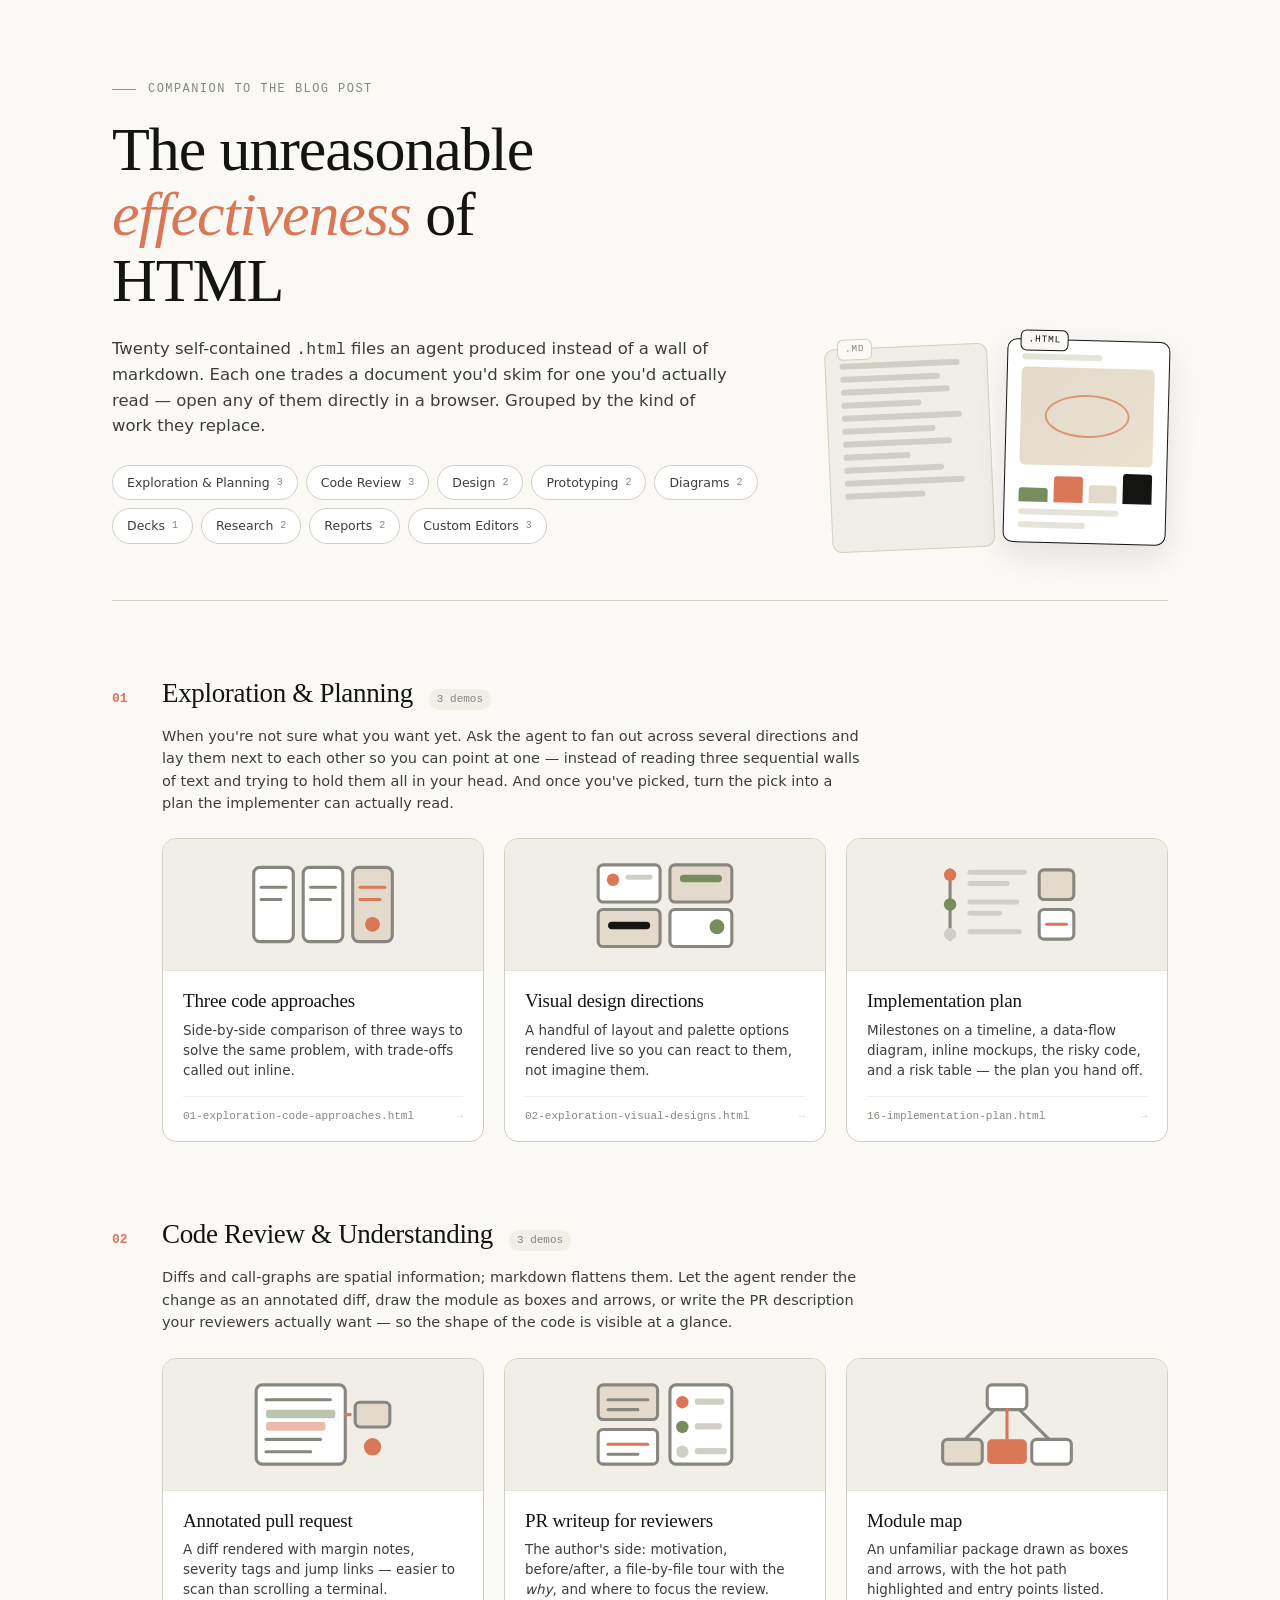
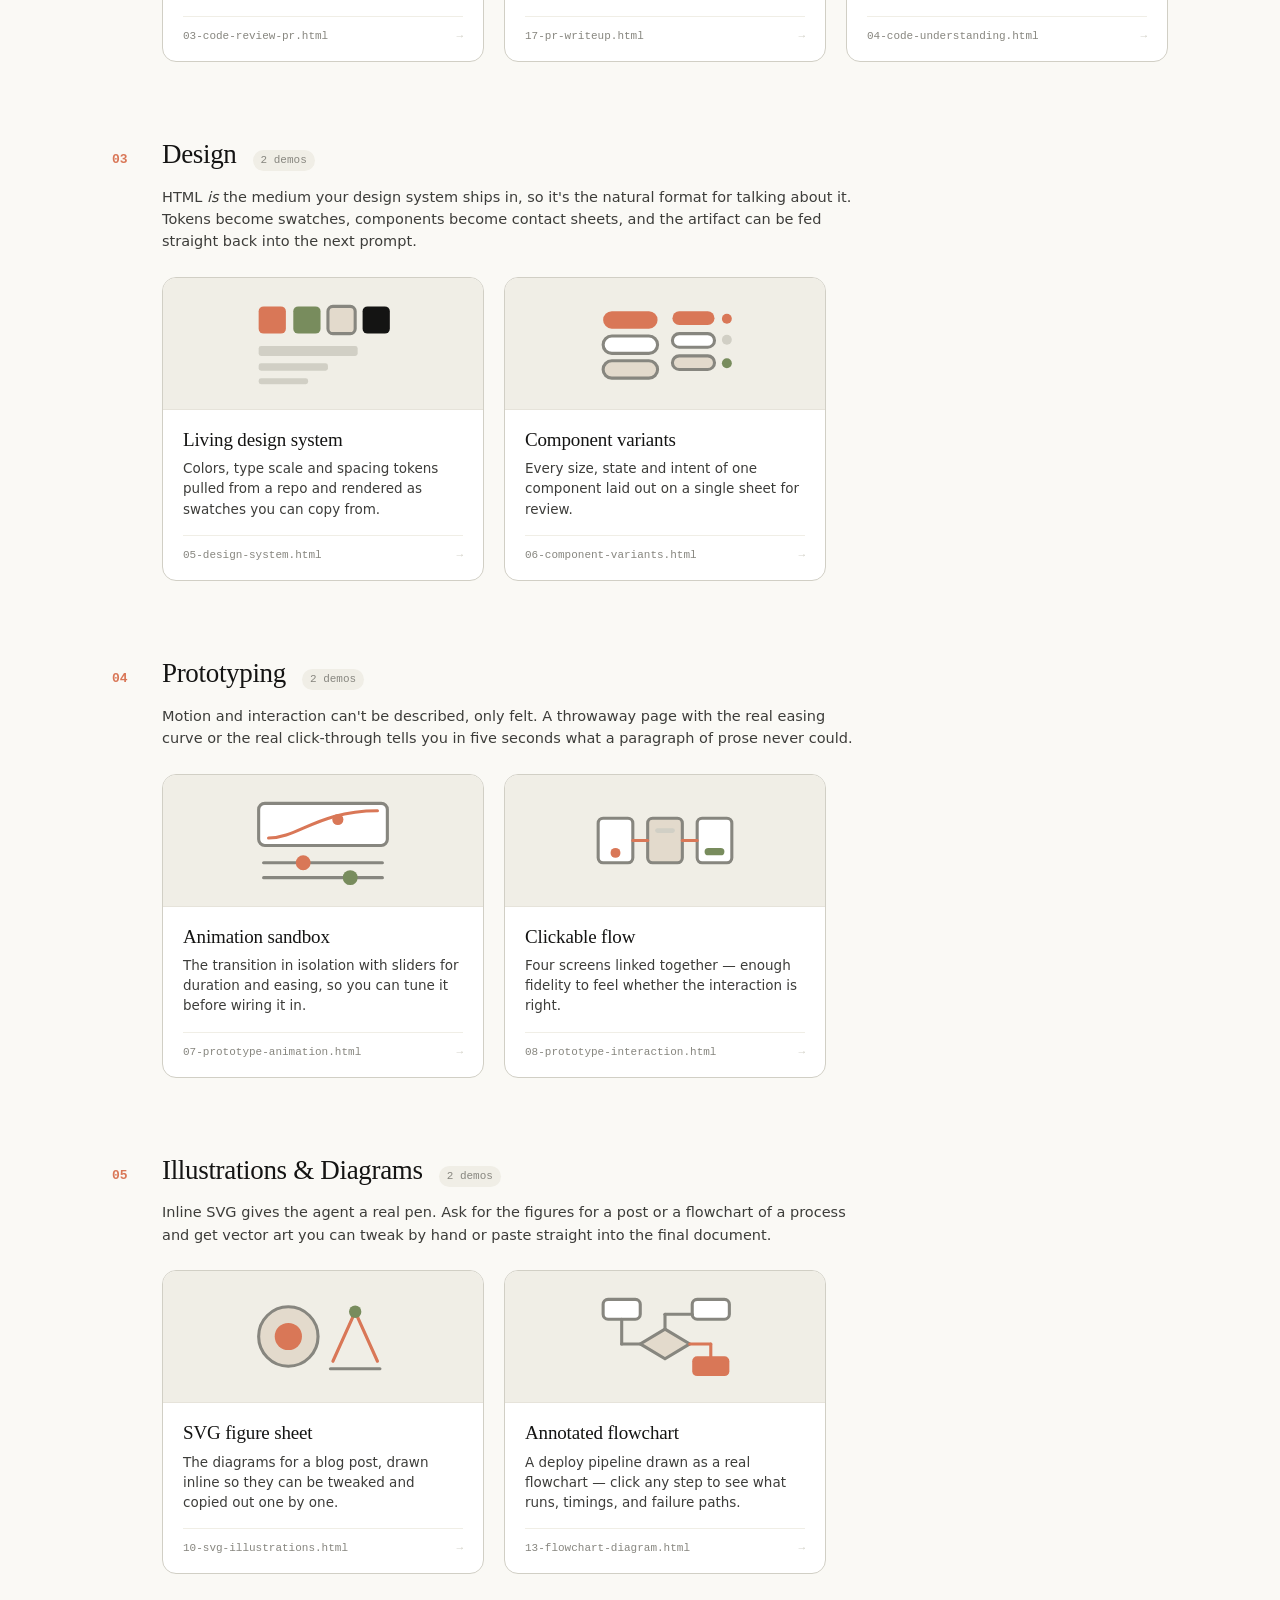
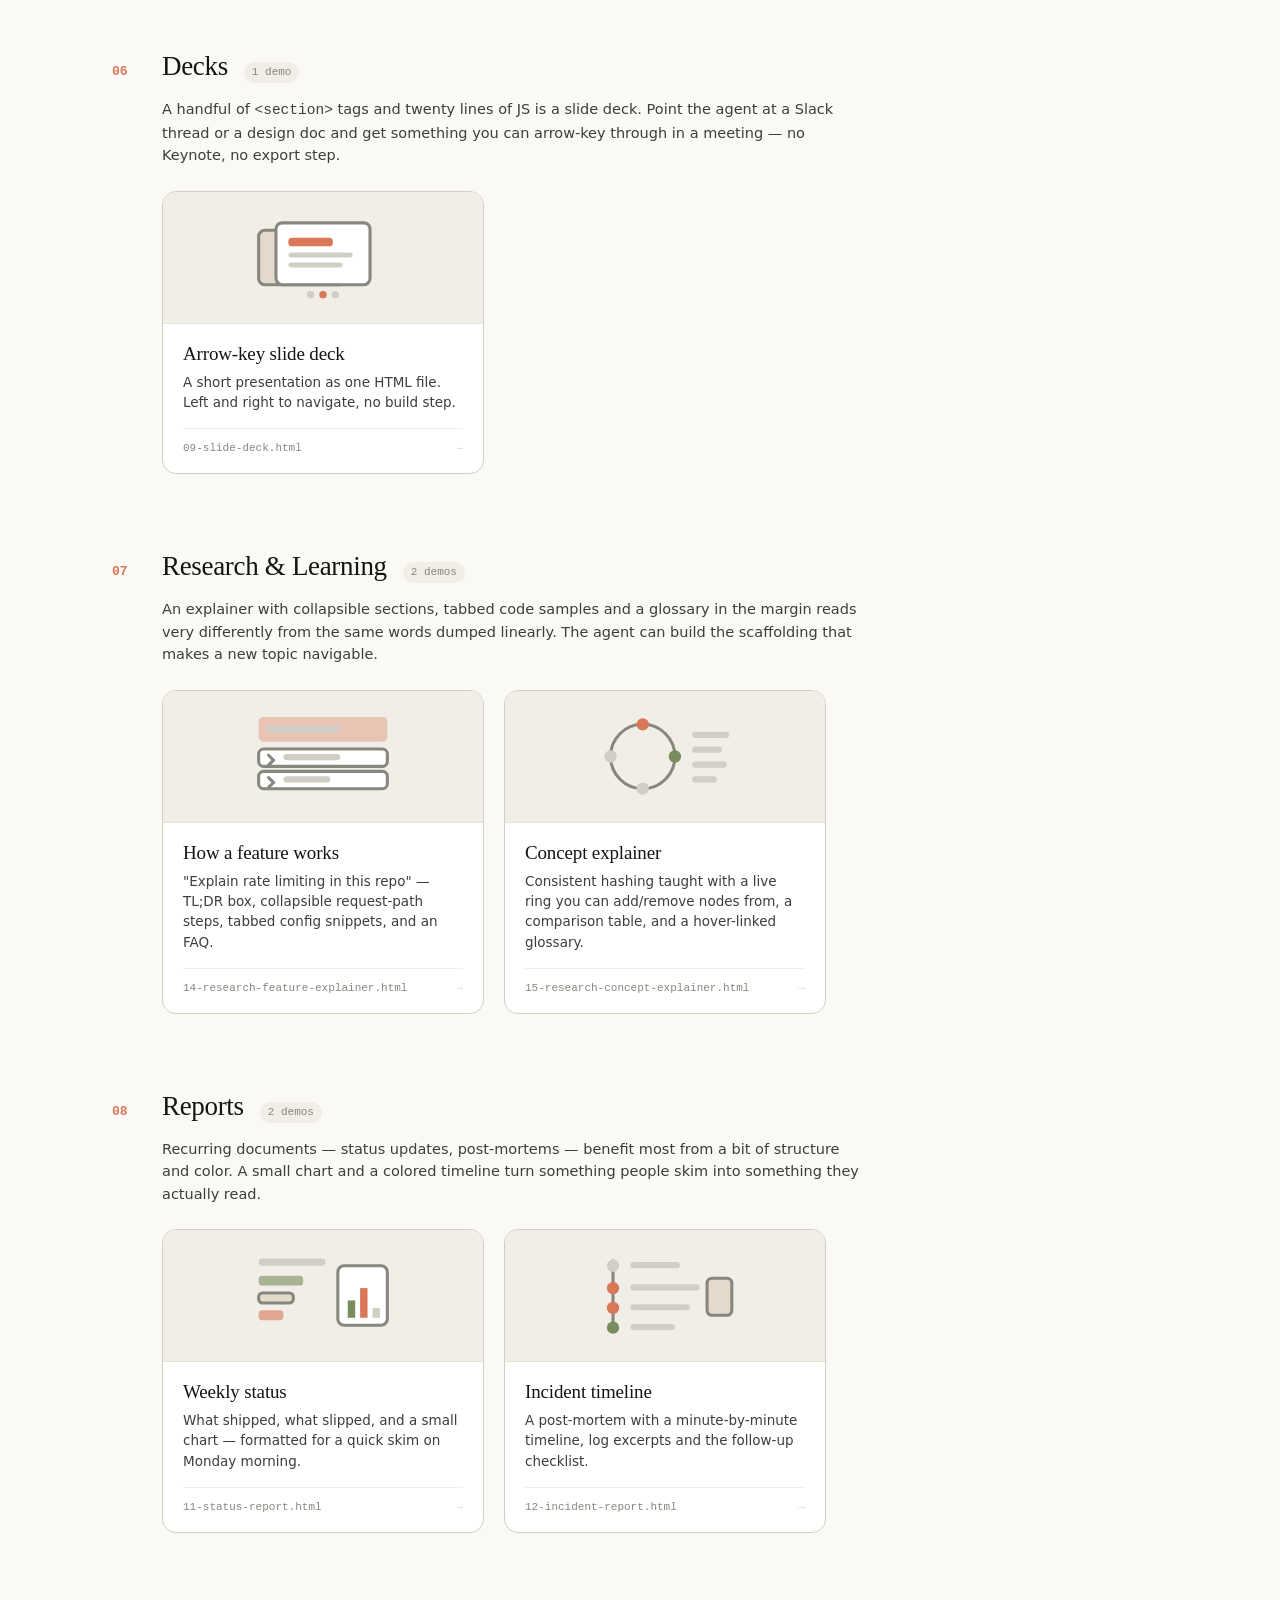
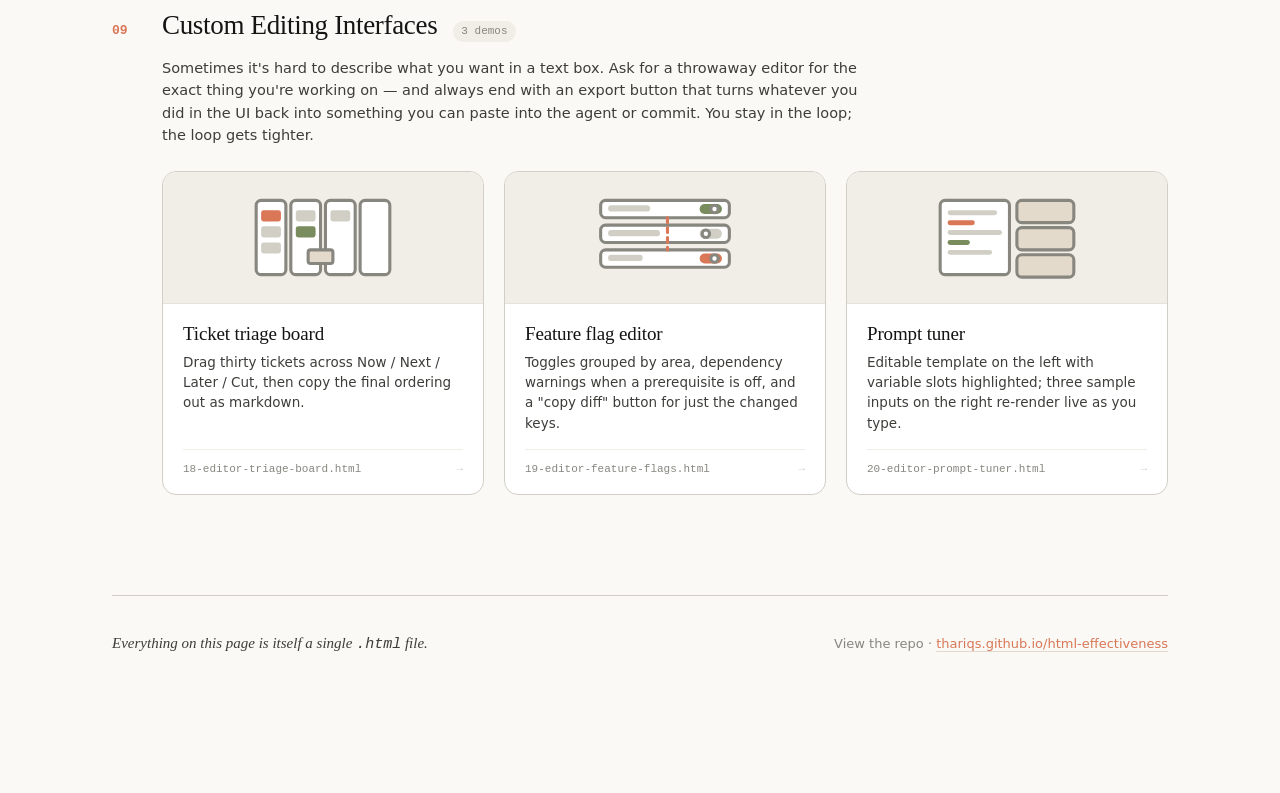
<file: .agents/skills/html-diagram/references/html-effectiveness/index.html>
<!-- Copyright 2026 Anthropic PBC · SPDX-License-Identifier: Apache-2.0 -->
<!doctype html>
<html lang="en">
<head>
<meta charset="utf-8">
<meta name="viewport" content="width=device-width, initial-scale=1">
<title>The unreasonable effectiveness of HTML — examples</title>
<style>
  :root {
    --ivory:  #FAF9F5;
    --paper:  #FFFFFF;
    --slate:  #141413;
    --clay:   #D97757;
    --clay-d: #B85C3E;
    --oat:    #E3DACC;
    --olive:  #788C5D;
    --g100:   #F0EEE6;
    --g200:   #E6E3DA;
    --g300:   #D1CFC5;
    --g500:   #87867F;
    --g700:   #3D3D3A;
    --serif: ui-serif, Georgia, "Times New Roman", Times, serif;
    --sans: system-ui, -apple-system, "Segoe UI", Roboto, Helvetica, Arial, sans-serif;
    --mono: ui-monospace, "SF Mono", Menlo, Monaco, Consolas, monospace;
  }
  * { box-sizing: border-box; }
  html { scroll-behavior: smooth; }
  body {
    margin: 0;
    background: var(--ivory);
    color: var(--slate);
    font-family: var(--sans);
    line-height: 1.55;
    -webkit-font-smoothing: antialiased;
  }
  .wrap { max-width: 1120px; margin: 0 auto; padding: 0 32px 140px; }

  /* ── masthead ─────────────────────────── */

  header.masthead {
    padding: 80px 0 56px;
    border-bottom: 1.5px solid var(--g300);
    margin-bottom: 12px;
    position: relative;
    overflow: visible;
  }
  .eyebrow {
    font-family: var(--mono);
    font-size: 12px;
    letter-spacing: 0.12em;
    text-transform: uppercase;
    color: var(--g500);
    margin-bottom: 18px;
    display: flex;
    align-items: center;
    gap: 12px;
  }
  .eyebrow::before {
    content: "";
    width: 24px; height: 1.5px;
    background: var(--clay);
  }
  h1 {
    font-family: var(--serif);
    font-weight: 500;
    font-size: clamp(38px, 5.4vw, 62px);
    line-height: 1.06;
    letter-spacing: -0.018em;
    margin: 0 0 8px;
    max-width: 17ch;
  }
  h1 em {
    font-style: italic;
    color: var(--clay);
  }
  .intro {
    font-size: 16.5px;
    color: var(--g700);
    margin: 22px 0 0;
    max-width: 620px;
  }
  .intro a { color: var(--clay); text-decoration-color: var(--oat); text-underline-offset: 3px; }
  .intro a:hover { text-decoration-color: var(--clay); }

  .hero-grid {
    display: grid;
    grid-template-columns: 1fr 340px;
    gap: 48px;
    align-items: end;
  }
  @media (max-width: 880px) { .hero-grid { grid-template-columns: 1fr; } }

  /* hero figure — markdown vs html */
  .hero-fig {
    display: grid;
    grid-template-columns: 1fr 1fr;
    gap: 14px;
    align-items: end;
  }
  @media (max-width: 880px) { .hero-fig { max-width: 400px; margin-top: 28px; } }
  .hero-fig .pane {
    border-radius: 10px;
    border: 1.5px solid var(--g300);
    background: var(--paper);
    padding: 14px;
    aspect-ratio: 4/5;
    display: flex;
    flex-direction: column;
    gap: 7px;
    position: relative;
  }
  .hero-fig .pane.md {
    background: var(--g100);
    transform: rotate(-2.5deg) translateY(6px);
  }
  .hero-fig .pane.html {
    transform: rotate(1.5deg);
    border-color: var(--slate);
    box-shadow: 0 12px 32px rgba(20,20,19,.10);
  }
  .hero-fig .tag {
    position: absolute;
    top: -10px; left: 12px;
    font-family: var(--mono);
    font-size: 9.5px;
    letter-spacing: 0.08em;
    text-transform: uppercase;
    background: var(--ivory);
    padding: 2px 7px;
    border: 1.5px solid var(--g300);
    border-radius: 6px;
    color: var(--g500);
  }
  .hero-fig .pane.html .tag { border-color: var(--slate); color: var(--slate); }
  .hero-fig .l { height: 6px; border-radius: 3px; background: var(--g300); }
  .hero-fig .l.w90 { width: 90%; } .hero-fig .l.w75 { width: 75%; }
  .hero-fig .l.w60 { width: 60%; } .hero-fig .l.w82 { width: 82%; }
  .hero-fig .l.w70 { width: 70%; } .hero-fig .l.w50 { width: 50%; }
  .hero-fig .pane.html .l { background: var(--g200); }
  .hero-fig .pane.html .blk {
    border-radius: 5px;
    flex: 1;
    background: linear-gradient(135deg, var(--oat), #ECE1CF);
    position: relative;
    overflow: hidden;
  }
  .hero-fig .pane.html .blk::after {
    content: "";
    position: absolute;
    left: 18%; right: 18%; top: 28%;
    height: 40%;
    border: 2px solid var(--clay);
    border-radius: 50%;
    opacity: .7;
  }
  .hero-fig .pane.html .row {
    display: flex; gap: 6px; align-items: flex-end;
  }
  .hero-fig .pane.html .bar { flex: 1; border-radius: 3px 3px 0 0; }
  .hero-fig .pane.html .bar.b1 { height: 14px; background: var(--olive); }
  .hero-fig .pane.html .bar.b2 { height: 26px; background: var(--clay); }
  .hero-fig .pane.html .bar.b3 { height: 18px; background: var(--oat); }
  .hero-fig .pane.html .bar.b4 { height: 30px; background: var(--slate); }

  /* ── toc pills ────────────────────────── */

  nav.toc {
    display: flex;
    flex-wrap: wrap;
    gap: 8px;
    padding: 26px 0 0;
  }
  nav.toc a {
    font-size: 12.5px;
    padding: 7px 14px;
    border: 1.5px solid var(--g300);
    border-radius: 999px;
    text-decoration: none;
    color: var(--g700);
    background: var(--paper);
    transition: border-color 120ms, color 120ms, background 120ms;
    display: inline-flex;
    align-items: center;
    gap: 7px;
  }
  nav.toc a .n {
    font-family: var(--mono);
    font-size: 10px;
    color: var(--g500);
  }
  nav.toc a:hover { border-color: var(--slate); color: var(--slate); }
  nav.toc a:hover .n { color: var(--clay); }

  /* ── section ──────────────────────────── */

  section {
    margin-top: 72px;
    scroll-margin-top: 28px;
  }
  .sec-head {
    display: flex;
    align-items: baseline;
    gap: 16px;
    margin-bottom: 10px;
  }
  .sec-head .idx {
    font-family: var(--mono);
    font-size: 13px;
    color: var(--clay);
    font-weight: 600;
    width: 34px;
    flex-shrink: 0;
  }
  .sec-head h2 {
    font-family: var(--serif);
    font-weight: 500;
    font-size: 27px;
    margin: 0;
    letter-spacing: -0.012em;
  }
  .sec-head .count {
    font-family: var(--mono);
    font-size: 11px;
    color: var(--g500);
    background: var(--g100);
    padding: 2px 8px;
    border-radius: 999px;
  }
  .sec-intro {
    font-size: 14.5px;
    color: var(--g700);
    max-width: 700px;
    margin: 0 0 24px 50px;
  }
  @media (max-width: 640px) { .sec-intro { margin-left: 0; } }

  /* ── cards ────────────────────────────── */

  .grid {
    display: grid;
    grid-template-columns: repeat(auto-fill, minmax(316px, 1fr));
    gap: 20px;
    margin-left: 50px;
  }
  @media (max-width: 640px) { .grid { margin-left: 0; } }

  a.card {
    display: flex;
    flex-direction: column;
    background: var(--paper);
    border: 1.5px solid var(--g300);
    border-radius: 14px;
    text-decoration: none;
    color: inherit;
    transition: transform 150ms ease, box-shadow 150ms ease, border-color 150ms ease;
    overflow: hidden;
  }
  a.card:hover {
    transform: translateY(-3px);
    box-shadow: 0 10px 30px rgba(20, 20, 19, 0.10);
    border-color: var(--slate);
  }

  .thumb {
    height: 132px;
    background: var(--g100);
    border-bottom: 1.5px solid var(--g200);
    display: flex;
    align-items: center;
    justify-content: center;
    padding: 16px;
    transition: background 150ms ease;
  }
  a.card:hover .thumb { background: var(--oat); }
  .thumb svg {
    width: 100%; height: 100%;
    overflow: visible;
  }
  .thumb svg .st { stroke: var(--g500); fill: none; stroke-width: 2.5; }
  .thumb svg .fl { fill: var(--g300); }
  .thumb svg .cl { fill: var(--clay); }
  .thumb svg .ol { fill: var(--olive); }
  .thumb svg .oa { fill: var(--oat); stroke: var(--g500); stroke-width: 2.5; }
  .thumb svg .sl { fill: var(--slate); }
  .thumb svg .wh { fill: var(--paper); stroke: var(--g500); stroke-width: 2.5; }
  .thumb svg .ln { stroke: var(--g500); stroke-width: 2.5; fill: none; stroke-linecap: round; }
  .thumb svg .lc { stroke: var(--clay); stroke-width: 2.5; fill: none; stroke-linecap: round; }
  .thumb svg .da { stroke-dasharray: 4 4; }
  a.card:hover .thumb svg .fl { fill: var(--g500); }
  a.card:hover .thumb svg .oa { fill: var(--paper); }

  .body { padding: 18px 20px 16px; display: flex; flex-direction: column; flex: 1; }
  .title {
    font-family: var(--serif);
    font-size: 19px;
    font-weight: 500;
    line-height: 1.22;
    color: var(--slate);
    margin-bottom: 7px;
    letter-spacing: -0.008em;
  }
  .desc {
    font-size: 13.5px;
    color: var(--g700);
    line-height: 1.5;
    margin-bottom: 16px;
    flex: 1;
  }
  .file {
    font-family: var(--mono);
    font-size: 11px;
    color: var(--g500);
    border-top: 1px solid var(--g100);
    padding-top: 11px;
    display: flex;
    align-items: center;
    justify-content: space-between;
  }
  .file .arrow { transition: transform 150ms ease; color: var(--g300); }
  a.card:hover .file { color: var(--clay); }
  a.card:hover .file .arrow { transform: translateX(3px); color: var(--clay); }

  /* ── footer ───────────────────────────── */

  footer {
    margin-top: 100px;
    border-top: 1.5px solid var(--g300);
    padding-top: 36px;
    display: flex;
    justify-content: space-between;
    align-items: baseline;
    gap: 20px;
    flex-wrap: wrap;
    font-size: 13px;
    color: var(--g500);
  }
  footer .k { font-family: var(--serif); font-style: italic; color: var(--g700); font-size: 15px; }
  footer a { color: var(--clay); text-decoration-color: var(--oat); text-underline-offset: 3px; }
</style>
</head>
<body>
<div class="wrap">

  <header class="masthead">
    <div class="hero-grid">
      <div>
        <div class="eyebrow">Companion to the blog post</div>
        <h1>The unreasonable <em>effectiveness</em> of HTML</h1>
        <p class="intro">
          Twenty self-contained <code>.html</code> files an agent produced instead of a wall of markdown.
          Each one trades a document you'd skim for one you'd actually read — open any of them directly in
          a browser. Grouped by the kind of work they replace.
        </p>
        <nav class="toc">
          <a href="#exploration">Exploration &amp; Planning <span class="n">3</span></a>
          <a href="#code-review">Code Review <span class="n">3</span></a>
          <a href="#design">Design <span class="n">2</span></a>
          <a href="#prototyping">Prototyping <span class="n">2</span></a>
          <a href="#illustrations">Diagrams <span class="n">2</span></a>
          <a href="#decks">Decks <span class="n">1</span></a>
          <a href="#research">Research <span class="n">2</span></a>
          <a href="#reports">Reports <span class="n">2</span></a>
          <a href="#editors">Custom Editors <span class="n">3</span></a>
        </nav>
      </div>
      <div class="hero-fig" aria-hidden="true">
        <div class="pane md">
          <span class="tag">.md</span>
          <span class="l w90"></span><span class="l w75"></span><span class="l w82"></span>
          <span class="l w60"></span><span class="l w90"></span><span class="l w70"></span>
          <span class="l w82"></span><span class="l w50"></span><span class="l w75"></span>
          <span class="l w90"></span><span class="l w60"></span>
        </div>
        <div class="pane html">
          <span class="tag">.html</span>
          <span class="l w60"></span>
          <span class="blk"></span>
          <span class="row"><span class="bar b1"></span><span class="bar b2"></span><span class="bar b3"></span><span class="bar b4"></span></span>
          <span class="l w75"></span><span class="l w50"></span>
        </div>
      </div>
    </div>
  </header>

  <!-- ============================== Exploration & Planning ============================== -->
  <section id="exploration">
    <div class="sec-head"><span class="idx">01</span><h2>Exploration &amp; Planning</h2><span class="count">3 demos</span></div>
    <p class="sec-intro">
      When you're not sure what you want yet. Ask the agent to fan out across several directions and lay
      them next to each other so you can point at one — instead of reading three sequential walls of text
      and trying to hold them all in your head. And once you've picked, turn the pick into a plan the
      implementer can actually read.
    </p>
    <div class="grid">
      <a class="card" href="01-exploration-code-approaches.html">
        <div class="thumb"><svg viewBox="0 0 120 80">
          <rect class="wh" x="4" y="10" width="32" height="60" rx="5"/>
          <rect class="wh" x="44" y="10" width="32" height="60" rx="5"/>
          <rect class="oa" x="84" y="10" width="32" height="60" rx="5"/>
          <line class="ln" x1="10" y1="26" x2="30" y2="26"/><line class="ln" x1="10" y1="36" x2="26" y2="36"/>
          <line class="ln" x1="50" y1="26" x2="70" y2="26"/><line class="ln" x1="50" y1="36" x2="66" y2="36"/>
          <line class="lc" x1="90" y1="26" x2="110" y2="26"/><line class="lc" x1="90" y1="36" x2="106" y2="36"/>
          <circle class="cl" cx="100" cy="56" r="6"/>
        </svg></div>
        <div class="body">
          <div class="title">Three code approaches</div>
          <div class="desc">Side-by-side comparison of three ways to solve the same problem, with trade-offs called out inline.</div>
          <div class="file"><span>01-exploration-code-approaches.html</span><span class="arrow">→</span></div>
        </div>
      </a>
      <a class="card" href="02-exploration-visual-designs.html">
        <div class="thumb"><svg viewBox="0 0 120 80">
          <rect class="wh" x="6" y="8" width="50" height="30" rx="4"/>
          <rect class="oa" x="64" y="8" width="50" height="30" rx="4"/>
          <rect class="oa" x="6" y="44" width="50" height="30" rx="4"/>
          <rect class="wh" x="64" y="44" width="50" height="30" rx="4"/>
          <circle class="cl" cx="18" cy="20" r="5"/><rect class="fl" x="28" y="16" width="22" height="4" rx="2"/>
          <rect class="ol" x="72" y="16" width="34" height="6" rx="3"/>
          <rect class="sl" x="14" y="54" width="34" height="6" rx="3"/>
          <circle class="ol" cx="102" cy="58" r="6"/>
        </svg></div>
        <div class="body">
          <div class="title">Visual design directions</div>
          <div class="desc">A handful of layout and palette options rendered live so you can react to them, not imagine them.</div>
          <div class="file"><span>02-exploration-visual-designs.html</span><span class="arrow">→</span></div>
        </div>
      </a>
      <a class="card" href="16-implementation-plan.html">
        <div class="thumb"><svg viewBox="0 0 120 80">
          <line class="ln" x1="14" y1="12" x2="14" y2="68"/>
          <circle class="cl" cx="14" cy="16" r="5"/><circle class="ol" cx="14" cy="40" r="5"/><circle class="fl" cx="14" cy="64" r="5"/>
          <rect class="fl" x="28" y="12" width="48" height="4" rx="2"/><rect class="fl" x="28" y="21" width="34" height="4" rx="2"/>
          <rect class="fl" x="28" y="36" width="42" height="4" rx="2"/><rect class="fl" x="28" y="45" width="28" height="4" rx="2"/>
          <rect class="fl" x="28" y="60" width="44" height="4" rx="2"/>
          <rect class="oa" x="86" y="12" width="28" height="24" rx="4"/>
          <rect class="wh" x="86" y="44" width="28" height="24" rx="4"/>
          <line class="lc" x1="92" y1="56" x2="108" y2="56"/>
        </svg></div>
        <div class="body">
          <div class="title">Implementation plan</div>
          <div class="desc">Milestones on a timeline, a data-flow diagram, inline mockups, the risky code, and a risk table — the plan you hand off.</div>
          <div class="file"><span>16-implementation-plan.html</span><span class="arrow">→</span></div>
        </div>
      </a>
    </div>
  </section>

  <!-- ============================== Code Review & Understanding ============================== -->
  <section id="code-review">
    <div class="sec-head"><span class="idx">02</span><h2>Code Review &amp; Understanding</h2><span class="count">3 demos</span></div>
    <p class="sec-intro">
      Diffs and call-graphs are spatial information; markdown flattens them. Let the agent render the
      change as an annotated diff, draw the module as boxes and arrows, or write the PR description your
      reviewers actually want — so the shape of the code is visible at a glance.
    </p>
    <div class="grid">
      <a class="card" href="03-code-review-pr.html">
        <div class="thumb"><svg viewBox="0 0 120 80">
          <rect class="wh" x="6" y="8" width="72" height="64" rx="5"/>
          <line class="ln" x1="14" y1="20" x2="66" y2="20"/>
          <rect class="ol" x="14" y="28" width="56" height="7" rx="2" opacity=".5"/>
          <rect class="cl" x="14" y="38" width="48" height="7" rx="2" opacity=".5"/>
          <line class="ln" x1="14" y1="52" x2="58" y2="52"/><line class="ln" x1="14" y1="62" x2="50" y2="62"/>
          <rect class="oa" x="86" y="22" width="28" height="20" rx="4"/>
          <line class="lc da" x1="78" y1="32" x2="86" y2="32"/>
          <circle class="cl" cx="100" cy="58" r="7"/>
        </svg></div>
        <div class="body">
          <div class="title">Annotated pull request</div>
          <div class="desc">A diff rendered with margin notes, severity tags and jump links — easier to scan than scrolling a terminal.</div>
          <div class="file"><span>03-code-review-pr.html</span><span class="arrow">→</span></div>
        </div>
      </a>
      <a class="card" href="17-pr-writeup.html">
        <div class="thumb"><svg viewBox="0 0 120 80">
          <rect class="oa" x="6" y="8" width="48" height="28" rx="4"/>
          <rect class="wh" x="6" y="44" width="48" height="28" rx="4"/>
          <line class="ln" x1="14" y1="20" x2="46" y2="20"/><line class="ln" x1="14" y1="28" x2="38" y2="28"/>
          <line class="lc" x1="14" y1="56" x2="46" y2="56"/><line class="ln" x1="14" y1="64" x2="38" y2="64"/>
          <rect class="wh" x="64" y="8" width="50" height="64" rx="5"/>
          <circle class="cl" cx="74" cy="22" r="5"/><rect class="fl" x="84" y="19" width="24" height="5" rx="2"/>
          <circle class="ol" cx="74" cy="42" r="5"/><rect class="fl" x="84" y="39" width="22" height="5" rx="2"/>
          <circle class="fl" cx="74" cy="62" r="5"/><rect class="fl" x="84" y="59" width="26" height="5" rx="2"/>
        </svg></div>
        <div class="body">
          <div class="title">PR writeup for reviewers</div>
          <div class="desc">The author's side: motivation, before/after, a file-by-file tour with the <em>why</em>, and where to focus the review.</div>
          <div class="file"><span>17-pr-writeup.html</span><span class="arrow">→</span></div>
        </div>
      </a>
      <a class="card" href="04-code-understanding.html">
        <div class="thumb"><svg viewBox="0 0 120 80">
          <rect class="wh" x="44" y="8" width="32" height="20" rx="4"/>
          <rect class="oa" x="8" y="52" width="32" height="20" rx="4"/>
          <rect class="cl" x="44" y="52" width="32" height="20" rx="4"/>
          <rect class="wh" x="80" y="52" width="32" height="20" rx="4"/>
          <line class="ln" x1="50" y1="28" x2="26" y2="52"/>
          <line class="lc" x1="60" y1="28" x2="60" y2="52"/>
          <line class="ln" x1="70" y1="28" x2="94" y2="52"/>
        </svg></div>
        <div class="body">
          <div class="title">Module map</div>
          <div class="desc">An unfamiliar package drawn as boxes and arrows, with the hot path highlighted and entry points listed.</div>
          <div class="file"><span>04-code-understanding.html</span><span class="arrow">→</span></div>
        </div>
      </a>
    </div>
  </section>

  <!-- ============================== Design ============================== -->
  <section id="design">
    <div class="sec-head"><span class="idx">03</span><h2>Design</h2><span class="count">2 demos</span></div>
    <p class="sec-intro">
      HTML <em>is</em> the medium your design system ships in, so it's the natural format for talking about
      it. Tokens become swatches, components become contact sheets, and the artifact can be fed straight
      back into the next prompt.
    </p>
    <div class="grid">
      <a class="card" href="05-design-system.html">
        <div class="thumb"><svg viewBox="0 0 120 80">
          <rect class="cl" x="8" y="10" width="22" height="22" rx="4"/>
          <rect class="ol" x="36" y="10" width="22" height="22" rx="4"/>
          <rect class="oa" x="64" y="10" width="22" height="22" rx="4"/>
          <rect class="sl" x="92" y="10" width="22" height="22" rx="4"/>
          <rect class="fl" x="8" y="42" width="80" height="8" rx="2"/>
          <rect class="fl" x="8" y="56" width="56" height="6" rx="2"/>
          <rect class="fl" x="8" y="68" width="40" height="5" rx="2"/>
        </svg></div>
        <div class="body">
          <div class="title">Living design system</div>
          <div class="desc">Colors, type scale and spacing tokens pulled from a repo and rendered as swatches you can copy from.</div>
          <div class="file"><span>05-design-system.html</span><span class="arrow">→</span></div>
        </div>
      </a>
      <a class="card" href="06-component-variants.html">
        <div class="thumb"><svg viewBox="0 0 120 80">
          <rect class="cl" x="10" y="14" width="44" height="14" rx="7"/>
          <rect class="wh" x="10" y="34" width="44" height="14" rx="7"/>
          <rect class="oa" x="10" y="54" width="44" height="14" rx="7"/>
          <rect class="cl" x="66" y="14" width="34" height="11" rx="5.5"/>
          <rect class="wh" x="66" y="32" width="34" height="11" rx="5.5"/>
          <rect class="oa" x="66" y="50" width="34" height="11" rx="5.5"/>
          <circle class="cl" cx="110" cy="20" r="4"/><circle class="fl" cx="110" cy="37" r="4"/><circle class="ol" cx="110" cy="56" r="4"/>
        </svg></div>
        <div class="body">
          <div class="title">Component variants</div>
          <div class="desc">Every size, state and intent of one component laid out on a single sheet for review.</div>
          <div class="file"><span>06-component-variants.html</span><span class="arrow">→</span></div>
        </div>
      </a>
    </div>
  </section>

  <!-- ============================== Prototyping ============================== -->
  <section id="prototyping">
    <div class="sec-head"><span class="idx">04</span><h2>Prototyping</h2><span class="count">2 demos</span></div>
    <p class="sec-intro">
      Motion and interaction can't be described, only felt. A throwaway page with the real easing curve or
      the real click-through tells you in five seconds what a paragraph of prose never could.
    </p>
    <div class="grid">
      <a class="card" href="07-prototype-animation.html">
        <div class="thumb"><svg viewBox="0 0 120 80">
          <rect class="wh" x="8" y="10" width="104" height="34" rx="5"/>
          <path class="lc" d="M16 38 C 40 38, 56 16, 104 16" fill="none"/>
          <circle class="cl" cx="72" cy="23" r="4.5"/>
          <line class="ln" x1="12" y1="58" x2="108" y2="58"/><circle class="cl" cx="44" cy="58" r="6"/>
          <line class="ln" x1="12" y1="70" x2="108" y2="70"/><circle class="ol" cx="82" cy="70" r="6"/>
        </svg></div>
        <div class="body">
          <div class="title">Animation sandbox</div>
          <div class="desc">The transition in isolation with sliders for duration and easing, so you can tune it before wiring it in.</div>
          <div class="file"><span>07-prototype-animation.html</span><span class="arrow">→</span></div>
        </div>
      </a>
      <a class="card" href="08-prototype-interaction.html">
        <div class="thumb"><svg viewBox="0 0 120 80">
          <rect class="wh" x="6" y="22" width="28" height="36" rx="4"/>
          <rect class="oa" x="46" y="22" width="28" height="36" rx="4"/>
          <rect class="wh" x="86" y="22" width="28" height="36" rx="4"/>
          <line class="lc" x1="34" y1="40" x2="46" y2="40"/>
          <line class="lc" x1="74" y1="40" x2="86" y2="40"/>
          <circle class="cl" cx="20" cy="50" r="4"/><rect class="fl" x="52" y="30" width="16" height="4" rx="2"/><rect class="ol" x="92" y="46" width="16" height="6" rx="3"/>
        </svg></div>
        <div class="body">
          <div class="title">Clickable flow</div>
          <div class="desc">Four screens linked together — enough fidelity to feel whether the interaction is right.</div>
          <div class="file"><span>08-prototype-interaction.html</span><span class="arrow">→</span></div>
        </div>
      </a>
    </div>
  </section>

  <!-- ============================== Illustrations & Diagrams ============================== -->
  <section id="illustrations">
    <div class="sec-head"><span class="idx">05</span><h2>Illustrations &amp; Diagrams</h2><span class="count">2 demos</span></div>
    <p class="sec-intro">
      Inline SVG gives the agent a real pen. Ask for the figures for a post or a flowchart of a process and
      get vector art you can tweak by hand or paste straight into the final document.
    </p>
    <div class="grid">
      <a class="card" href="10-svg-illustrations.html">
        <div class="thumb"><svg viewBox="0 0 120 80">
          <circle class="oa" cx="32" cy="40" r="24"/>
          <circle class="cl" cx="32" cy="40" r="11"/>
          <path class="lc" d="M68 60 L86 20 L104 60" fill="none"/>
          <line class="ln" x1="66" y1="66" x2="106" y2="66"/>
          <circle class="ol" cx="86" cy="20" r="5"/>
        </svg></div>
        <div class="body">
          <div class="title">SVG figure sheet</div>
          <div class="desc">The diagrams for a blog post, drawn inline so they can be tweaked and copied out one by one.</div>
          <div class="file"><span>10-svg-illustrations.html</span><span class="arrow">→</span></div>
        </div>
      </a>
      <a class="card" href="13-flowchart-diagram.html">
        <div class="thumb"><svg viewBox="0 0 120 80">
          <rect class="wh" x="10" y="10" width="30" height="16" rx="4"/>
          <path class="oa" d="M60 34 L80 46 L60 58 L40 46 Z"/>
          <rect class="wh" x="82" y="10" width="30" height="16" rx="4"/>
          <rect class="cl" x="82" y="56" width="30" height="16" rx="4"/>
          <line class="ln" x1="25" y1="26" x2="25" y2="46"/><line class="ln" x1="25" y1="46" x2="40" y2="46"/>
          <line class="lc" x1="80" y1="46" x2="97" y2="46"/><line class="lc" x1="97" y1="46" x2="97" y2="56"/>
          <line class="ln" x1="60" y1="34" x2="60" y2="22"/><line class="ln" x1="60" y1="22" x2="82" y2="22"/>
        </svg></div>
        <div class="body">
          <div class="title">Annotated flowchart</div>
          <div class="desc">A deploy pipeline drawn as a real flowchart — click any step to see what runs, timings, and failure paths.</div>
          <div class="file"><span>13-flowchart-diagram.html</span><span class="arrow">→</span></div>
        </div>
      </a>
    </div>
  </section>

  <!-- ============================== Decks ============================== -->
  <section id="decks">
    <div class="sec-head"><span class="idx">06</span><h2>Decks</h2><span class="count">1 demo</span></div>
    <p class="sec-intro">
      A handful of <code>&lt;section&gt;</code> tags and twenty lines of JS is a slide deck. Point the agent at a
      Slack thread or a design doc and get something you can arrow-key through in a meeting — no Keynote,
      no export step.
    </p>
    <div class="grid">
      <a class="card" href="09-slide-deck.html">
        <div class="thumb"><svg viewBox="0 0 120 80">
          <rect class="oa" x="8" y="18" width="70" height="44" rx="5"/>
          <rect class="wh" x="22" y="12" width="76" height="50" rx="5"/>
          <rect class="cl" x="32" y="24" width="36" height="7" rx="3"/>
          <rect class="fl" x="32" y="36" width="52" height="4" rx="2"/><rect class="fl" x="32" y="44" width="44" height="4" rx="2"/>
          <circle class="fl" cx="50" cy="70" r="3"/><circle class="cl" cx="60" cy="70" r="3"/><circle class="fl" cx="70" cy="70" r="3"/>
        </svg></div>
        <div class="body">
          <div class="title">Arrow-key slide deck</div>
          <div class="desc">A short presentation as one HTML file. Left and right to navigate, no build step.</div>
          <div class="file"><span>09-slide-deck.html</span><span class="arrow">→</span></div>
        </div>
      </a>
    </div>
  </section>

  <!-- ============================== Research & Learning ============================== -->
  <section id="research">
    <div class="sec-head"><span class="idx">07</span><h2>Research &amp; Learning</h2><span class="count">2 demos</span></div>
    <p class="sec-intro">
      An explainer with collapsible sections, tabbed code samples and a glossary in the margin reads very
      differently from the same words dumped linearly. The agent can build the scaffolding that makes a new
      topic navigable.
    </p>
    <div class="grid">
      <a class="card" href="14-research-feature-explainer.html">
        <div class="thumb"><svg viewBox="0 0 120 80">
          <rect class="cl" x="8" y="8" width="104" height="20" rx="4" opacity=".35"/>
          <rect class="fl" x="14" y="15" width="60" height="6" rx="3"/>
          <rect class="wh" x="8" y="34" width="104" height="14" rx="4"/>
          <rect class="wh" x="8" y="52" width="104" height="14" rx="4"/>
          <path class="ln" d="M16 39 l4 4 l-4 4"/><rect class="fl" x="28" y="38" width="46" height="5" rx="2.5"/>
          <path class="ln" d="M16 57 l4 4 l-4 4"/><rect class="fl" x="28" y="56" width="38" height="5" rx="2.5"/>
        </svg></div>
        <div class="body">
          <div class="title">How a feature works</div>
          <div class="desc">"Explain rate limiting in this repo" — TL;DR box, collapsible request-path steps, tabbed config snippets, and an FAQ.</div>
          <div class="file"><span>14-research-feature-explainer.html</span><span class="arrow">→</span></div>
        </div>
      </a>
      <a class="card" href="15-research-concept-explainer.html">
        <div class="thumb"><svg viewBox="0 0 120 80">
          <circle class="st" cx="42" cy="40" r="26"/>
          <circle class="cl" cx="42" cy="14" r="5"/><circle class="ol" cx="68" cy="40" r="5"/>
          <circle class="fl" cx="42" cy="66" r="5"/><circle class="fl" cx="16" cy="40" r="5"/>
          <rect class="fl" x="82" y="20" width="30" height="5" rx="2.5"/><rect class="fl" x="82" y="32" width="24" height="5" rx="2.5"/>
          <rect class="fl" x="82" y="44" width="28" height="5" rx="2.5"/><rect class="fl" x="82" y="56" width="20" height="5" rx="2.5"/>
        </svg></div>
        <div class="body">
          <div class="title">Concept explainer</div>
          <div class="desc">Consistent hashing taught with a live ring you can add/remove nodes from, a comparison table, and a hover-linked glossary.</div>
          <div class="file"><span>15-research-concept-explainer.html</span><span class="arrow">→</span></div>
        </div>
      </a>
    </div>
  </section>

  <!-- ============================== Reports ============================== -->
  <section id="reports">
    <div class="sec-head"><span class="idx">08</span><h2>Reports</h2><span class="count">2 demos</span></div>
    <p class="sec-intro">
      Recurring documents — status updates, post-mortems — benefit most from a bit of structure and color.
      A small chart and a colored timeline turn something people skim into something they actually read.
    </p>
    <div class="grid">
      <a class="card" href="11-status-report.html">
        <div class="thumb"><svg viewBox="0 0 120 80">
          <rect class="fl" x="8" y="10" width="54" height="6" rx="3"/>
          <rect class="ol" x="8" y="24" width="36" height="8" rx="3" opacity=".6"/>
          <rect class="oa" x="8" y="38" width="28" height="8" rx="3"/>
          <rect class="cl" x="8" y="52" width="20" height="8" rx="3" opacity=".6"/>
          <rect class="wh" x="72" y="16" width="40" height="48" rx="5"/>
          <rect class="ol" x="80" y="44" width="6" height="14"/>
          <rect class="cl" x="90" y="34" width="6" height="24"/>
          <rect class="fl" x="100" y="50" width="6" height="8"/>
        </svg></div>
        <div class="body">
          <div class="title">Weekly status</div>
          <div class="desc">What shipped, what slipped, and a small chart — formatted for a quick skim on Monday morning.</div>
          <div class="file"><span>11-status-report.html</span><span class="arrow">→</span></div>
        </div>
      </a>
      <a class="card" href="12-incident-report.html">
        <div class="thumb"><svg viewBox="0 0 120 80">
          <line class="ln" x1="18" y1="12" x2="18" y2="68"/>
          <circle class="fl" cx="18" cy="16" r="5"/><circle class="cl" cx="18" cy="34" r="5"/>
          <circle class="cl" cx="18" cy="50" r="5"/><circle class="ol" cx="18" cy="66" r="5"/>
          <rect class="fl" x="32" y="13" width="40" height="5" rx="2.5"/>
          <rect class="fl" x="32" y="31" width="56" height="5" rx="2.5"/>
          <rect class="fl" x="32" y="47" width="48" height="5" rx="2.5"/>
          <rect class="fl" x="32" y="63" width="36" height="5" rx="2.5"/>
          <rect class="oa" x="94" y="26" width="20" height="30" rx="4"/>
        </svg></div>
        <div class="body">
          <div class="title">Incident timeline</div>
          <div class="desc">A post-mortem with a minute-by-minute timeline, log excerpts and the follow-up checklist.</div>
          <div class="file"><span>12-incident-report.html</span><span class="arrow">→</span></div>
        </div>
      </a>
    </div>
  </section>

  <!-- ============================== Custom Editing Interfaces ============================== -->
  <section id="editors">
    <div class="sec-head"><span class="idx">09</span><h2>Custom Editing Interfaces</h2><span class="count">3 demos</span></div>
    <p class="sec-intro">
      Sometimes it's hard to describe what you want in a text box. Ask for a throwaway editor for the exact
      thing you're working on — and always end with an export button that turns whatever you did in the UI
      back into something you can paste into the agent or commit. You stay in the loop; the loop gets tighter.
    </p>
    <div class="grid">
      <a class="card" href="18-editor-triage-board.html">
        <div class="thumb"><svg viewBox="0 0 120 80">
          <rect class="wh" x="6" y="10" width="24" height="60" rx="4"/>
          <rect class="wh" x="34" y="10" width="24" height="60" rx="4"/>
          <rect class="wh" x="62" y="10" width="24" height="60" rx="4"/>
          <rect class="wh" x="90" y="10" width="24" height="60" rx="4"/>
          <rect class="cl" x="10" y="18" width="16" height="9" rx="2"/>
          <rect class="fl" x="10" y="31" width="16" height="9" rx="2"/>
          <rect class="fl" x="10" y="44" width="16" height="9" rx="2"/>
          <rect class="fl" x="38" y="18" width="16" height="9" rx="2"/>
          <rect class="ol" x="38" y="31" width="16" height="9" rx="2"/>
          <rect class="fl" x="66" y="18" width="16" height="9" rx="2"/>
          <rect class="oa" x="48" y="50" width="20" height="11" rx="2"/>
        </svg></div>
        <div class="body">
          <div class="title">Ticket triage board</div>
          <div class="desc">Drag thirty tickets across Now / Next / Later / Cut, then copy the final ordering out as markdown.</div>
          <div class="file"><span>18-editor-triage-board.html</span><span class="arrow">→</span></div>
        </div>
      </a>
      <a class="card" href="19-editor-feature-flags.html">
        <div class="thumb"><svg viewBox="0 0 120 80">
          <rect class="wh" x="8" y="10" width="104" height="14" rx="4"/>
          <rect class="wh" x="8" y="30" width="104" height="14" rx="4"/>
          <rect class="wh" x="8" y="50" width="104" height="14" rx="4"/>
          <rect class="ol" x="88" y="13" width="18" height="8" rx="4"/><circle class="wh" cx="100" cy="17" r="3"/>
          <rect class="fl" x="88" y="33" width="18" height="8" rx="4"/><circle class="wh" cx="93" cy="37" r="3"/>
          <rect class="cl" x="88" y="53" width="18" height="8" rx="4"/><circle class="wh" cx="100" cy="57" r="3"/>
          <rect class="fl" x="14" y="14" width="34" height="5" rx="2.5"/>
          <rect class="fl" x="14" y="34" width="42" height="5" rx="2.5"/>
          <rect class="fl" x="14" y="54" width="28" height="5" rx="2.5"/>
          <line class="lc da" x1="62" y1="24" x2="62" y2="50"/>
        </svg></div>
        <div class="body">
          <div class="title">Feature flag editor</div>
          <div class="desc">Toggles grouped by area, dependency warnings when a prerequisite is off, and a "copy diff" button for just the changed keys.</div>
          <div class="file"><span>19-editor-feature-flags.html</span><span class="arrow">→</span></div>
        </div>
      </a>
      <a class="card" href="20-editor-prompt-tuner.html">
        <div class="thumb"><svg viewBox="0 0 120 80">
          <rect class="wh" x="6" y="10" width="56" height="60" rx="4"/>
          <rect class="fl" x="12" y="18" width="40" height="4" rx="2"/>
          <rect class="cl" x="12" y="26" width="22" height="4" rx="2"/>
          <rect class="fl" x="12" y="34" width="44" height="4" rx="2"/>
          <rect class="ol" x="12" y="42" width="18" height="4" rx="2"/>
          <rect class="fl" x="12" y="50" width="36" height="4" rx="2"/>
          <rect class="oa" x="68" y="10" width="46" height="18" rx="4"/>
          <rect class="oa" x="68" y="32" width="46" height="18" rx="4"/>
          <rect class="oa" x="68" y="54" width="46" height="18" rx="4"/>
        </svg></div>
        <div class="body">
          <div class="title">Prompt tuner</div>
          <div class="desc">Editable template on the left with variable slots highlighted; three sample inputs on the right re-render live as you type.</div>
          <div class="file"><span>20-editor-prompt-tuner.html</span><span class="arrow">→</span></div>
        </div>
      </a>
    </div>
  </section>

  <footer>
    <span class="k">Everything on this page is itself a single <code>.html</code> file.</span>
    <span>View the repo · <a href="https://thariqs.github.io/html-effectiveness/">thariqs.github.io/html-effectiveness</a></span>
  </footer>

</div>
</body>
</html>
</file>
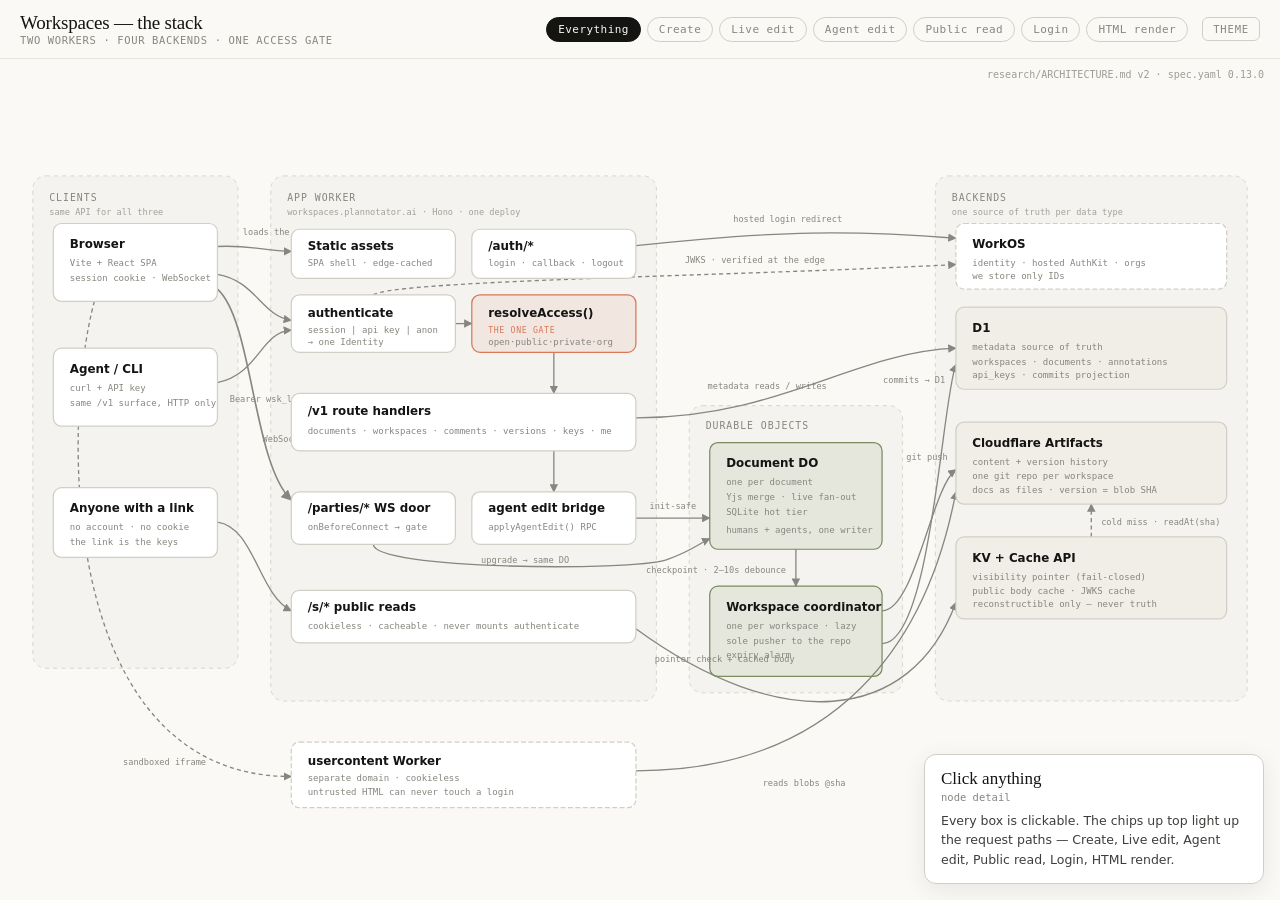
<file: .agents/skills/html-diagram/references/architecture-example.html>
<!doctype html>
<html lang="en">
<head>
<meta charset="utf-8">
<meta name="viewport" content="width=device-width, initial-scale=1">
<title>Workspaces — Architecture</title>
<script>
  (function () {
    const saved = localStorage.getItem('theme');
    const dark = saved ? saved === 'dark' : matchMedia('(prefers-color-scheme: dark)').matches;
    document.documentElement.classList.toggle('dark', dark);
  })();
</script>
<style>
  :root {
    --bg: #FAF9F5; --surface: #FFFFFF; --surface2: #F0EEE6;
    --ink: #141413; --body: #3D3D3A; --muted: #87867F;
    --line: #D1CFC5; --line-soft: #E6E3DA;
    --clay: #D97757; --clay-soft: rgba(217,119,87,0.10);
    --olive: #788C5D; --olive-soft: rgba(120,140,93,0.12);
    --gold: #C9A45C; --blue: #5B7E96;
    --zone: rgba(20,20,19,0.025); --zone-line: #D1CFC5;
    --serif: ui-serif, Georgia, "Times New Roman", serif;
    --sans: system-ui, -apple-system, "Segoe UI", Roboto, sans-serif;
    --mono: ui-monospace, "SF Mono", Menlo, Consolas, monospace;
  }
  html.dark {
    --bg: #141413; --surface: #1F1F1D; --surface2: #2A2A28;
    --ink: #FAF9F5; --body: #D1CFC5; --muted: #87867F;
    --line: #3D3D3A; --line-soft: #2A2A28;
    --clay: #E48A6E; --clay-soft: rgba(228,138,110,0.14);
    --olive: #9DB07C; --olive-soft: rgba(157,176,124,0.16);
    --gold: #D4B36F; --blue: #7FA3BC;
    --zone: rgba(250,249,245,0.03); --zone-line: #3D3D3A;
  }
  * { box-sizing: border-box; margin: 0; padding: 0; }
  html, body { height: 100%; }
  body {
    background: var(--bg); color: var(--body); font-family: var(--sans);
    -webkit-font-smoothing: antialiased; display: flex; flex-direction: column; overflow: hidden;
  }

  /* ── top bar ─────────────────────────────── */
  .bar {
    display: flex; align-items: center; gap: 14px; flex-wrap: wrap;
    padding: 12px 20px; border-bottom: 1px solid var(--line-soft); flex: none;
  }
  .bar h1 { font-family: var(--serif); font-weight: 500; font-size: 19px; color: var(--ink); letter-spacing: -0.01em; }
  .bar .sub { font-family: var(--mono); font-size: 10.5px; color: var(--muted); letter-spacing: 0.06em; text-transform: uppercase; }
  .spacer { flex: 1; }
  .chips { display: flex; gap: 6px; flex-wrap: wrap; }
  .chip {
    font-family: var(--mono); font-size: 11px; letter-spacing: 0.04em;
    padding: 5px 11px; border: 1px solid var(--line); border-radius: 999px;
    background: transparent; color: var(--muted); cursor: pointer; transition: all .15s ease;
  }
  .chip:hover { color: var(--ink); border-color: var(--muted); }
  .chip.on { background: var(--ink); border-color: var(--ink); color: var(--bg); }
  #themeToggle {
    font-family: var(--mono); font-size: 10.5px; text-transform: uppercase; letter-spacing: 0.08em;
    padding: 5px 10px; border: 1px solid var(--line); border-radius: 6px;
    background: transparent; color: var(--muted); cursor: pointer;
  }
  #themeToggle:hover { color: var(--ink); border-color: var(--muted); }

  /* ── stage ───────────────────────────────── */
  .stage { flex: 1; position: relative; min-height: 0; }
  .stage svg { position: absolute; inset: 0; width: 100%; height: 100%; display: block; }

  /* zones */
  .zone rect { fill: var(--zone); stroke: var(--zone-line); stroke-width: 1; stroke-dasharray: 5 5; rx: 16; }
  .zone .ztitle { font-family: var(--mono); font-size: 12px; letter-spacing: 0.1em; text-transform: uppercase; fill: var(--muted); }
  .zone .zsub { font-family: var(--mono); font-size: 10.5px; fill: var(--muted); opacity: 0.75; }

  /* nodes */
  .node { cursor: pointer; }
  .node rect { fill: var(--surface); stroke: var(--line); stroke-width: 1.5; rx: 10; transition: stroke .15s ease, filter .15s ease; }
  .node:hover rect { stroke: var(--muted); }
  .node.sel rect { stroke: var(--clay) !important; stroke-width: 2; }
  .node .t  { font-family: var(--sans); font-size: 14.5px; font-weight: 600; fill: var(--ink); pointer-events: none; }
  .node .m  { font-family: var(--mono); font-size: 11px; fill: var(--muted); pointer-events: none; }
  .node .k  { font-family: var(--mono); font-size: 10px; letter-spacing: 0.08em; text-transform: uppercase; fill: var(--clay); pointer-events: none; }
  .node.gate rect { fill: var(--clay-soft); stroke: var(--clay); }
  .node.store rect { fill: var(--surface2); }
  .node.do rect { fill: var(--olive-soft); stroke: var(--olive); }
  .node.ext rect { stroke-dasharray: 6 3; }

  /* edges */
  .edge { stroke: var(--muted); stroke-width: 1.6; fill: none; marker-end: url(#a-mut); transition: opacity .2s ease, stroke .2s ease; }
  .edge.dash { stroke-dasharray: 5 4; }
  .edge.ws { stroke-width: 2; }
  .elbl { font-family: var(--mono); font-size: 10.5px; fill: var(--muted); transition: opacity .2s ease; }

  /* flow highlighting */
  .stage.flowing .edge { opacity: 0.13; }
  .stage.flowing .elbl { opacity: 0.13; }
  .stage.flowing .node { opacity: 0.30; }
  .stage.flowing .zone { opacity: 0.45; }
  .stage.flowing .edge.lit {
    opacity: 1; stroke: var(--clay); marker-end: url(#a-clay);
    stroke-dasharray: 7 5; animation: march 0.9s linear infinite;
  }
  .stage.flowing .elbl.lit { opacity: 1; fill: var(--clay); }
  .stage.flowing .node.lit { opacity: 1; }
  .stage.flowing .node.lit rect { stroke: var(--clay); }
  @keyframes march { to { stroke-dashoffset: -12; } }
  @media (prefers-reduced-motion: reduce) { .stage.flowing .edge.lit { animation: none; } }

  .badge { font-family: var(--mono); font-size: 11px; font-weight: 700; }
  .badge circle { fill: var(--clay); }
  .badge text { fill: var(--bg); }
  .stage:not(.flowing) .badge { display: none; }

  /* ── floating cards ──────────────────────── */
  .card {
    position: absolute; max-width: 360px;
    background: var(--surface); border: 1px solid var(--line); border-radius: 12px;
    padding: 14px 16px; box-shadow: 0 6px 24px rgba(0,0,0,0.08);
  }
  #detail { right: 16px; bottom: 16px; width: 340px; }
  #detail h3 { font-family: var(--serif); font-weight: 500; font-size: 17px; color: var(--ink); margin-bottom: 2px; }
  #detail .meta { font-family: var(--mono); font-size: 10.5px; color: var(--muted); margin-bottom: 8px; }
  #detail p { font-size: 12.5px; line-height: 1.55; }
  #detail p code, #flowcap code { font-family: var(--mono); font-size: 11px; color: var(--clay); }
  #flowcap { left: 16px; bottom: 16px; max-width: 460px; display: none; }
  #flowcap.show { display: block; }
  #flowcap .fname { font-family: var(--mono); font-size: 10.5px; letter-spacing: 0.08em; text-transform: uppercase; color: var(--clay); margin-bottom: 6px; }
  #flowcap ol { margin-left: 18px; }
  #flowcap li { font-size: 12.5px; line-height: 1.55; }
  .src { position: absolute; top: 10px; right: 16px; font-family: var(--mono); font-size: 10px; color: var(--muted); opacity: 0.8; }
  @media (max-width: 880px) {
    body { overflow: auto; }
    .stage { min-height: 70vh; }
    #detail { position: static; width: auto; margin: 10px 16px; }
    #flowcap { position: static; margin: 0 16px 16px; }
  }
</style>
</head>
<body>

<div class="bar">
  <div>
    <h1>Workspaces — the stack</h1>
    <div class="sub">two workers · four backends · one access gate</div>
  </div>
  <div class="spacer"></div>
  <div class="chips" id="chips">
    <button class="chip on" data-flow="all">Everything</button>
    <button class="chip" data-flow="create">Create</button>
    <button class="chip" data-flow="live">Live edit</button>
    <button class="chip" data-flow="agent">Agent edit</button>
    <button class="chip" data-flow="read">Public read</button>
    <button class="chip" data-flow="login">Login</button>
    <button class="chip" data-flow="render">HTML render</button>
  </div>
  <button id="themeToggle">Theme</button>
</div>

<div class="stage" id="stage">
<svg viewBox="0 0 1560 980" preserveAspectRatio="xMidYMid meet" role="img" aria-label="Workspaces platform architecture diagram">
  <defs>
    <marker id="a-mut" viewBox="0 0 10 10" refX="9" refY="5" markerWidth="6.5" markerHeight="6.5" orient="auto-start-reverse">
      <path d="M0,0 L10,5 L0,10 z" style="fill: var(--muted)"/>
    </marker>
    <marker id="a-clay" viewBox="0 0 10 10" refX="9" refY="5" markerWidth="6.5" markerHeight="6.5" orient="auto-start-reverse">
      <path d="M0,0 L10,5 L0,10 z" style="fill: var(--clay)"/>
    </marker>
  </defs>
  <!-- ── zones ─────────────────────────────── -->
  <g class="zone" id="z-clients">
    <rect x="40" y="120" width="250" height="600"/>
    <text class="ztitle" x="60" y="150">Clients</text>
    <text class="zsub" x="60" y="168">same API for all three</text>
  </g>
  <g class="zone" id="z-app">
    <rect x="330" y="120" width="470" height="640"/>
    <text class="ztitle" x="350" y="150">App Worker</text>
    <text class="zsub" x="350" y="168">workspaces.plannotator.ai · Hono · one deploy</text>
  </g>
  <g class="zone" id="z-do">
    <rect x="840" y="400" width="260" height="350"/>
    <text class="ztitle" x="860" y="428">Durable Objects</text>
  </g>
  <g class="zone" id="z-back">
    <rect x="1140" y="120" width="380" height="640"/>
    <text class="ztitle" x="1160" y="150">Backends</text>
    <text class="zsub" x="1160" y="168">one source of truth per data type</text>
  </g>

  <!-- ── edges ─────────────────────────────── -->
  <path class="edge" id="e-spa"      d="M265,206 C 310,204 322,212 355,212"/>
  <path class="edge" id="e-createB"  d="M265,240 C 312,248 318,290 355,296"/>
  <path class="edge" id="e-createA"  d="M265,372 C 315,362 318,310 355,308"/>
  <path class="edge ws" id="e-ws"    d="M265,258 C 308,296 308,470 355,515"/>
  <path class="edge" id="e-authres"  d="M555,300 L575,300"/>
  <path class="edge" id="e-reshand"  d="M675,335 L675,385"/>
  <path class="edge" id="e-handd1"   d="M775,415 C 950,415 1040,335 1165,330"/>
  <path class="edge" id="e-handbr"   d="M675,455 L675,505"/>
  <path class="edge" id="e-brdo"     d="M775,537 L865,537"/>
  <path class="edge" id="e-pardo"    d="M455,569 C 455,600 770,602 812,588 C 845,576 852,568 865,562"/>
  <path class="edge" id="e-docoord"  d="M970,575 L970,620"/>
  <path class="edge" id="e-coordart" d="M1075,650 C 1115,650 1135,500 1165,478"/>
  <path class="edge" id="e-coordd1"  d="M1075,690 C 1135,690 1148,392 1165,350"/>
  <path class="edge" id="e-viss"     d="M265,542 C 310,548 315,630 355,650"/>
  <path class="edge" id="e-skv"      d="M775,672 C 950,800 1110,790 1165,640"/>
  <path class="edge dash" id="e-kvart" d="M1330,560 L1330,520"/>
  <path class="edge" id="e-authwos"  d="M775,205 C 950,186 1040,186 1165,196"/>
  <path class="edge dash" id="e-jwks" d="M455,265 C 480,247 900,242 1165,228"/>
  <path class="edge dash" id="e-iframe" d="M115,273 C 75,420 70,852 355,852"/>
  <path class="edge" id="e-ucart"    d="M775,845 C 1020,845 1130,690 1165,505"/>

  <!-- edge labels -->
  <text class="elbl" data-e="e-spa" x="296" y="192">loads the app</text>
  <text class="elbl" data-e="e-createA" x="280" y="396">Bearer wsk_live_…</text>
  <text class="elbl" data-e="e-ws" x="320" y="444">WebSocket · Yjs</text>
  <text class="elbl" data-e="e-handd1" x="935" y="380" text-anchor="middle">metadata reads / writes</text>
  <text class="elbl" data-e="e-brdo" x="820" y="526" text-anchor="middle">init-safe</text>
  <text class="elbl" data-e="e-pardo" x="640" y="592" text-anchor="middle">upgrade → same DO</text>
  <text class="elbl" data-e="e-docoord" x="958" y="604" text-anchor="end">checkpoint · 2–10s debounce</text>
  <text class="elbl" data-e="e-coordart" x="1155" y="466" text-anchor="end">git push</text>
  <text class="elbl" data-e="e-coordd1" x="1152" y="372" text-anchor="end">commits → D1</text>
  <text class="elbl" data-e="e-skv" x="798" y="712">pointer check + cached body</text>
  <text class="elbl" data-e="e-kvart" x="1342" y="545">cold miss · readAt(sha)</text>
  <text class="elbl" data-e="e-authwos" x="960" y="176" text-anchor="middle">hosted login redirect</text>
  <text class="elbl" data-e="e-jwks" x="920" y="226" text-anchor="middle">JWKS · verified at the edge</text>
  <text class="elbl" data-e="e-iframe" x="150" y="838">sandboxed iframe</text>
  <text class="elbl" data-e="e-ucart" x="980" y="864" text-anchor="middle">reads blobs @sha</text>
  <!-- ── nodes: clients ────────────────────── -->
  <g class="node" data-k="browser">
    <rect x="65" y="178" width="200" height="95"/>
    <text class="t" x="85" y="208">Browser</text>
    <text class="m" x="85" y="230">Vite + React SPA</text>
    <text class="m" x="85" y="248">session cookie · WebSocket</text>
  </g>
  <g class="node" data-k="agent">
    <rect x="65" y="330" width="200" height="95"/>
    <text class="t" x="85" y="360">Agent / CLI</text>
    <text class="m" x="85" y="382">curl + API key</text>
    <text class="m" x="85" y="400">same /v1 surface, HTTP only</text>
  </g>
  <g class="node" data-k="visitor">
    <rect x="65" y="500" width="200" height="85"/>
    <text class="t" x="85" y="530">Anyone with a link</text>
    <text class="m" x="85" y="552">no account · no cookie</text>
    <text class="m" x="85" y="570">the link is the keys</text>
  </g>

  <!-- ── nodes: app worker ─────────────────── -->
  <g class="node" data-k="spa">
    <rect x="355" y="185" width="200" height="60"/>
    <text class="t" x="375" y="210">Static assets</text>
    <text class="m" x="375" y="230">SPA shell · edge-cached</text>
  </g>
  <g class="node" data-k="authroutes">
    <rect x="575" y="185" width="200" height="60"/>
    <text class="t" x="595" y="210">/auth/*</text>
    <text class="m" x="595" y="230">login · callback · logout</text>
  </g>
  <g class="node" data-k="authenticate">
    <rect x="355" y="265" width="200" height="70"/>
    <text class="t" x="375" y="292">authenticate</text>
    <text class="m" x="375" y="312">session | api key | anon</text>
    <text class="m" x="375" y="326">→ one Identity</text>
  </g>
  <g class="node gate" data-k="resolve">
    <rect x="575" y="265" width="200" height="70"/>
    <text class="t" x="595" y="292">resolveAccess()</text>
    <text class="k" x="595" y="312">the one gate</text>
    <text class="m" x="595" y="326">open·public·private·org</text>
  </g>
  <g class="node" data-k="handlers">
    <rect x="355" y="385" width="420" height="70"/>
    <text class="t" x="375" y="412">/v1 route handlers</text>
    <text class="m" x="375" y="434">documents · workspaces · comments · versions · keys · me</text>
  </g>
  <g class="node" data-k="parties">
    <rect x="355" y="505" width="200" height="64"/>
    <text class="t" x="375" y="530">/parties/* WS door</text>
    <text class="m" x="375" y="552">onBeforeConnect → gate</text>
  </g>
  <g class="node" data-k="bridge">
    <rect x="575" y="505" width="200" height="64"/>
    <text class="t" x="595" y="530">agent edit bridge</text>
    <text class="m" x="595" y="552">applyAgentEdit() RPC</text>
  </g>
  <g class="node" data-k="spub">
    <rect x="355" y="625" width="420" height="64"/>
    <text class="t" x="375" y="650">/s/* public reads</text>
    <text class="m" x="375" y="672">cookieless · cacheable · never mounts authenticate</text>
  </g>

  <!-- ── nodes: durable objects ────────────── -->
  <g class="node do" data-k="docdo">
    <rect x="865" y="445" width="210" height="130"/>
    <text class="t" x="885" y="475">Document DO</text>
    <text class="m" x="885" y="497">one per document</text>
    <text class="m" x="885" y="515">Yjs merge · live fan-out</text>
    <text class="m" x="885" y="533">SQLite hot tier</text>
    <text class="m" x="885" y="555">humans + agents, one writer</text>
  </g>
  <g class="node do" data-k="coorddo">
    <rect x="865" y="620" width="210" height="110"/>
    <text class="t" x="885" y="650">Workspace coordinator</text>
    <text class="m" x="885" y="672">one per workspace · lazy</text>
    <text class="m" x="885" y="690">sole pusher to the repo</text>
    <text class="m" x="885" y="708">expiry alarm</text>
  </g>

  <!-- ── nodes: backends ───────────────────── -->
  <g class="node ext" data-k="workos">
    <rect x="1165" y="178" width="330" height="80"/>
    <text class="t" x="1185" y="208">WorkOS</text>
    <text class="m" x="1185" y="230">identity · hosted AuthKit · orgs</text>
    <text class="m" x="1185" y="246">we store only IDs</text>
  </g>
  <g class="node store" data-k="d1">
    <rect x="1165" y="280" width="330" height="100"/>
    <text class="t" x="1185" y="310">D1</text>
    <text class="m" x="1185" y="332">metadata source of truth</text>
    <text class="m" x="1185" y="350">workspaces · documents · annotations</text>
    <text class="m" x="1185" y="366">api_keys · commits projection</text>
  </g>
  <g class="node store" data-k="artifacts">
    <rect x="1165" y="420" width="330" height="100"/>
    <text class="t" x="1185" y="450">Cloudflare Artifacts</text>
    <text class="m" x="1185" y="472">content + version history</text>
    <text class="m" x="1185" y="490">one git repo per workspace</text>
    <text class="m" x="1185" y="506">docs as files · version = blob SHA</text>
  </g>
  <g class="node store" data-k="kv">
    <rect x="1165" y="560" width="330" height="100"/>
    <text class="t" x="1185" y="590">KV + Cache API</text>
    <text class="m" x="1185" y="612">visibility pointer (fail-closed)</text>
    <text class="m" x="1185" y="630">public body cache · JWKS cache</text>
    <text class="m" x="1185" y="646">reconstructible only — never truth</text>
  </g>

  <!-- ── usercontent worker ────────────────── -->
  <g class="node ext" data-k="usercontent">
    <rect x="355" y="810" width="420" height="80"/>
    <text class="t" x="375" y="838">usercontent Worker</text>
    <text class="m" x="375" y="858">separate domain · cookieless</text>
    <text class="m" x="375" y="874">untrusted HTML can never touch a login</text>
  </g>
</svg>

  <div class="src">research/ARCHITECTURE.md v2 · spec.yaml 0.13.0</div>

  <div class="card" id="flowcap">
    <div class="fname" id="f-name"></div>
    <ol id="f-steps"></ol>
  </div>

  <div class="card" id="detail">
    <h3 id="d-title">Click anything</h3>
    <div class="meta" id="d-meta">node detail</div>
    <p id="d-body">Every box is clickable. The chips up top light up the request paths — Create, Live edit, Agent edit, Public read, Login, HTML render.</p>
  </div>
</div>
<script>
const DETAIL = {
  browser:   { t:"Browser", m:"client · session cookie", b:"The Vite+React SPA, served by the same Worker as the API. Logged-in or anonymous, it's <b>one app</b> — login only unlocks features. Live editing rides a WebSocket per open document." },
  agent:     { t:"Agent / CLI", m:"client · Bearer wsk_live_…", b:"Claude Code, curl, scripts. <b>Same endpoints, same gate, same documents</b> as the UI — an agent edits over HTTP and its change merges live into the same Yjs doc humans are typing in." },
  visitor:   { t:"Anyone with a link", m:"client · no credential", b:"The growth engine. An <code>open</code> workspace's link grants view+edit with no account; <code>public</code> grants view. No tokens, no claim — the link is the keys." },
  spa:       { t:"Static assets", m:"app worker · edge-cached", b:"The SPA shell. <code>run_worker_first</code> pins <code>/v1 /s /auth /parties</code> to the Worker so API calls never fall through to <code>index.html</code>." },
  authroutes:{ t:"/auth/*", m:"app worker · browser-only", b:"Thin redirects to WorkOS hosted login; the callback seals an encrypted session cookie. Scripts never come here — they use API keys." },
  authenticate:{ t:"authenticate", m:"middleware · one identity", b:"Normalizes session cookie / bearer key / nothing into <b>one Identity</b>. Sessions verify against a cached JWKS (zero WorkOS calls per request); keys are one indexed D1 hash lookup." },
  resolve:   { t:"resolveAccess()", m:"the ONE authorization gate", b:"A pure function — workspace row + identity → view / edit / no (and 404 hides existence). HTTP routes, the WebSocket door, and the agent bridge all call <b>this same function</b>. Nothing else decides access." },
  handlers:  { t:"/v1 route handlers", m:"Hono · JSON + markdown", b:"The whole product surface: documents, folder-tree workspaces, comments, version history & restore, duplicate, API keys, <code>/v1/me</code>. Everything the UI can do, an agent can do here." },
  parties:   { t:"/parties/* WS door", m:"WebSocket upgrade", b:"Humans connect here for live editing. <code>onBeforeConnect</code> resolves doc → workspace, runs the same gate, then hands the socket to that document's DO. Cookie-session only by design (agents use HTTP)." },
  bridge:    { t:"Agent edit bridge", m:"getServerByName().applyAgentEdit()", b:"After the gate passes, an agent's PUT/PATCH bridges into the <b>same Document DO</b> via init-safe RPC. The edit merges through Yjs and broadcasts to live editors instantly — one writer, no second path." },
  spub:      { t:"/s/* public reads", m:"cookieless · cacheable", b:"The hot path. Never mounts authenticate, never wakes a DO: a KV visibility pointer gates (fail-closed), then the body serves from edge cache. Checkpoint-fresh (~10s), like Google Docs published links." },
  docdo:     { t:"Document DO", m:"durable object · one per document", b:"The live document. Browsers sync over WebSocket, agents write over RPC — <b>all merge in one Yjs doc</b>. SQLite hot tier makes edits durable between checkpoints; debounced checkpoints flow to the coordinator." },
  coorddo:   { t:"Workspace coordinator", m:"durable object · one per workspace", b:"Born lazily at the first save. The <b>only thing that pushes to the workspace's git repo</b> (structural single-writer), updates the D1 commits projection inline, and owns the expiry alarm. Cold during browsing." },
  workos:    { t:"WorkOS", m:"external · identity", b:"Hosted login (email, Google, GitHub), users, organizations. We mirror nothing but IDs; membership and org come from the verified JWT. SSO/SCIM are a config flip later, not a rewrite." },
  d1:        { t:"D1", m:"SQL · metadata source of truth", b:"One database: workspaces (ownership + visibility), documents (paths), annotations, hashed API keys, and the commits projection (history keyed by <b>document id</b>, so renames never lose it)." },
  artifacts: { t:"Cloudflare Artifacts", m:"git · content source of truth", b:"One repo per workspace; each document is a file. Every save-point is a commit; the API's <code>version</code> is the file's content fingerprint (blob SHA). History, restore, and <code>?version=</code> reads all come from here." },
  kv:        { t:"KV + Cache API", m:"cache · reconstructible only", b:"The visibility pointer (checked before any cached body — switch-to-private fails closed), the public body cache, and the JWKS cache. Nothing here is ever a source of truth." },
  usercontent:{ t:"usercontent Worker", m:"separate registrable domain", b:"Serves rendered/authored HTML from a cookieless second origin, embedded in the app as a sandboxed iframe. Untrusted HTML runs code — origin isolation means it can never reach anyone's session. Non-retrofittable, so it ships day one." },
};

const FLOWS = {
  create: {
    name: "Create — no signup wall",
    edges: ["e-createA","e-authres","e-reshand","e-handd1"],
    nodes: ["agent","browser","authenticate","resolve","handlers","d1"],
    steps: ["<code>POST /v1/documents</code> — anonymous or with a key","One D1 batch insert: workspace + document rows","<code>201</code> with the share link. No DO, no repo yet — <code>version: null</code> until the first save"]
  },
  live: {
    name: "Live edit — human in the browser",
    edges: ["e-spa","e-ws","e-pardo","e-docoord","e-coordart","e-coordd1"],
    nodes: ["browser","spa","parties","docdo","coorddo","artifacts","d1"],
    steps: ["SPA opens a WebSocket per document","The door runs the same gate, hands the socket to the Document DO","Keystrokes merge via Yjs; SQLite makes them durable","Every 2–10s the coordinator commits a save-point to git"]
  },
  agent: {
    name: "Agent edit — curl as a collaborator",
    edges: ["e-createA","e-authres","e-reshand","e-handbr","e-brdo","e-docoord","e-coordart","e-coordd1"],
    nodes: ["agent","authenticate","resolve","handlers","bridge","docdo","coorddo","artifacts","d1"],
    steps: ["<code>PUT /v1/…/documents/{id}</code> with a bearer key","Same gate as everyone, then an init-safe RPC into the document's DO","The edit Yjs-merges and broadcasts to live humans instantly","<code>If-Match</code> compares against the live content — no polling, honest <code>412</code>s"]
  },
  read: {
    name: "Public read — the growth engine",
    edges: ["e-viss","e-skv","e-kvart"],
    nodes: ["visitor","spub","kv","artifacts"],
    steps: ["<code>GET /s/{slug}</code> — no cookie, no auth, no DO","KV pointer says open/public (fail-closed on private)","Body serves from edge cache; cold miss reads the git blob once"]
  },
  login: {
    name: "Login — hosted, sealed, edge-verified",
    edges: ["e-createB","e-authwos","e-jwks"],
    nodes: ["browser","authroutes","authenticate","workos"],
    steps: ["<code>/auth/login</code> redirects to WorkOS hosted sign-in","Callback seals an encrypted session cookie","Every later request verifies the JWT against a cached JWKS — zero WorkOS calls on the hot path"]
  },
  render: {
    name: "HTML render — untrusted code, isolated",
    edges: ["e-iframe","e-ucart"],
    nodes: ["browser","usercontent","artifacts"],
    steps: ["The app embeds <code>rendered_url</code> as a sandboxed iframe","A cookieless Worker on a separate domain serves the HTML","Cross-origin + sandbox: the document's code can never touch a login"]
  }
};

const stage = document.getElementById('stage');
const nodes = document.querySelectorAll('.node');
const edges = document.querySelectorAll('.edge');
const elbls = document.querySelectorAll('.elbl');
const chips = document.querySelectorAll('.chip');
const fcap = document.getElementById('flowcap');

function setFlow(key) {
  chips.forEach(c => c.classList.toggle('on', c.dataset.flow === key));
  edges.forEach(e => e.classList.remove('lit'));
  elbls.forEach(l => l.classList.remove('lit'));
  nodes.forEach(n => n.classList.remove('lit'));
  if (key === 'all') { stage.classList.remove('flowing'); fcap.classList.remove('show'); return; }
  const f = FLOWS[key];
  stage.classList.add('flowing');
  f.edges.forEach(id => document.getElementById(id)?.classList.add('lit'));
  elbls.forEach(l => { if (f.edges.includes(l.dataset.e)) l.classList.add('lit'); });
  f.nodes.forEach(k => document.querySelector(`.node[data-k="${k}"]`)?.classList.add('lit'));
  document.getElementById('f-name').textContent = f.name;
  document.getElementById('f-steps').innerHTML = f.steps.map(s => `<li>${s}</li>`).join('');
  fcap.classList.add('show');
}
chips.forEach(c => c.addEventListener('click', () => setFlow(c.dataset.flow)));

nodes.forEach(n => n.addEventListener('click', () => {
  nodes.forEach(x => x.classList.remove('sel'));
  n.classList.add('sel');
  const d = DETAIL[n.dataset.k];
  if (!d) return;
  document.getElementById('d-title').textContent = d.t;
  document.getElementById('d-meta').textContent = d.m;
  document.getElementById('d-body').innerHTML = d.b;
}));

document.getElementById('themeToggle').addEventListener('click', () => {
  const dark = !document.documentElement.classList.contains('dark');
  document.documentElement.classList.toggle('dark', dark);
  localStorage.setItem('theme', dark ? 'dark' : 'light');
});
</script>
</body>
</html>
</file>
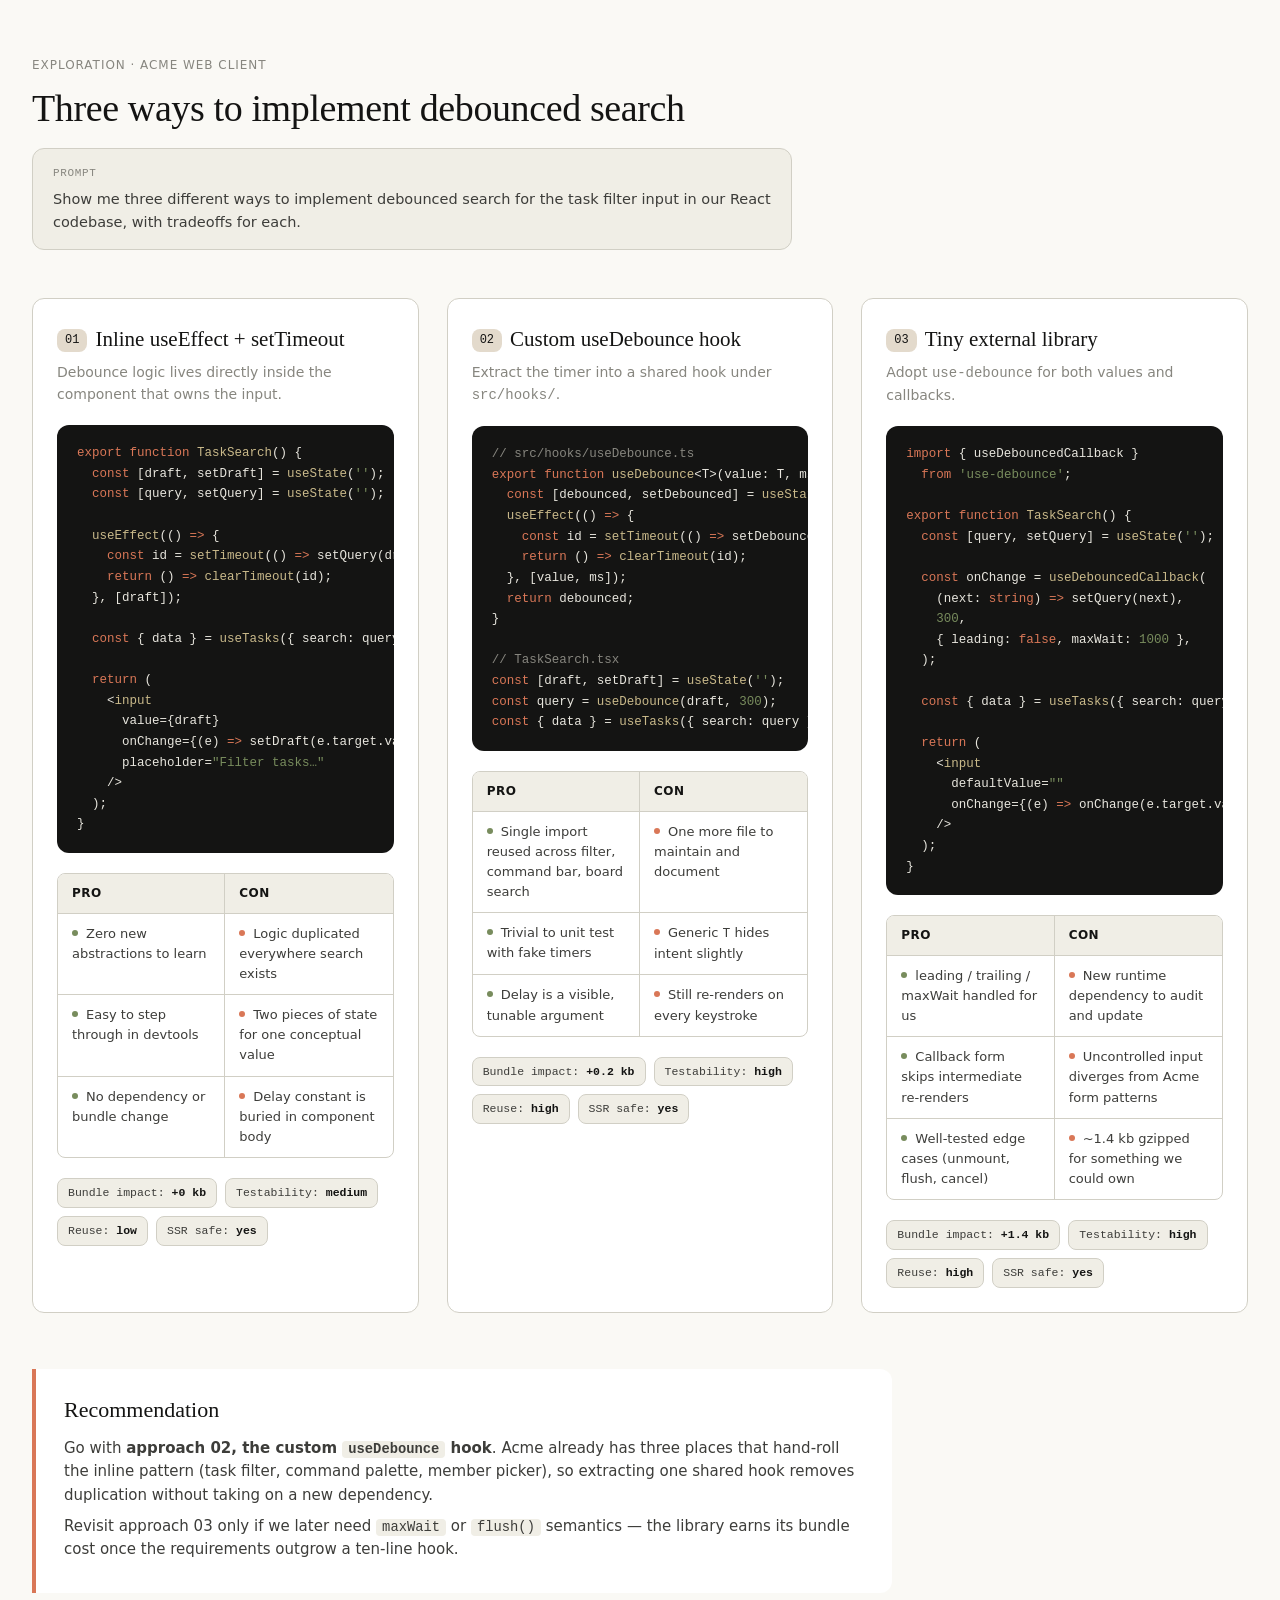
<file: .agents/skills/html-diagram/references/html-effectiveness/01-exploration-code-approaches.html>
<!-- Copyright 2026 Anthropic PBC · SPDX-License-Identifier: Apache-2.0 -->
<!DOCTYPE html>
<html lang="en">
<head>
  <meta charset="UTF-8">
  <meta name="viewport" content="width=device-width, initial-scale=1.0">
  <title>Debounced search — three approaches</title>
  <style>
    :root {
      --ivory:    #FAF9F5;
      --slate:    #141413;
      --clay:     #D97757;
      --oat:      #E3DACC;
      --olive:    #788C5D;
      --gray-150: #F0EEE6;
      --gray-300: #D1CFC5;
      --gray-500: #87867F;
      --gray-700: #3D3D3A;
      --white:    #FFFFFF;

      --serif: ui-serif, Georgia, 'Times New Roman', serif;
      --sans:  system-ui, -apple-system, 'Segoe UI', Roboto, sans-serif;
      --mono:  ui-monospace, 'SF Mono', Menlo, Monaco, monospace;
    }

    * { margin: 0; padding: 0; box-sizing: border-box; }

    body {
      font-family: var(--sans);
      background: var(--ivory);
      color: var(--gray-700);
      line-height: 1.55;
      padding: 56px 32px 96px;
      -webkit-font-smoothing: antialiased;
    }

    .page {
      max-width: 1360px;
      margin: 0 auto;
    }

    /* ---------- header ---------- */

    header.page-head {
      margin-bottom: 48px;
      max-width: 760px;
    }

    .eyebrow {
      font-size: 12px;
      letter-spacing: 0.08em;
      text-transform: uppercase;
      color: var(--gray-500);
      margin-bottom: 12px;
    }

    h1 {
      font-family: var(--serif);
      font-weight: 500;
      font-size: 38px;
      line-height: 1.15;
      color: var(--slate);
      margin-bottom: 18px;
      letter-spacing: -0.01em;
    }

    .prompt-box {
      background: var(--gray-150);
      border: 1.5px solid var(--gray-300);
      border-radius: 12px;
      padding: 16px 20px;
      font-size: 14.5px;
      color: var(--gray-700);
    }

    .prompt-box .label {
      font-family: var(--mono);
      font-size: 11px;
      text-transform: uppercase;
      letter-spacing: 0.06em;
      color: var(--gray-500);
      display: block;
      margin-bottom: 6px;
    }

    /* ---------- approach grid ---------- */

    .approaches {
      display: grid;
      grid-template-columns: repeat(3, minmax(0, 1fr));
      gap: 28px;
      margin-bottom: 56px;
    }

    @media (max-width: 1100px) {
      .approaches { grid-template-columns: 1fr; }
    }

    .approach {
      background: var(--white);
      border: 1.5px solid var(--gray-300);
      border-radius: 12px;
      padding: 24px;
      display: flex;
      flex-direction: column;
      gap: 20px;
    }

    .approach-head h2 {
      font-family: var(--serif);
      font-weight: 500;
      font-size: 21px;
      color: var(--slate);
      margin-bottom: 6px;
    }

    .approach-head .num {
      display: inline-block;
      font-family: var(--mono);
      font-size: 12px;
      background: var(--oat);
      color: var(--slate);
      padding: 2px 8px;
      border-radius: 8px;
      margin-right: 8px;
      vertical-align: 3px;
    }

    .approach-head p {
      font-size: 14px;
      color: var(--gray-500);
    }

    /* ---------- code panel ---------- */

    .code {
      background: var(--slate);
      border-radius: 12px;
      padding: 18px 20px;
      overflow-x: auto;
    }

    .code pre {
      font-family: var(--mono);
      font-size: 12.5px;
      line-height: 1.65;
      color: #E8E6DE;
      white-space: pre;
    }

    .code .kw  { color: var(--clay); }     /* keywords */
    .code .str { color: var(--olive); }    /* strings  */
    .code .cm  { color: var(--gray-500); } /* comments */
    .code .fn  { color: #C9B98A; }         /* identifiers, subtle warm */

    /* ---------- tradeoffs table ---------- */

    .tradeoffs {
      border: 1.5px solid var(--gray-300);
      border-radius: 8px;
      overflow: hidden;
      font-size: 13px;
    }

    .tradeoffs .row {
      display: grid;
      grid-template-columns: 1fr 1fr;
    }

    .tradeoffs .row + .row {
      border-top: 1.5px solid var(--gray-300);
    }

    .tradeoffs .cell {
      padding: 10px 14px;
    }

    .tradeoffs .cell:first-child {
      border-right: 1.5px solid var(--gray-300);
    }

    .tradeoffs .head {
      background: var(--gray-150);
      font-weight: 600;
      color: var(--slate);
      font-size: 12px;
      text-transform: uppercase;
      letter-spacing: 0.04em;
    }

    .tradeoffs .pro::before,
    .tradeoffs .con::before {
      content: '';
      display: inline-block;
      width: 6px;
      height: 6px;
      border-radius: 50%;
      margin-right: 8px;
      vertical-align: 2px;
    }
    .tradeoffs .pro::before { background: var(--olive); }
    .tradeoffs .con::before { background: var(--clay); }

    /* ---------- chip footer ---------- */

    .chips {
      display: flex;
      flex-wrap: wrap;
      gap: 8px;
    }

    .chip {
      font-family: var(--mono);
      font-size: 11.5px;
      background: var(--gray-150);
      border: 1.5px solid var(--gray-300);
      color: var(--gray-700);
      padding: 5px 10px;
      border-radius: 8px;
      white-space: nowrap;
    }

    .chip strong { color: var(--slate); font-weight: 600; }

    /* ---------- recommendation ---------- */

    .reco {
      border-left: 4px solid var(--clay);
      background: var(--white);
      border-radius: 0 12px 12px 0;
      padding: 24px 28px;
      max-width: 860px;
    }

    .reco h2 {
      font-family: var(--serif);
      font-weight: 500;
      font-size: 22px;
      color: var(--slate);
      margin-bottom: 10px;
    }

    .reco p {
      font-size: 15px;
      margin-bottom: 8px;
    }

    .reco code {
      font-family: var(--mono);
      font-size: 0.92em;
      background: var(--gray-150);
      padding: 1px 6px;
      border-radius: 4px;
    }
  </style>
</head>
<body>
  <div class="page">

    <header class="page-head">
      <div class="eyebrow">Exploration · Acme web client</div>
      <h1>Three ways to implement debounced search</h1>
      <div class="prompt-box">
        <span class="label">Prompt</span>
        Show me three different ways to implement debounced search for the task
        filter input in our React codebase, with tradeoffs for each.
      </div>
    </header>

    <!-- ============================================================= -->

    <section class="approaches">

      <!-- ---------- Approach 1 ---------- -->
      <article class="approach">
        <header class="approach-head">
          <h2><span class="num">01</span>Inline useEffect + setTimeout</h2>
          <p>Debounce logic lives directly inside the component that owns the input.</p>
        </header>

        <div class="code"><pre><span class="kw">export function</span> <span class="fn">TaskSearch</span>() {
  <span class="kw">const</span> [draft, setDraft] = <span class="fn">useState</span>(<span class="str">''</span>);
  <span class="kw">const</span> [query, setQuery] = <span class="fn">useState</span>(<span class="str">''</span>);

  <span class="fn">useEffect</span>(() <span class="kw">=&gt;</span> {
    <span class="kw">const</span> id = <span class="fn">setTimeout</span>(() <span class="kw">=&gt;</span> setQuery(draft), <span class="str">300</span>);
    <span class="kw">return</span> () <span class="kw">=&gt;</span> <span class="fn">clearTimeout</span>(id);
  }, [draft]);

  <span class="kw">const</span> { data } = <span class="fn">useTasks</span>({ search: query });

  <span class="kw">return</span> (
    &lt;<span class="fn">input</span>
      value={draft}
      onChange={(e) <span class="kw">=&gt;</span> setDraft(e.target.value)}
      placeholder=<span class="str">"Filter tasks…"</span>
    /&gt;
  );
}</pre></div>

        <div class="tradeoffs">
          <div class="row head">
            <div class="cell">Pro</div>
            <div class="cell">Con</div>
          </div>
          <div class="row">
            <div class="cell pro">Zero new abstractions to learn</div>
            <div class="cell con">Logic duplicated everywhere search exists</div>
          </div>
          <div class="row">
            <div class="cell pro">Easy to step through in devtools</div>
            <div class="cell con">Two pieces of state for one conceptual value</div>
          </div>
          <div class="row">
            <div class="cell pro">No dependency or bundle change</div>
            <div class="cell con">Delay constant is buried in component body</div>
          </div>
        </div>

        <div class="chips">
          <span class="chip">Bundle impact: <strong>+0 kb</strong></span>
          <span class="chip">Testability: <strong>medium</strong></span>
          <span class="chip">Reuse: <strong>low</strong></span>
          <span class="chip">SSR safe: <strong>yes</strong></span>
        </div>
      </article>

      <!-- ---------- Approach 2 ---------- -->
      <article class="approach">
        <header class="approach-head">
          <h2><span class="num">02</span>Custom useDebounce hook</h2>
          <p>Extract the timer into a shared hook under <code style="font-family:var(--mono)">src/hooks/</code>.</p>
        </header>

        <div class="code"><pre><span class="cm">// src/hooks/useDebounce.ts</span>
<span class="kw">export function</span> <span class="fn">useDebounce</span>&lt;T&gt;(value: T, ms = <span class="str">300</span>): T {
  <span class="kw">const</span> [debounced, setDebounced] = <span class="fn">useState</span>(value);
  <span class="fn">useEffect</span>(() <span class="kw">=&gt;</span> {
    <span class="kw">const</span> id = <span class="fn">setTimeout</span>(() <span class="kw">=&gt;</span> setDebounced(value), ms);
    <span class="kw">return</span> () <span class="kw">=&gt;</span> <span class="fn">clearTimeout</span>(id);
  }, [value, ms]);
  <span class="kw">return</span> debounced;
}

<span class="cm">// TaskSearch.tsx</span>
<span class="kw">const</span> [draft, setDraft] = <span class="fn">useState</span>(<span class="str">''</span>);
<span class="kw">const</span> query = <span class="fn">useDebounce</span>(draft, <span class="str">300</span>);
<span class="kw">const</span> { data } = <span class="fn">useTasks</span>({ search: query });</pre></div>

        <div class="tradeoffs">
          <div class="row head">
            <div class="cell">Pro</div>
            <div class="cell">Con</div>
          </div>
          <div class="row">
            <div class="cell pro">Single import reused across filter, command bar, board search</div>
            <div class="cell con">One more file to maintain and document</div>
          </div>
          <div class="row">
            <div class="cell pro">Trivial to unit test with fake timers</div>
            <div class="cell con">Generic <code style="font-family:var(--mono)">T</code> hides intent slightly</div>
          </div>
          <div class="row">
            <div class="cell pro">Delay is a visible, tunable argument</div>
            <div class="cell con">Still re-renders on every keystroke</div>
          </div>
        </div>

        <div class="chips">
          <span class="chip">Bundle impact: <strong>+0.2 kb</strong></span>
          <span class="chip">Testability: <strong>high</strong></span>
          <span class="chip">Reuse: <strong>high</strong></span>
          <span class="chip">SSR safe: <strong>yes</strong></span>
        </div>
      </article>

      <!-- ---------- Approach 3 ---------- -->
      <article class="approach">
        <header class="approach-head">
          <h2><span class="num">03</span>Tiny external library</h2>
          <p>Adopt <code style="font-family:var(--mono)">use-debounce</code> for both values and callbacks.</p>
        </header>

        <div class="code"><pre><span class="kw">import</span> { useDebouncedCallback }
  <span class="kw">from</span> <span class="str">'use-debounce'</span>;

<span class="kw">export function</span> <span class="fn">TaskSearch</span>() {
  <span class="kw">const</span> [query, setQuery] = <span class="fn">useState</span>(<span class="str">''</span>);

  <span class="kw">const</span> onChange = <span class="fn">useDebouncedCallback</span>(
    (next: <span class="kw">string</span>) <span class="kw">=&gt;</span> setQuery(next),
    <span class="str">300</span>,
    { leading: <span class="kw">false</span>, maxWait: <span class="str">1000</span> },
  );

  <span class="kw">const</span> { data } = <span class="fn">useTasks</span>({ search: query });

  <span class="kw">return</span> (
    &lt;<span class="fn">input</span>
      defaultValue=<span class="str">""</span>
      onChange={(e) <span class="kw">=&gt;</span> onChange(e.target.value)}
    /&gt;
  );
}</pre></div>

        <div class="tradeoffs">
          <div class="row head">
            <div class="cell">Pro</div>
            <div class="cell">Con</div>
          </div>
          <div class="row">
            <div class="cell pro">leading / trailing / maxWait handled for us</div>
            <div class="cell con">New runtime dependency to audit and update</div>
          </div>
          <div class="row">
            <div class="cell pro">Callback form skips intermediate re-renders</div>
            <div class="cell con">Uncontrolled input diverges from Acme form patterns</div>
          </div>
          <div class="row">
            <div class="cell pro">Well-tested edge cases (unmount, flush, cancel)</div>
            <div class="cell con">~1.4 kb gzipped for something we could own</div>
          </div>
        </div>

        <div class="chips">
          <span class="chip">Bundle impact: <strong>+1.4 kb</strong></span>
          <span class="chip">Testability: <strong>high</strong></span>
          <span class="chip">Reuse: <strong>high</strong></span>
          <span class="chip">SSR safe: <strong>yes</strong></span>
        </div>
      </article>

    </section>

    <!-- ============================================================= -->

    <aside class="reco">
      <h2>Recommendation</h2>
      <p>
        Go with <strong>approach 02, the custom <code>useDebounce</code> hook</strong>.
        Acme already has three places that hand-roll the inline pattern
        (task filter, command palette, member picker), so extracting one
        shared hook removes duplication without taking on a new dependency.
      </p>
      <p>
        Revisit approach 03 only if we later need <code>maxWait</code> or
        <code>flush()</code> semantics — the library earns its bundle cost
        once the requirements outgrow a ten-line hook.
      </p>
    </aside>

  </div>
</body>
</html>
</file>
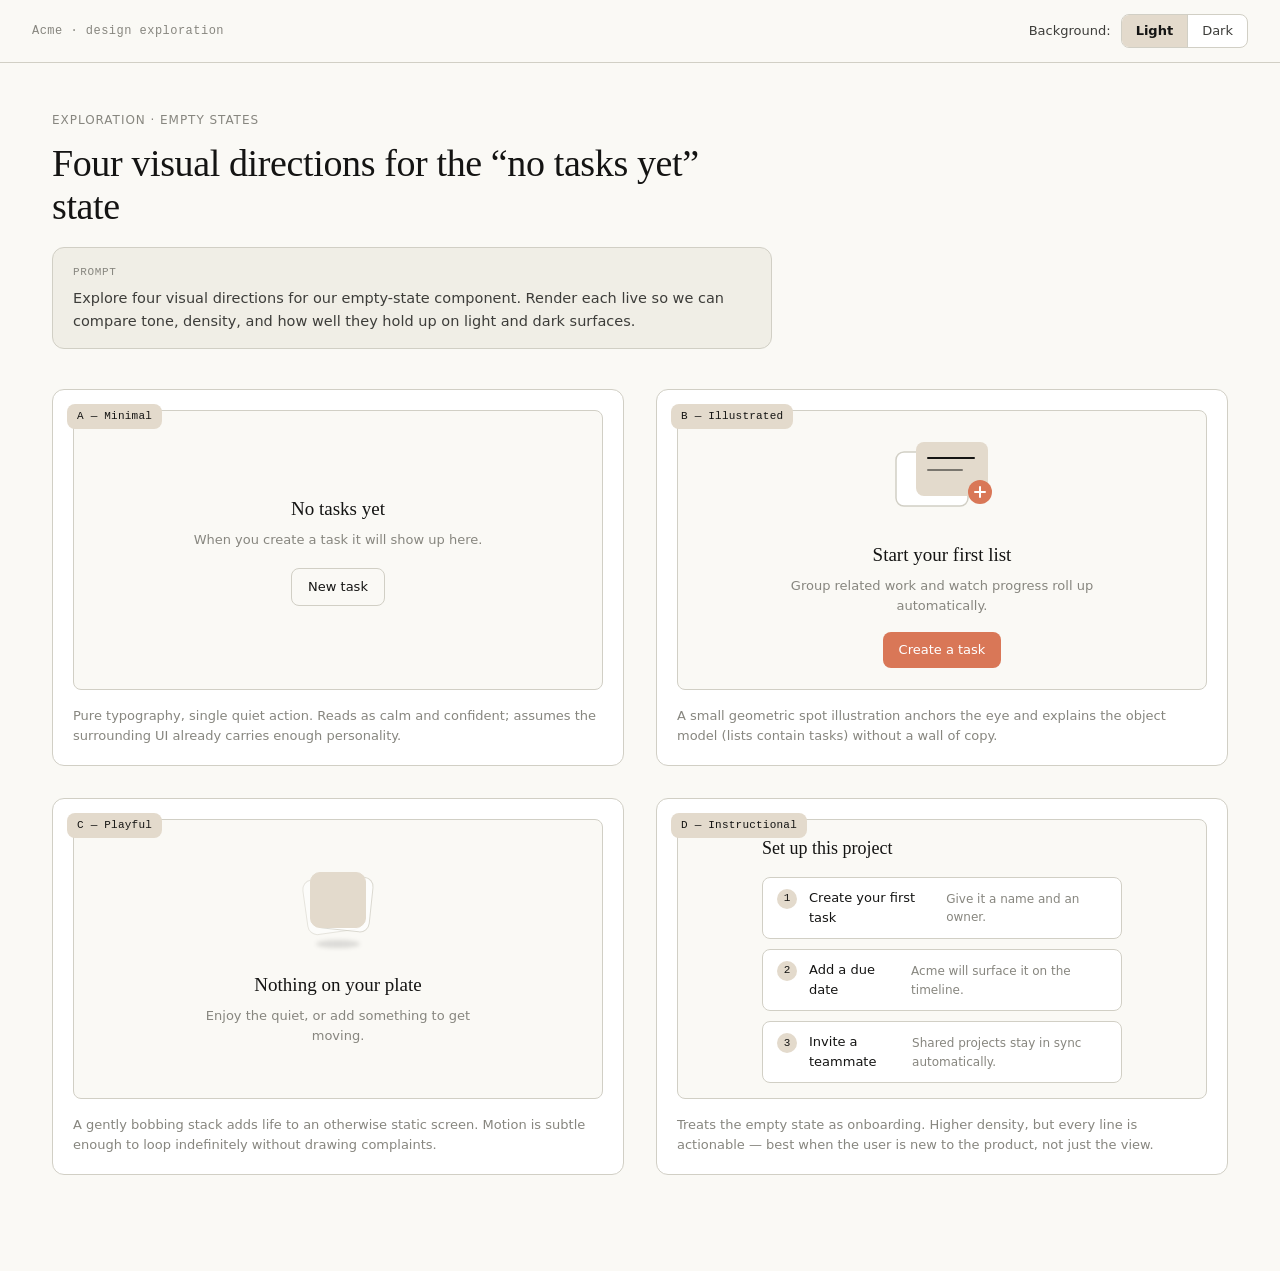
<file: .agents/skills/html-diagram/references/html-effectiveness/02-exploration-visual-designs.html>
<!-- Copyright 2026 Anthropic PBC · SPDX-License-Identifier: Apache-2.0 -->
<!DOCTYPE html>
<html lang="en">
<head>
  <meta charset="UTF-8">
  <meta name="viewport" content="width=device-width, initial-scale=1.0">
  <title>Empty state — four visual directions</title>
  <style>
    :root {
      --ivory:    #FAF9F5;
      --slate:    #141413;
      --clay:     #D97757;
      --oat:      #E3DACC;
      --olive:    #788C5D;
      --gray-150: #F0EEE6;
      --gray-300: #D1CFC5;
      --gray-500: #87867F;
      --gray-700: #3D3D3A;
      --white:    #FFFFFF;

      --serif: ui-serif, Georgia, 'Times New Roman', serif;
      --sans:  system-ui, -apple-system, 'Segoe UI', Roboto, sans-serif;
      --mono:  ui-monospace, 'SF Mono', Menlo, Monaco, monospace;
    }

    * { margin: 0; padding: 0; box-sizing: border-box; }

    body {
      font-family: var(--sans);
      background: var(--ivory);
      color: var(--gray-700);
      line-height: 1.55;
      -webkit-font-smoothing: antialiased;
      padding-bottom: 96px;
    }

    /* ---------- sticky toolbar ---------- */

    .toolbar {
      position: sticky;
      top: 0;
      z-index: 10;
      background: var(--ivory);
      border-bottom: 1.5px solid var(--gray-300);
      padding: 14px 32px;
      display: flex;
      align-items: center;
      gap: 18px;
      font-size: 13px;
    }

    .toolbar .title {
      font-family: var(--mono);
      font-size: 12px;
      letter-spacing: 0.04em;
      color: var(--gray-500);
      margin-right: auto;
    }

    .toolbar .field {
      display: flex;
      align-items: center;
      gap: 10px;
    }

    .toolbar .field > span {
      color: var(--gray-700);
      font-weight: 500;
    }

    .seg {
      display: inline-flex;
      border: 1.5px solid var(--gray-300);
      border-radius: 8px;
      overflow: hidden;
      background: var(--white);
    }

    .seg label {
      padding: 6px 14px;
      cursor: pointer;
      font-size: 13px;
      color: var(--gray-700);
      user-select: none;
    }

    .seg label + label {
      border-left: 1.5px solid var(--gray-300);
    }

    .seg input { display: none; }

    .seg input:checked + span {
      color: var(--slate);
      font-weight: 600;
    }

    .seg label:has(input:checked) {
      background: var(--oat);
    }

    /* ---------- page header ---------- */

    .page {
      max-width: 1240px;
      margin: 0 auto;
      padding: 48px 32px 0;
    }

    header.page-head {
      max-width: 720px;
      margin-bottom: 40px;
    }

    .eyebrow {
      font-size: 12px;
      letter-spacing: 0.08em;
      text-transform: uppercase;
      color: var(--gray-500);
      margin-bottom: 12px;
    }

    h1 {
      font-family: var(--serif);
      font-weight: 500;
      font-size: 38px;
      line-height: 1.15;
      color: var(--slate);
      margin-bottom: 18px;
      letter-spacing: -0.01em;
    }

    .prompt-box {
      background: var(--gray-150);
      border: 1.5px solid var(--gray-300);
      border-radius: 12px;
      padding: 16px 20px;
      font-size: 14.5px;
    }

    .prompt-box .label {
      font-family: var(--mono);
      font-size: 11px;
      text-transform: uppercase;
      letter-spacing: 0.06em;
      color: var(--gray-500);
      display: block;
      margin-bottom: 6px;
    }

    /* ---------- artboard grid ---------- */

    .board {
      display: grid;
      grid-template-columns: 1fr 1fr;
      gap: 32px;
    }

    @media (max-width: 960px) {
      .board { grid-template-columns: 1fr; }
    }

    .artboard {
      background: var(--white);
      border: 1.5px solid var(--gray-300);
      border-radius: 12px;
      padding: 20px;
      position: relative;
    }

    .tag {
      position: absolute;
      top: 14px;
      left: 14px;
      font-family: var(--mono);
      font-size: 11px;
      letter-spacing: 0.02em;
      background: var(--oat);
      color: var(--slate);
      padding: 4px 10px;
      border-radius: 8px;
      z-index: 2;
    }

    .stage {
      height: 280px;
      border-radius: 8px;
      border: 1.5px solid var(--gray-300);
      background: var(--ivory);
      display: flex;
      align-items: center;
      justify-content: center;
      padding: 24px;
      transition: background 0.15s, border-color 0.15s;
      overflow: hidden;
    }

    .stage.dark {
      background: var(--slate);
      border-color: var(--slate);
    }

    .rationale {
      margin-top: 16px;
      font-size: 13px;
      color: var(--gray-500);
      line-height: 1.5;
    }

    /* =========================================================
       Empty-state variants — each scoped under .es-*
       Theme tokens flip when .stage.dark is present.
       ========================================================= */

    .stage        { --fg: var(--slate); --muted: var(--gray-500); --line: var(--gray-300); --panel: var(--white); }
    .stage.dark   { --fg: #F0EEE6;      --muted: #9C9A93;         --line: #3D3D3A;         --panel: #1F1E1B;     }

    /* ---- A · Minimal ---- */

    .es-a {
      text-align: center;
      max-width: 300px;
    }
    .es-a h3 {
      font-family: var(--serif);
      font-weight: 500;
      font-size: 19px;
      color: var(--fg);
      margin-bottom: 6px;
    }
    .es-a p {
      font-size: 13px;
      color: var(--muted);
      margin-bottom: 18px;
    }
    .es-a .btn {
      display: inline-block;
      font-size: 13px;
      color: var(--fg);
      border: 1.5px solid var(--line);
      border-radius: 8px;
      padding: 8px 16px;
      background: transparent;
    }

    /* ---- B · Illustrated ---- */

    .es-b {
      text-align: center;
      max-width: 320px;
    }
    .es-b svg {
      display: block;
      margin: 0 auto 18px;
    }
    .es-b h3 {
      font-family: var(--serif);
      font-weight: 500;
      font-size: 19px;
      color: var(--fg);
      margin-bottom: 6px;
    }
    .es-b p {
      font-size: 13px;
      color: var(--muted);
      margin-bottom: 16px;
    }
    .es-b .btn {
      display: inline-block;
      font-size: 13px;
      font-weight: 500;
      color: var(--white);
      background: var(--clay);
      border-radius: 8px;
      padding: 8px 16px;
    }
    .stage.dark .es-b .btn { color: var(--slate); background: var(--oat); }

    /* ---- C · Playful ---- */

    .es-c {
      text-align: center;
      max-width: 300px;
    }
    .es-c .float {
      width: 56px;
      height: 56px;
      margin: 0 auto 20px;
      position: relative;
      animation: bob 3.2s ease-in-out infinite;
    }
    .es-c .float .card {
      position: absolute;
      inset: 0;
      border-radius: 10px;
      background: var(--panel);
      border: 1.5px solid var(--line);
    }
    .es-c .float .card:nth-child(1) { transform: rotate(-8deg) translate(-6px, 4px); opacity: 0.5; }
    .es-c .float .card:nth-child(2) { transform: rotate( 6deg) translate( 6px, 2px); opacity: 0.75; }
    .es-c .float .card:nth-child(3) { background: var(--oat); border-color: var(--oat); }
    .stage.dark .es-c .float .card:nth-child(3) { background: var(--clay); border-color: var(--clay); }
    .es-c .shadow {
      width: 44px;
      height: 8px;
      margin: -8px auto 22px;
      border-radius: 50%;
      background: rgba(0,0,0,0.12);
      filter: blur(2px);
      animation: shadow 3.2s ease-in-out infinite;
    }
    .stage.dark .es-c .shadow { background: rgba(0,0,0,0.5); }
    .es-c h3 {
      font-family: var(--serif);
      font-weight: 500;
      font-size: 19px;
      color: var(--fg);
      margin-bottom: 6px;
    }
    .es-c p {
      font-size: 13px;
      color: var(--muted);
    }

    @keyframes bob {
      0%, 100% { transform: translateY(0); }
      50%      { transform: translateY(-10px); }
    }
    @keyframes shadow {
      0%, 100% { transform: scaleX(1);   opacity: 0.9; }
      50%      { transform: scaleX(0.8); opacity: 0.5; }
    }

    /* ---- D · Instructional ---- */

    .es-d {
      width: 100%;
      max-width: 360px;
    }
    .es-d h3 {
      font-family: var(--serif);
      font-weight: 500;
      font-size: 18px;
      color: var(--fg);
      margin-bottom: 14px;
    }
    .es-d ol {
      list-style: none;
      counter-reset: step;
      display: flex;
      flex-direction: column;
      gap: 10px;
    }
    .es-d li {
      counter-increment: step;
      display: flex;
      align-items: flex-start;
      gap: 12px;
      background: var(--panel);
      border: 1.5px solid var(--line);
      border-radius: 8px;
      padding: 10px 14px;
      font-size: 13px;
      color: var(--fg);
    }
    .es-d li::before {
      content: counter(step);
      font-family: var(--mono);
      font-size: 11px;
      flex: 0 0 20px;
      height: 20px;
      border-radius: 50%;
      background: var(--oat);
      color: var(--slate);
      display: inline-flex;
      align-items: center;
      justify-content: center;
      margin-top: 1px;
    }
    .es-d li span { color: var(--muted); display: block; font-size: 12px; margin-top: 2px; }
  </style>
</head>
<body>

  <div class="toolbar">
    <div class="title">Acme · design exploration</div>
    <div class="field">
      <span>Background:</span>
      <div class="seg" id="bg-seg">
        <label><input type="radio" name="bg" value="light" checked><span>Light</span></label>
        <label><input type="radio" name="bg" value="dark"><span>Dark</span></label>
      </div>
    </div>
  </div>

  <div class="page">

    <header class="page-head">
      <div class="eyebrow">Exploration · Empty states</div>
      <h1>Four visual directions for the “no tasks yet” state</h1>
      <div class="prompt-box">
        <span class="label">Prompt</span>
        Explore four visual directions for our empty-state component. Render each
        live so we can compare tone, density, and how well they hold up on light
        and dark surfaces.
      </div>
    </header>

    <section class="board">

      <!-- ================= A — Minimal ================= -->
      <article class="artboard">
        <span class="tag">A — Minimal</span>
        <div class="stage">
          <div class="es-a">
            <h3>No tasks yet</h3>
            <p>When you create a task it will show up here.</p>
            <span class="btn">New task</span>
          </div>
        </div>
        <p class="rationale">
          Pure typography, single quiet action. Reads as calm and confident;
          assumes the surrounding UI already carries enough personality.
        </p>
      </article>

      <!-- ================= B — Illustrated ================= -->
      <article class="artboard">
        <span class="tag">B — Illustrated</span>
        <div class="stage">
          <div class="es-b">
            <svg width="120" height="90" viewBox="0 0 120 90" aria-hidden="true">
              <rect x="14" y="20" width="72" height="54" rx="8"
                    fill="var(--panel)" stroke="var(--line)" stroke-width="1.5"/>
              <rect x="34" y="10" width="72" height="54" rx="8"
                    fill="var(--oat)"/>
              <line x1="46" y1="26" x2="92" y2="26"
                    stroke="var(--slate)" stroke-width="2" stroke-linecap="round"/>
              <line x1="46" y1="38" x2="80" y2="38"
                    stroke="var(--slate)" stroke-width="2" stroke-linecap="round" opacity="0.5"/>
              <circle cx="98" cy="60" r="12" fill="var(--clay)"/>
              <path d="M98 55 v10 M93 60 h10"
                    stroke="white" stroke-width="2" stroke-linecap="round"/>
            </svg>
            <h3>Start your first list</h3>
            <p>Group related work and watch progress roll up automatically.</p>
            <span class="btn">Create a task</span>
          </div>
        </div>
        <p class="rationale">
          A small geometric spot illustration anchors the eye and explains the
          object model (lists contain tasks) without a wall of copy.
        </p>
      </article>

      <!-- ================= C — Playful ================= -->
      <article class="artboard">
        <span class="tag">C — Playful</span>
        <div class="stage">
          <div class="es-c">
            <div class="float">
              <div class="card"></div>
              <div class="card"></div>
              <div class="card"></div>
            </div>
            <div class="shadow"></div>
            <h3>Nothing on your plate</h3>
            <p>Enjoy the quiet, or add something to get moving.</p>
          </div>
        </div>
        <p class="rationale">
          A gently bobbing stack adds life to an otherwise static screen. Motion
          is subtle enough to loop indefinitely without drawing complaints.
        </p>
      </article>

      <!-- ================= D — Instructional ================= -->
      <article class="artboard">
        <span class="tag">D — Instructional</span>
        <div class="stage">
          <div class="es-d">
            <h3>Set up this project</h3>
            <ol>
              <li>
                Create your first task
                <span>Give it a name and an owner.</span>
              </li>
              <li>
                Add a due date
                <span>Acme will surface it on the timeline.</span>
              </li>
              <li>
                Invite a teammate
                <span>Shared projects stay in sync automatically.</span>
              </li>
            </ol>
          </div>
        </div>
        <p class="rationale">
          Treats the empty state as onboarding. Higher density, but every line is
          actionable — best when the user is new to the product, not just the view.
        </p>
      </article>

    </section>
  </div>

  <script>
    const stages = document.querySelectorAll('.stage');
    document.getElementById('bg-seg').addEventListener('change', (e) => {
      const dark = e.target.value === 'dark';
      stages.forEach((s) => s.classList.toggle('dark', dark));
    });
  </script>
</body>
</html>
</file>
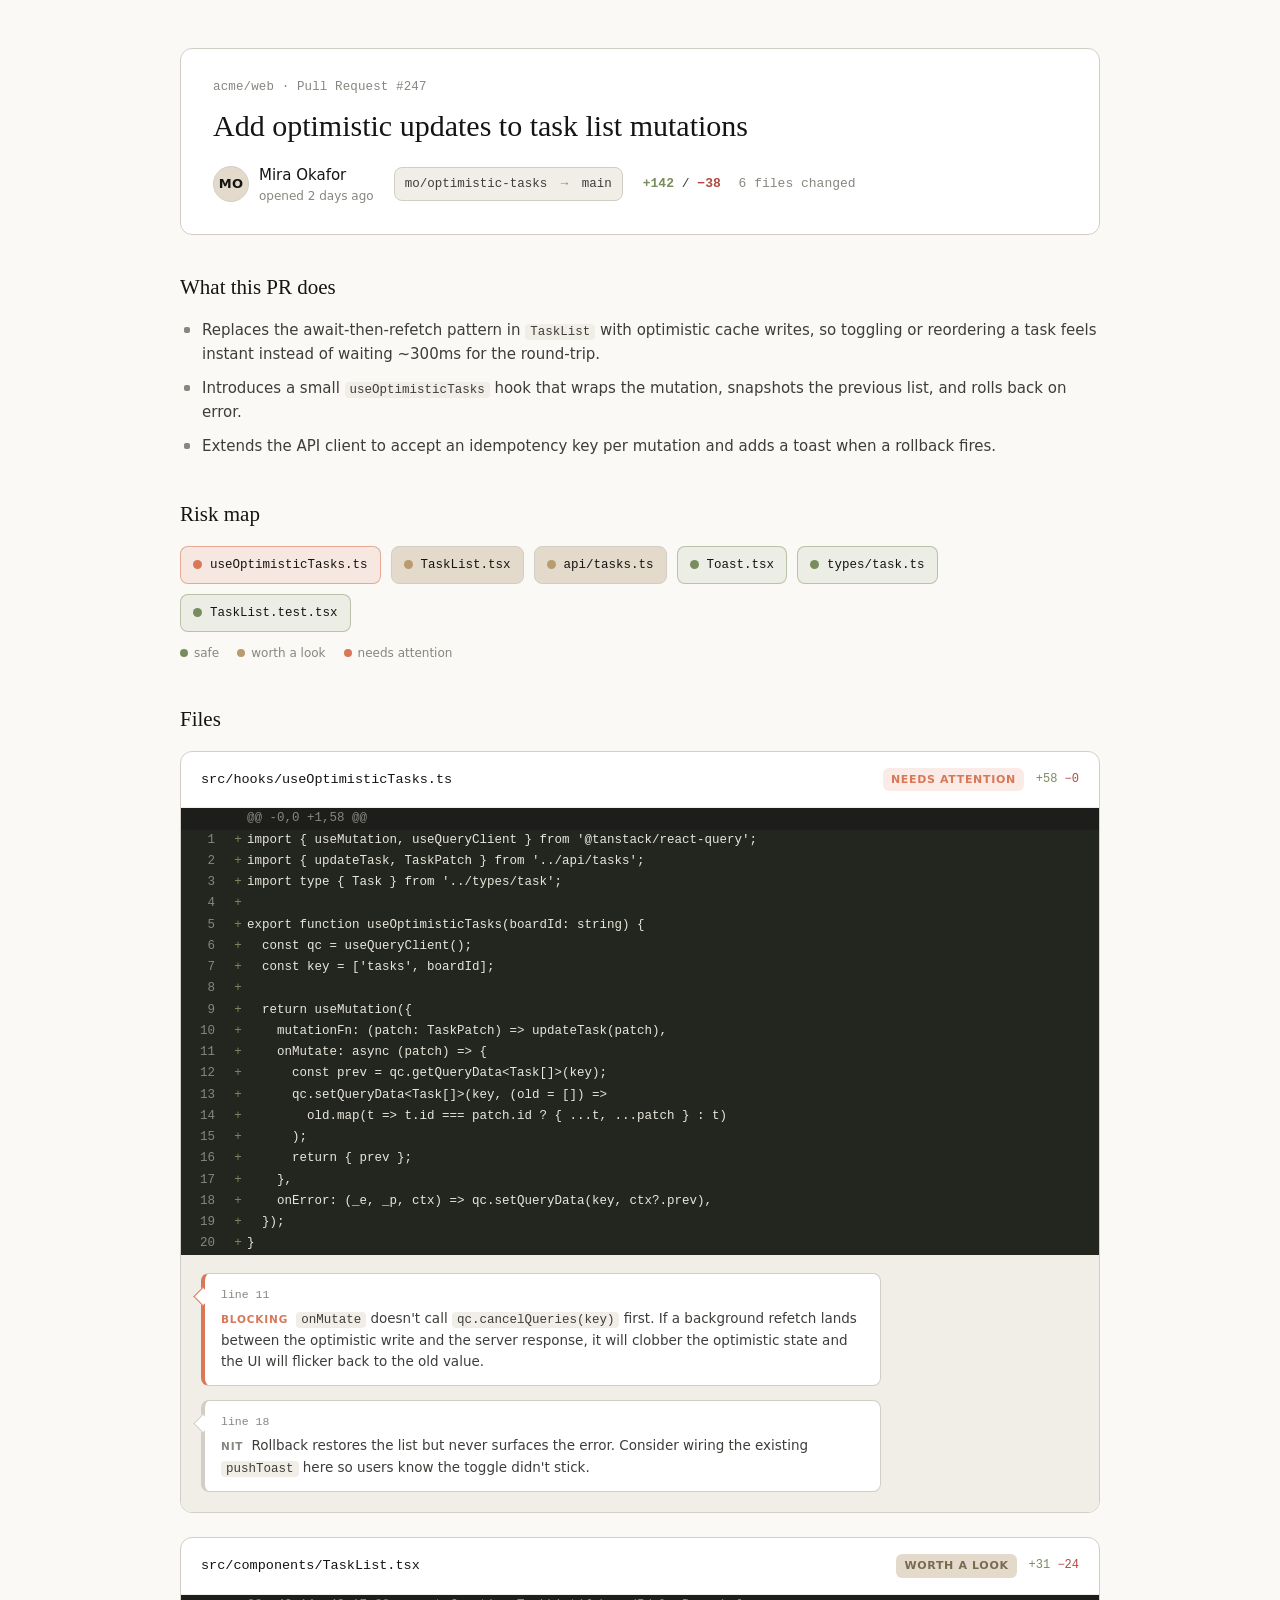
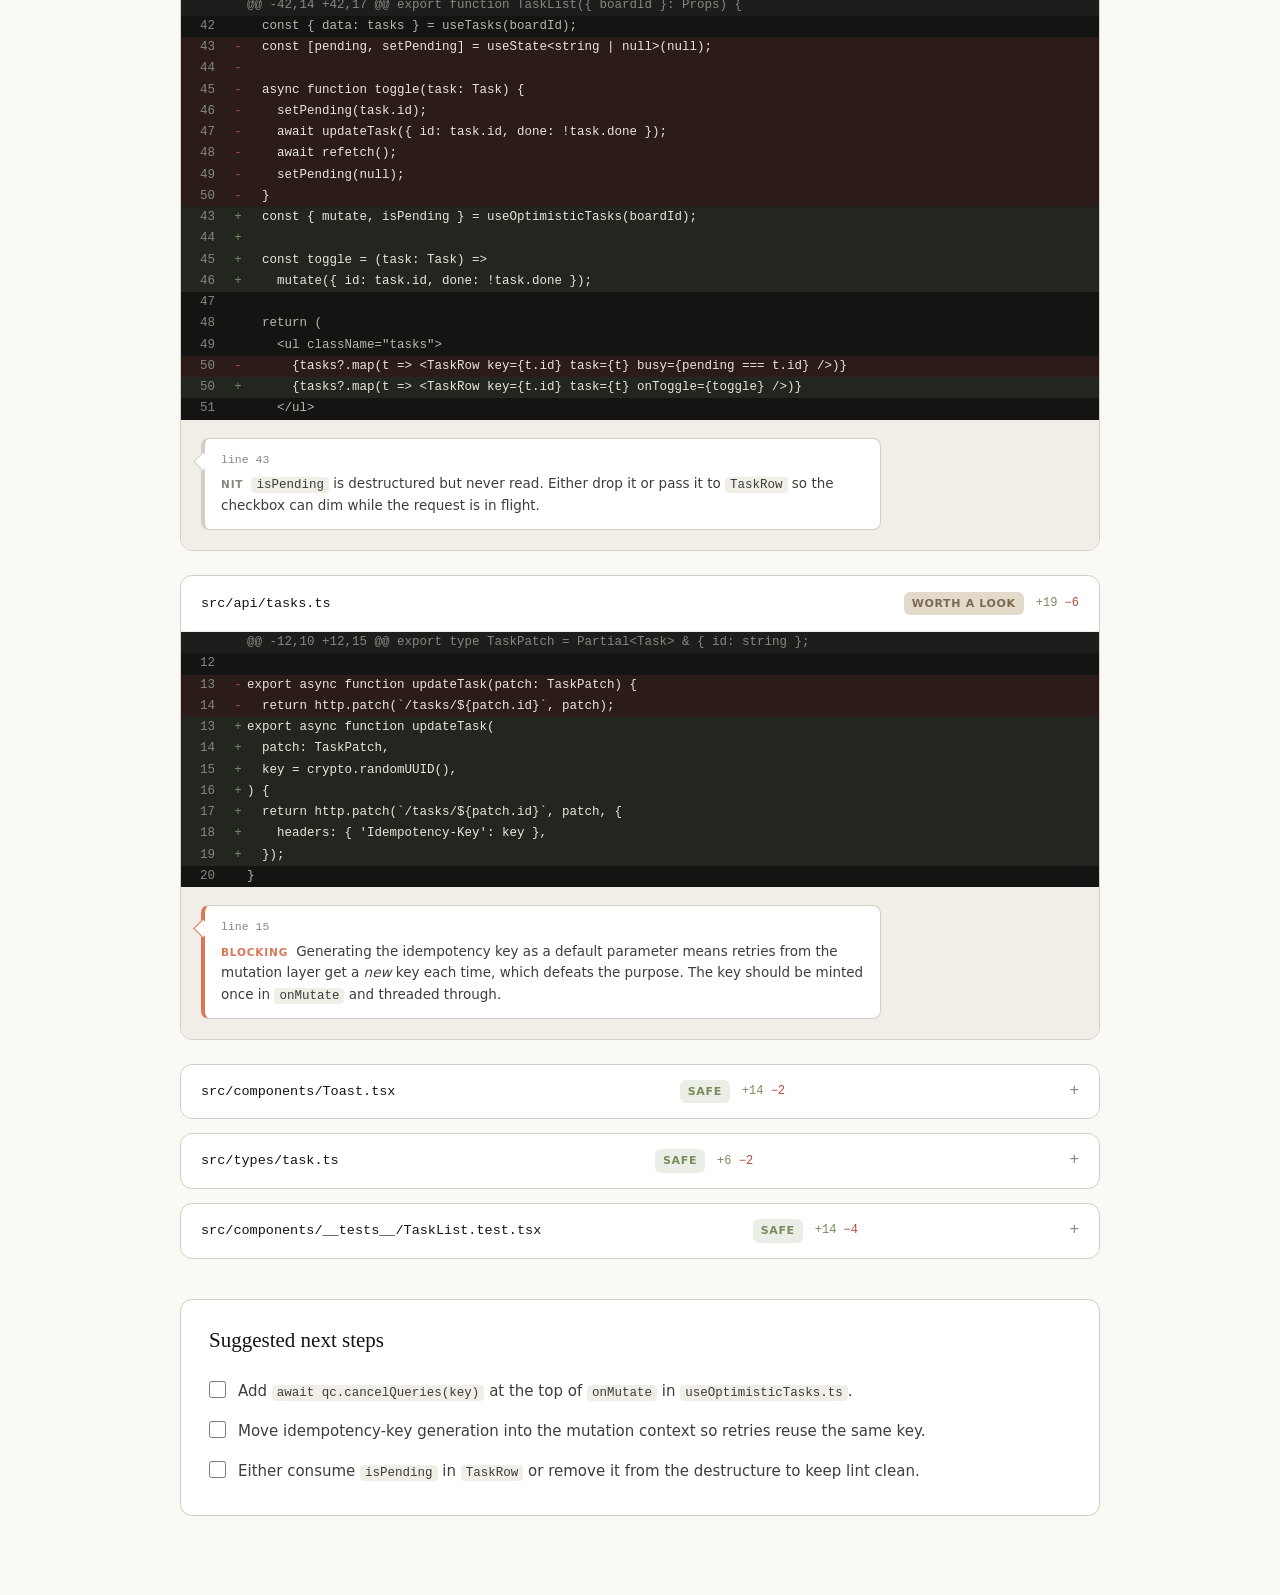
<file: .agents/skills/html-diagram/references/html-effectiveness/03-code-review-pr.html>
<!-- Copyright 2026 Anthropic PBC · SPDX-License-Identifier: Apache-2.0 -->
<!DOCTYPE html>
<html lang="en">
<head>
<meta charset="UTF-8">
<meta name="viewport" content="width=device-width, initial-scale=1.0">
<title>PR #247 — Review Summary</title>
<style>
  :root {
    --ivory: #FAF9F5;
    --slate: #141413;
    --clay: #D97757;
    --oat: #E3DACC;
    --olive: #788C5D;
    --rust: #B04A3F;
    --gray-150: #F0EEE6;
    --gray-300: #D1CFC5;
    --gray-500: #87867F;
    --gray-700: #3D3D3A;
    --serif: ui-serif, Georgia, 'Times New Roman', serif;
    --sans: system-ui, -apple-system, 'Segoe UI', Roboto, sans-serif;
    --mono: ui-monospace, 'SF Mono', Menlo, Monaco, monospace;
  }

  * { box-sizing: border-box; margin: 0; padding: 0; }

  html { scroll-behavior: smooth; }

  body {
    background: var(--ivory);
    color: var(--gray-700);
    font-family: var(--sans);
    font-size: 15px;
    line-height: 1.6;
    padding: 48px 24px 80px;
  }

  .page {
    max-width: 920px;
    margin: 0 auto;
  }

  /* ---------- Header ---------- */
  header.pr-head {
    border: 1.5px solid var(--gray-300);
    border-radius: 12px;
    padding: 28px 32px;
    background: #fff;
    margin-bottom: 36px;
  }

  .repo-line {
    font-family: var(--mono);
    font-size: 12.5px;
    color: var(--gray-500);
    letter-spacing: 0.01em;
    margin-bottom: 10px;
  }

  h1 {
    font-family: var(--serif);
    font-weight: 500;
    font-size: 30px;
    line-height: 1.25;
    color: var(--slate);
    margin-bottom: 18px;
  }

  .meta-row {
    display: flex;
    align-items: center;
    flex-wrap: wrap;
    gap: 20px;
  }

  .author {
    display: flex;
    align-items: center;
    gap: 10px;
  }

  .avatar {
    width: 36px;
    height: 36px;
    border-radius: 50%;
    background: var(--oat);
    color: var(--slate);
    display: flex;
    align-items: center;
    justify-content: center;
    font-weight: 600;
    font-size: 13px;
    letter-spacing: 0.02em;
    border: 1.5px solid var(--gray-300);
  }

  .author-name { font-weight: 500; color: var(--slate); }
  .author-sub { font-size: 12px; color: var(--gray-500); }

  .branch {
    font-family: var(--mono);
    font-size: 12.5px;
    color: var(--gray-700);
    background: var(--gray-150);
    border: 1.5px solid var(--gray-300);
    border-radius: 8px;
    padding: 6px 10px;
  }
  .branch .arrow { color: var(--gray-500); margin: 0 6px; }

  .stat {
    font-family: var(--mono);
    font-size: 13px;
  }
  .stat .add { color: var(--olive); font-weight: 600; }
  .stat .del { color: var(--rust); font-weight: 600; }
  .stat .files { color: var(--gray-500); margin-left: 10px; }

  /* ---------- Section blocks ---------- */
  section { margin-bottom: 40px; }

  h2 {
    font-family: var(--serif);
    font-weight: 500;
    font-size: 21px;
    color: var(--slate);
    margin-bottom: 14px;
  }

  .prose ul {
    list-style: none;
    padding: 0;
  }
  .prose li {
    position: relative;
    padding-left: 22px;
    margin-bottom: 10px;
  }
  .prose li::before {
    content: "";
    position: absolute;
    left: 4px;
    top: 9px;
    width: 6px;
    height: 6px;
    background: var(--gray-500);
    border-radius: 2px;
  }

  /* ---------- Risk map ---------- */
  .risk-map {
    display: flex;
    flex-wrap: wrap;
    gap: 10px;
  }

  .chip {
    display: inline-flex;
    align-items: center;
    gap: 8px;
    padding: 8px 12px;
    border-radius: 8px;
    border: 1.5px solid var(--gray-300);
    font-family: var(--mono);
    font-size: 12.5px;
    color: var(--slate);
    text-decoration: none;
    background: #fff;
    transition: transform 0.12s ease;
  }
  .chip:hover { transform: translateY(-1px); }

  .chip .dot {
    width: 9px;
    height: 9px;
    border-radius: 50%;
    flex-shrink: 0;
  }
  .chip.safe { background: rgba(120,140,93,0.10); border-color: rgba(120,140,93,0.45); }
  .chip.safe .dot { background: var(--olive); }
  .chip.medium { background: var(--oat); }
  .chip.medium .dot { background: #B89B6E; }
  .chip.attention { background: rgba(217,119,87,0.12); border-color: rgba(217,119,87,0.55); }
  .chip.attention .dot { background: var(--clay); }

  .legend {
    margin-top: 12px;
    font-size: 12px;
    color: var(--gray-500);
    display: flex;
    gap: 18px;
  }
  .legend span { display: inline-flex; align-items: center; gap: 6px; }
  .legend .dot { width: 8px; height: 8px; border-radius: 50%; }

  /* ---------- File sections ---------- */
  .file-card {
    border: 1.5px solid var(--gray-300);
    border-radius: 12px;
    background: #fff;
    margin-bottom: 24px;
    overflow: hidden;
    scroll-margin-top: 20px;
  }

  .file-head {
    padding: 16px 20px;
    border-bottom: 1.5px solid var(--gray-150);
    display: flex;
    align-items: center;
    justify-content: space-between;
    gap: 12px;
  }
  .file-path {
    font-family: var(--mono);
    font-size: 13.5px;
    color: var(--slate);
  }
  .file-delta {
    font-family: var(--mono);
    font-size: 12px;
    color: var(--gray-500);
  }
  .file-delta .add { color: var(--olive); }
  .file-delta .del { color: var(--rust); }

  .risk-tag {
    font-size: 11px;
    text-transform: uppercase;
    letter-spacing: 0.06em;
    padding: 3px 8px;
    border-radius: 6px;
    font-weight: 600;
  }
  .risk-tag.safe { background: rgba(120,140,93,0.15); color: var(--olive); }
  .risk-tag.medium { background: var(--oat); color: #7A6A4F; }
  .risk-tag.attention { background: rgba(217,119,87,0.15); color: var(--clay); }

  /* ---------- Diff block ---------- */
  .diff {
    background: var(--slate);
    font-family: var(--mono);
    font-size: 12.5px;
    line-height: 1.7;
    overflow-x: auto;
  }
  .diff-row {
    display: grid;
    grid-template-columns: 48px 18px 1fr;
    align-items: baseline;
    padding: 0 14px 0 0;
    white-space: pre;
  }
  .diff-row .ln {
    text-align: right;
    padding-right: 14px;
    color: var(--gray-500);
    user-select: none;
  }
  .diff-row .mark {
    text-align: center;
    color: var(--gray-500);
  }
  .diff-row .code { color: #E8E6DC; }
  .diff-row.ctx .code { color: #B8B6AC; }
  .diff-row.add { background: rgba(120,140,93,0.15); }
  .diff-row.add .mark { color: var(--olive); }
  .diff-row.del { background: rgba(176,74,63,0.15); }
  .diff-row.del .mark { color: var(--rust); }
  .diff-row.hunk {
    background: rgba(255,255,255,0.04);
    color: var(--gray-500);
  }
  .diff-row.hunk .code { color: var(--gray-500); }

  /* ---------- Review comments ---------- */
  .comments {
    padding: 18px 20px 20px;
    display: flex;
    flex-direction: column;
    gap: 14px;
    background: var(--gray-150);
  }

  .bubble {
    position: relative;
    background: #fff;
    border: 1.5px solid var(--gray-300);
    border-left-width: 4px;
    border-radius: 8px;
    padding: 12px 14px 12px 16px;
    max-width: 680px;
  }
  .bubble.blocking { border-left-color: var(--clay); }
  .bubble.nit { border-left-color: var(--gray-300); }

  .bubble::before {
    content: "";
    position: absolute;
    left: -9px;
    top: 16px;
    width: 12px;
    height: 12px;
    background: #fff;
    border-left: 1.5px solid var(--gray-300);
    border-bottom: 1.5px solid var(--gray-300);
    transform: rotate(45deg);
  }
  .bubble.blocking::before { border-left-color: var(--clay); border-bottom-color: var(--clay); }

  .bubble .anchor {
    font-family: var(--mono);
    font-size: 11.5px;
    color: var(--gray-500);
    margin-bottom: 4px;
  }
  .bubble .label {
    display: inline-block;
    font-size: 10.5px;
    text-transform: uppercase;
    letter-spacing: 0.08em;
    font-weight: 700;
    margin-right: 8px;
  }
  .bubble.blocking .label { color: var(--clay); }
  .bubble.nit .label { color: var(--gray-500); }
  .bubble p { font-size: 13.5px; color: var(--gray-700); }
  .bubble code {
    font-family: var(--mono);
    font-size: 12.5px;
    background: var(--gray-150);
    padding: 1px 5px;
    border-radius: 4px;
  }

  /* ---------- Collapsed files ---------- */
  details.file-collapsed {
    border: 1.5px solid var(--gray-300);
    border-radius: 12px;
    background: #fff;
    margin-bottom: 14px;
    scroll-margin-top: 20px;
  }
  details.file-collapsed summary {
    list-style: none;
    cursor: pointer;
    padding: 14px 20px;
    display: flex;
    align-items: center;
    justify-content: space-between;
    gap: 12px;
  }
  details.file-collapsed summary::-webkit-details-marker { display: none; }
  details.file-collapsed summary::after {
    content: "+";
    font-family: var(--mono);
    color: var(--gray-500);
    font-size: 16px;
  }
  details.file-collapsed[open] summary::after { content: "−"; }
  details.file-collapsed .body {
    padding: 0 20px 16px;
    font-size: 13.5px;
    color: var(--gray-700);
  }

  /* ---------- Footer ---------- */
  footer.next-steps {
    border: 1.5px solid var(--gray-300);
    border-radius: 12px;
    background: #fff;
    padding: 24px 28px;
  }
  .checklist { list-style: none; padding: 0; }
  .checklist li {
    display: flex;
    align-items: flex-start;
    gap: 12px;
    padding: 8px 0;
  }
  .checklist input[type="checkbox"] {
    width: 17px;
    height: 17px;
    margin-top: 2px;
    accent-color: var(--olive);
    cursor: pointer;
  }
  .checklist label { cursor: pointer; flex: 1; }
  .checklist code {
    font-family: var(--mono);
    font-size: 12.5px;
    background: var(--gray-150);
    padding: 1px 5px;
    border-radius: 4px;
  }
</style>
</head>
<body>
<div class="page">

  <header class="pr-head">
    <div class="repo-line">acme/web · Pull Request #247</div>
    <h1>Add optimistic updates to task list mutations</h1>
    <div class="meta-row">
      <div class="author">
        <div class="avatar">MO</div>
        <div>
          <div class="author-name">Mira Okafor</div>
          <div class="author-sub">opened 2 days ago</div>
        </div>
      </div>
      <div class="branch">
        mo/optimistic-tasks <span class="arrow">→</span> main
      </div>
      <div class="stat">
        <span class="add">+142</span> / <span class="del">−38</span>
        <span class="files">6 files changed</span>
      </div>
    </div>
  </header>

  <section class="prose">
    <h2>What this PR does</h2>
    <ul>
      <li>Replaces the await-then-refetch pattern in <code style="font-family:var(--mono);font-size:12.5px;background:var(--gray-150);padding:1px 5px;border-radius:4px">TaskList</code> with optimistic cache writes, so toggling or reordering a task feels instant instead of waiting ~300ms for the round-trip.</li>
      <li>Introduces a small <code style="font-family:var(--mono);font-size:12.5px;background:var(--gray-150);padding:1px 5px;border-radius:4px">useOptimisticTasks</code> hook that wraps the mutation, snapshots the previous list, and rolls back on error.</li>
      <li>Extends the API client to accept an idempotency key per mutation and adds a toast when a rollback fires.</li>
    </ul>
  </section>

  <section>
    <h2>Risk map</h2>
    <div class="risk-map">
      <a class="chip attention" href="#file-hook"><span class="dot"></span>useOptimisticTasks.ts</a>
      <a class="chip medium" href="#file-tasklist"><span class="dot"></span>TaskList.tsx</a>
      <a class="chip medium" href="#file-api"><span class="dot"></span>api/tasks.ts</a>
      <a class="chip safe" href="#file-toast"><span class="dot"></span>Toast.tsx</a>
      <a class="chip safe" href="#file-types"><span class="dot"></span>types/task.ts</a>
      <a class="chip safe" href="#file-test"><span class="dot"></span>TaskList.test.tsx</a>
    </div>
    <div class="legend">
      <span><span class="dot" style="background:var(--olive)"></span> safe</span>
      <span><span class="dot" style="background:#B89B6E"></span> worth a look</span>
      <span><span class="dot" style="background:var(--clay)"></span> needs attention</span>
    </div>
  </section>

  <section>
    <h2>Files</h2>

    <!-- File 1: hook (attention) -->
    <article class="file-card" id="file-hook">
      <div class="file-head">
        <div>
          <div class="file-path">src/hooks/useOptimisticTasks.ts</div>
        </div>
        <div style="display:flex;align-items:center;gap:12px">
          <span class="risk-tag attention">needs attention</span>
          <span class="file-delta"><span class="add">+58</span> <span class="del">−0</span></span>
        </div>
      </div>
      <div class="diff">
        <div class="diff-row hunk"><span class="ln"></span><span class="mark"></span><span class="code">@@ -0,0 +1,58 @@</span></div>
        <div class="diff-row add"><span class="ln">1</span><span class="mark">+</span><span class="code">import { useMutation, useQueryClient } from '@tanstack/react-query';</span></div>
        <div class="diff-row add"><span class="ln">2</span><span class="mark">+</span><span class="code">import { updateTask, TaskPatch } from '../api/tasks';</span></div>
        <div class="diff-row add"><span class="ln">3</span><span class="mark">+</span><span class="code">import type { Task } from '../types/task';</span></div>
        <div class="diff-row add"><span class="ln">4</span><span class="mark">+</span><span class="code"> </span></div>
        <div class="diff-row add"><span class="ln">5</span><span class="mark">+</span><span class="code">export function useOptimisticTasks(boardId: string) {</span></div>
        <div class="diff-row add"><span class="ln">6</span><span class="mark">+</span><span class="code">  const qc = useQueryClient();</span></div>
        <div class="diff-row add"><span class="ln">7</span><span class="mark">+</span><span class="code">  const key = ['tasks', boardId];</span></div>
        <div class="diff-row add"><span class="ln">8</span><span class="mark">+</span><span class="code"> </span></div>
        <div class="diff-row add"><span class="ln">9</span><span class="mark">+</span><span class="code">  return useMutation({</span></div>
        <div class="diff-row add"><span class="ln">10</span><span class="mark">+</span><span class="code">    mutationFn: (patch: TaskPatch) =&gt; updateTask(patch),</span></div>
        <div class="diff-row add"><span class="ln">11</span><span class="mark">+</span><span class="code">    onMutate: async (patch) =&gt; {</span></div>
        <div class="diff-row add"><span class="ln">12</span><span class="mark">+</span><span class="code">      const prev = qc.getQueryData&lt;Task[]&gt;(key);</span></div>
        <div class="diff-row add"><span class="ln">13</span><span class="mark">+</span><span class="code">      qc.setQueryData&lt;Task[]&gt;(key, (old = []) =&gt;</span></div>
        <div class="diff-row add"><span class="ln">14</span><span class="mark">+</span><span class="code">        old.map(t =&gt; t.id === patch.id ? { ...t, ...patch } : t)</span></div>
        <div class="diff-row add"><span class="ln">15</span><span class="mark">+</span><span class="code">      );</span></div>
        <div class="diff-row add"><span class="ln">16</span><span class="mark">+</span><span class="code">      return { prev };</span></div>
        <div class="diff-row add"><span class="ln">17</span><span class="mark">+</span><span class="code">    },</span></div>
        <div class="diff-row add"><span class="ln">18</span><span class="mark">+</span><span class="code">    onError: (_e, _p, ctx) =&gt; qc.setQueryData(key, ctx?.prev),</span></div>
        <div class="diff-row add"><span class="ln">19</span><span class="mark">+</span><span class="code">  });</span></div>
        <div class="diff-row add"><span class="ln">20</span><span class="mark">+</span><span class="code">}</span></div>
      </div>
      <div class="comments">
        <div class="bubble blocking">
          <div class="anchor">line 11</div>
          <p><span class="label">Blocking</span><code>onMutate</code> doesn't call <code>qc.cancelQueries(key)</code> first. If a background refetch lands between the optimistic write and the server response, it will clobber the optimistic state and the UI will flicker back to the old value.</p>
        </div>
        <div class="bubble nit">
          <div class="anchor">line 18</div>
          <p><span class="label">Nit</span>Rollback restores the list but never surfaces the error. Consider wiring the existing <code>pushToast</code> here so users know the toggle didn't stick.</p>
        </div>
      </div>
    </article>

    <!-- File 2: TaskList (medium) -->
    <article class="file-card" id="file-tasklist">
      <div class="file-head">
        <div>
          <div class="file-path">src/components/TaskList.tsx</div>
        </div>
        <div style="display:flex;align-items:center;gap:12px">
          <span class="risk-tag medium">worth a look</span>
          <span class="file-delta"><span class="add">+31</span> <span class="del">−24</span></span>
        </div>
      </div>
      <div class="diff">
        <div class="diff-row hunk"><span class="ln"></span><span class="mark"></span><span class="code">@@ -42,14 +42,17 @@ export function TaskList({ boardId }: Props) {</span></div>
        <div class="diff-row ctx"><span class="ln">42</span><span class="mark"> </span><span class="code">  const { data: tasks } = useTasks(boardId);</span></div>
        <div class="diff-row del"><span class="ln">43</span><span class="mark">-</span><span class="code">  const [pending, setPending] = useState&lt;string | null&gt;(null);</span></div>
        <div class="diff-row del"><span class="ln">44</span><span class="mark">-</span><span class="code"> </span></div>
        <div class="diff-row del"><span class="ln">45</span><span class="mark">-</span><span class="code">  async function toggle(task: Task) {</span></div>
        <div class="diff-row del"><span class="ln">46</span><span class="mark">-</span><span class="code">    setPending(task.id);</span></div>
        <div class="diff-row del"><span class="ln">47</span><span class="mark">-</span><span class="code">    await updateTask({ id: task.id, done: !task.done });</span></div>
        <div class="diff-row del"><span class="ln">48</span><span class="mark">-</span><span class="code">    await refetch();</span></div>
        <div class="diff-row del"><span class="ln">49</span><span class="mark">-</span><span class="code">    setPending(null);</span></div>
        <div class="diff-row del"><span class="ln">50</span><span class="mark">-</span><span class="code">  }</span></div>
        <div class="diff-row add"><span class="ln">43</span><span class="mark">+</span><span class="code">  const { mutate, isPending } = useOptimisticTasks(boardId);</span></div>
        <div class="diff-row add"><span class="ln">44</span><span class="mark">+</span><span class="code"> </span></div>
        <div class="diff-row add"><span class="ln">45</span><span class="mark">+</span><span class="code">  const toggle = (task: Task) =&gt;</span></div>
        <div class="diff-row add"><span class="ln">46</span><span class="mark">+</span><span class="code">    mutate({ id: task.id, done: !task.done });</span></div>
        <div class="diff-row ctx"><span class="ln">47</span><span class="mark"> </span><span class="code"> </span></div>
        <div class="diff-row ctx"><span class="ln">48</span><span class="mark"> </span><span class="code">  return (</span></div>
        <div class="diff-row ctx"><span class="ln">49</span><span class="mark"> </span><span class="code">    &lt;ul className="tasks"&gt;</span></div>
        <div class="diff-row del"><span class="ln">50</span><span class="mark">-</span><span class="code">      {tasks?.map(t =&gt; &lt;TaskRow key={t.id} task={t} busy={pending === t.id} /&gt;)}</span></div>
        <div class="diff-row add"><span class="ln">50</span><span class="mark">+</span><span class="code">      {tasks?.map(t =&gt; &lt;TaskRow key={t.id} task={t} onToggle={toggle} /&gt;)}</span></div>
        <div class="diff-row ctx"><span class="ln">51</span><span class="mark"> </span><span class="code">    &lt;/ul&gt;</span></div>
      </div>
      <div class="comments">
        <div class="bubble nit">
          <div class="anchor">line 43</div>
          <p><span class="label">Nit</span><code>isPending</code> is destructured but never read. Either drop it or pass it to <code>TaskRow</code> so the checkbox can dim while the request is in flight.</p>
        </div>
      </div>
    </article>

    <!-- File 3: api/tasks (medium) -->
    <article class="file-card" id="file-api">
      <div class="file-head">
        <div>
          <div class="file-path">src/api/tasks.ts</div>
        </div>
        <div style="display:flex;align-items:center;gap:12px">
          <span class="risk-tag medium">worth a look</span>
          <span class="file-delta"><span class="add">+19</span> <span class="del">−6</span></span>
        </div>
      </div>
      <div class="diff">
        <div class="diff-row hunk"><span class="ln"></span><span class="mark"></span><span class="code">@@ -12,10 +12,15 @@ export type TaskPatch = Partial&lt;Task&gt; &amp; { id: string };</span></div>
        <div class="diff-row ctx"><span class="ln">12</span><span class="mark"> </span><span class="code"> </span></div>
        <div class="diff-row del"><span class="ln">13</span><span class="mark">-</span><span class="code">export async function updateTask(patch: TaskPatch) {</span></div>
        <div class="diff-row del"><span class="ln">14</span><span class="mark">-</span><span class="code">  return http.patch(`/tasks/${patch.id}`, patch);</span></div>
        <div class="diff-row add"><span class="ln">13</span><span class="mark">+</span><span class="code">export async function updateTask(</span></div>
        <div class="diff-row add"><span class="ln">14</span><span class="mark">+</span><span class="code">  patch: TaskPatch,</span></div>
        <div class="diff-row add"><span class="ln">15</span><span class="mark">+</span><span class="code">  key = crypto.randomUUID(),</span></div>
        <div class="diff-row add"><span class="ln">16</span><span class="mark">+</span><span class="code">) {</span></div>
        <div class="diff-row add"><span class="ln">17</span><span class="mark">+</span><span class="code">  return http.patch(`/tasks/${patch.id}`, patch, {</span></div>
        <div class="diff-row add"><span class="ln">18</span><span class="mark">+</span><span class="code">    headers: { 'Idempotency-Key': key },</span></div>
        <div class="diff-row add"><span class="ln">19</span><span class="mark">+</span><span class="code">  });</span></div>
        <div class="diff-row ctx"><span class="ln">20</span><span class="mark"> </span><span class="code">}</span></div>
      </div>
      <div class="comments">
        <div class="bubble blocking">
          <div class="anchor">line 15</div>
          <p><span class="label">Blocking</span>Generating the idempotency key as a default parameter means retries from the mutation layer get a <em>new</em> key each time, which defeats the purpose. The key should be minted once in <code>onMutate</code> and threaded through.</p>
        </div>
      </div>
    </article>

    <!-- Collapsed files -->
    <details class="file-collapsed" id="file-toast">
      <summary>
        <span class="file-path">src/components/Toast.tsx</span>
        <span style="display:flex;align-items:center;gap:12px">
          <span class="risk-tag safe">safe</span>
          <span class="file-delta"><span class="add">+14</span> <span class="del">−2</span></span>
        </span>
      </summary>
      <div class="body">Adds a <code style="font-family:var(--mono)">variant="warning"</code> style and exports <code style="font-family:var(--mono)">pushToast</code>. Purely additive, no behaviour change for existing call sites.</div>
    </details>

    <details class="file-collapsed" id="file-types">
      <summary>
        <span class="file-path">src/types/task.ts</span>
        <span style="display:flex;align-items:center;gap:12px">
          <span class="risk-tag safe">safe</span>
          <span class="file-delta"><span class="add">+6</span> <span class="del">−2</span></span>
        </span>
      </summary>
      <div class="body">Widens <code style="font-family:var(--mono)">Task.status</code> to include <code style="font-family:var(--mono)">"archived"</code> and adds an optional <code style="font-family:var(--mono)">updatedAt</code> timestamp. Type-only change.</div>
    </details>

    <details class="file-collapsed" id="file-test">
      <summary>
        <span class="file-path">src/components/__tests__/TaskList.test.tsx</span>
        <span style="display:flex;align-items:center;gap:12px">
          <span class="risk-tag safe">safe</span>
          <span class="file-delta"><span class="add">+14</span> <span class="del">−4</span></span>
        </span>
      </summary>
      <div class="body">Adds a test asserting the row updates synchronously after click, and one asserting rollback when the mocked request rejects. Both pass locally.</div>
    </details>
  </section>

  <footer class="next-steps">
    <h2>Suggested next steps</h2>
    <ul class="checklist">
      <li>
        <input type="checkbox" id="step1">
        <label for="step1">Add <code>await qc.cancelQueries(key)</code> at the top of <code>onMutate</code> in <code>useOptimisticTasks.ts</code>.</label>
      </li>
      <li>
        <input type="checkbox" id="step2">
        <label for="step2">Move idempotency-key generation into the mutation context so retries reuse the same key.</label>
      </li>
      <li>
        <input type="checkbox" id="step3">
        <label for="step3">Either consume <code>isPending</code> in <code>TaskRow</code> or remove it from the destructure to keep lint clean.</label>
      </li>
    </ul>
  </footer>

</div>

<script>
  // Briefly highlight a file card when reached via the risk-map anchors.
  document.querySelectorAll('.risk-map a').forEach(function (a) {
    a.addEventListener('click', function () {
      var target = document.querySelector(a.getAttribute('href'));
      if (!target) return;
      target.style.transition = 'box-shadow 180ms ease';
      target.style.boxShadow = '0 0 0 3px rgba(217,119,87,0.35)';
      setTimeout(function () { target.style.boxShadow = 'none'; }, 1400);
    });
  });
</script>
</body>
</html>
</file>
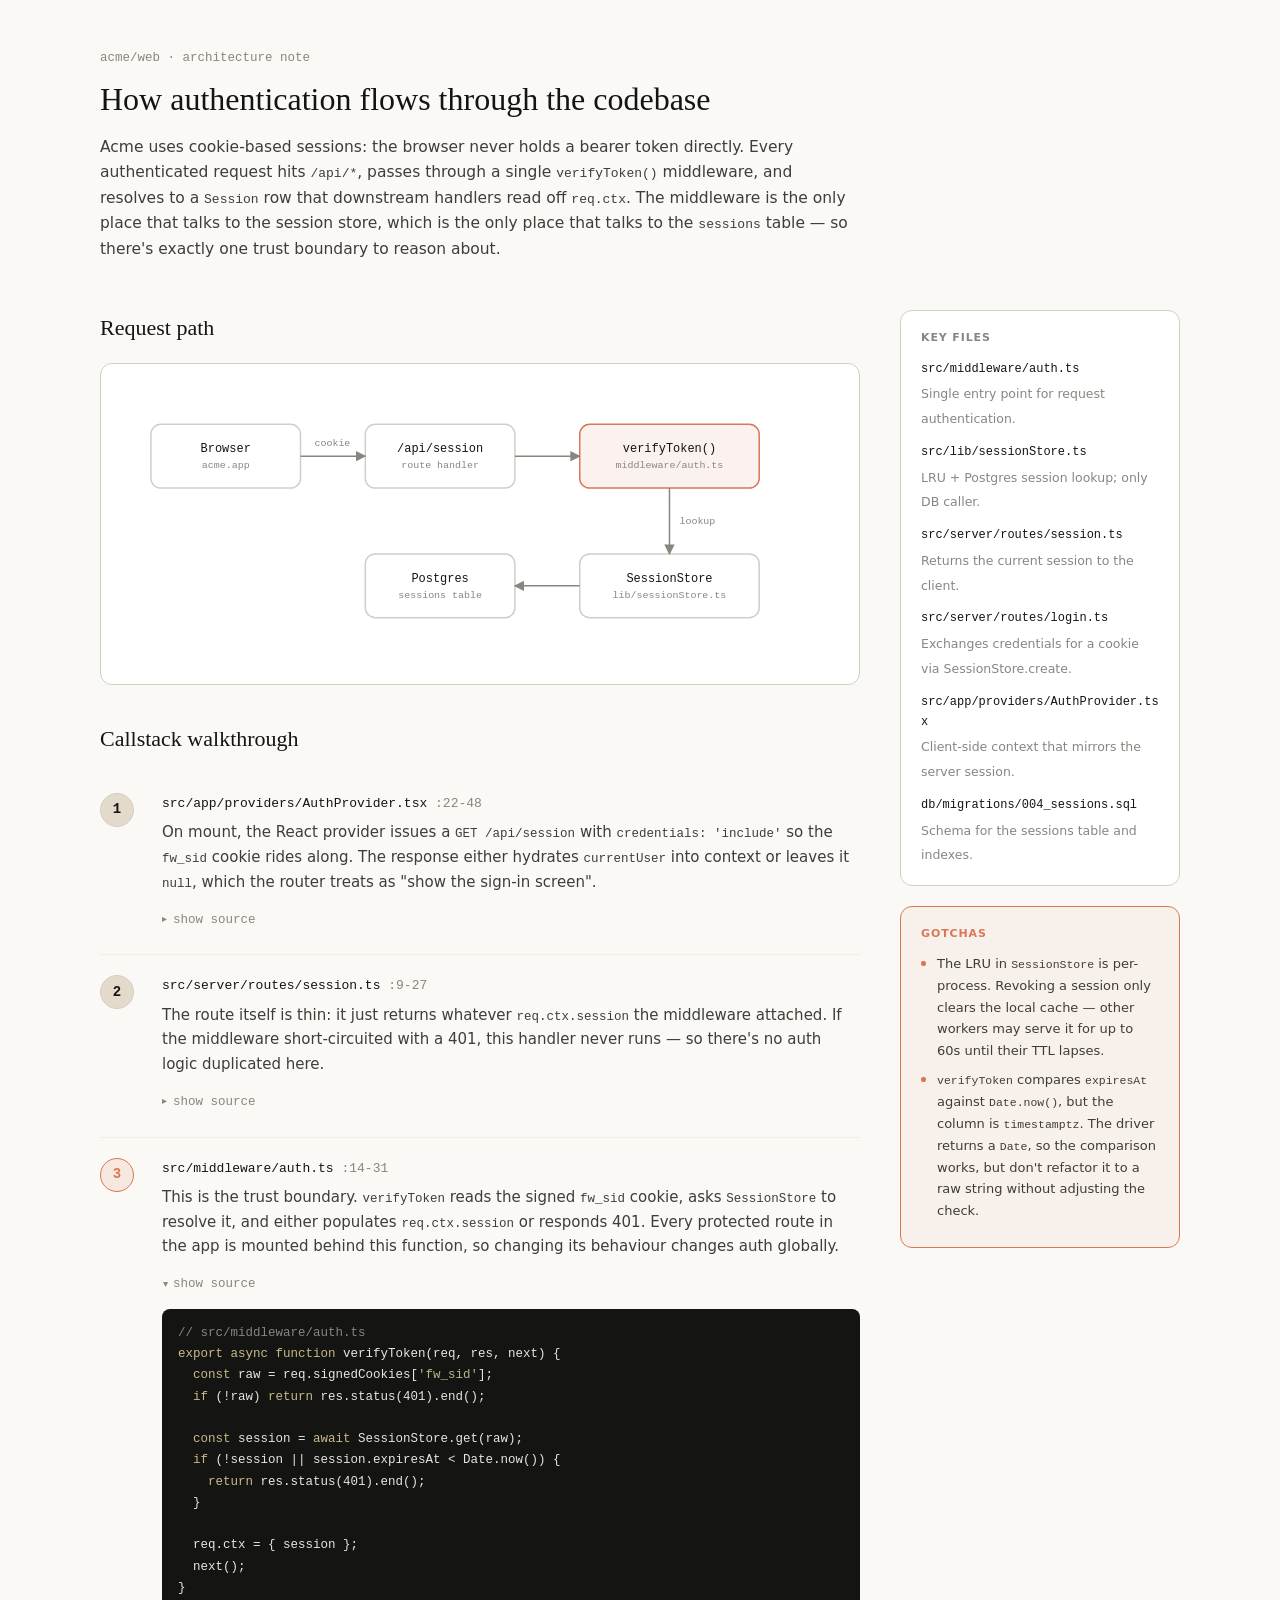
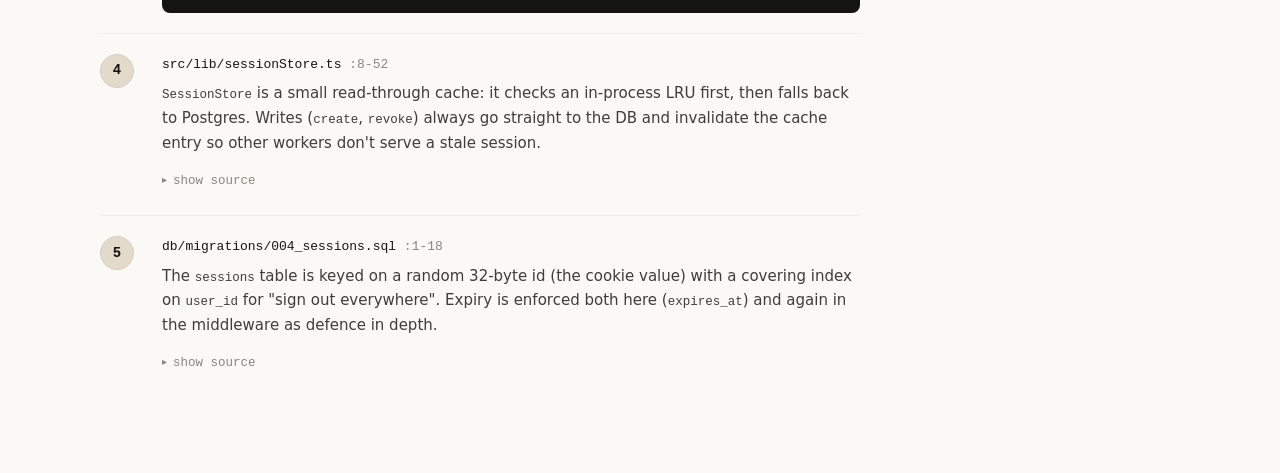
<file: .agents/skills/html-diagram/references/html-effectiveness/04-code-understanding.html>
<!-- Copyright 2026 Anthropic PBC · SPDX-License-Identifier: Apache-2.0 -->
<!DOCTYPE html>
<html lang="en">
<head>
<meta charset="UTF-8">
<meta name="viewport" content="width=device-width, initial-scale=1.0">
<title>How authentication flows through acme/web</title>
<style>
  :root {
    --ivory: #FAF9F5;
    --slate: #141413;
    --clay: #D97757;
    --oat: #E3DACC;
    --olive: #788C5D;
    --rust: #B04A3F;
    --gray-150: #F0EEE6;
    --gray-300: #D1CFC5;
    --gray-500: #87867F;
    --gray-700: #3D3D3A;
    --serif: ui-serif, Georgia, 'Times New Roman', serif;
    --sans: system-ui, -apple-system, 'Segoe UI', Roboto, sans-serif;
    --mono: ui-monospace, 'SF Mono', Menlo, Monaco, monospace;
  }

  * { box-sizing: border-box; margin: 0; padding: 0; }

  body {
    background: var(--ivory);
    color: var(--gray-700);
    font-family: var(--sans);
    font-size: 15px;
    line-height: 1.65;
    padding: 48px 24px 80px;
  }

  .page {
    max-width: 1080px;
    margin: 0 auto;
    display: grid;
    grid-template-columns: minmax(0, 1fr) 280px;
    gap: 40px;
  }

  @media (max-width: 960px) {
    .page { grid-template-columns: 1fr; }
  }

  /* ---------- Header ---------- */
  header {
    grid-column: 1 / -1;
    margin-bottom: 8px;
  }

  .repo-line {
    font-family: var(--mono);
    font-size: 12.5px;
    color: var(--gray-500);
    margin-bottom: 10px;
  }

  h1 {
    font-family: var(--serif);
    font-weight: 500;
    font-size: 32px;
    line-height: 1.25;
    color: var(--slate);
    margin-bottom: 16px;
  }

  .summary {
    max-width: 760px;
    font-size: 15.5px;
  }
  .summary code { font-family: var(--mono); font-size: 13px; }

  h2 {
    font-family: var(--serif);
    font-weight: 500;
    font-size: 22px;
    color: var(--slate);
    margin: 36px 0 16px;
  }

  /* ---------- Diagram ---------- */
  .diagram-panel {
    border: 1.5px solid var(--gray-300);
    border-radius: 12px;
    background: #fff;
    padding: 20px;
    overflow-x: auto;
  }

  svg.flow { display: block; max-width: 100%; }
  .flow text {
    font-family: var(--mono);
    font-size: 12px;
    fill: var(--slate);
  }
  .flow .sub { font-size: 10px; fill: var(--gray-500); }
  .flow .box { fill: #fff; stroke: var(--gray-300); stroke-width: 1.5; }
  .flow .box.hot { fill: rgba(217,119,87,0.10); stroke: var(--clay); }
  .flow .arrow { stroke: var(--gray-500); stroke-width: 1.5; fill: none; }

  /* ---------- Walkthrough ---------- */
  .step {
    display: grid;
    grid-template-columns: 44px 1fr;
    gap: 18px;
    padding: 20px 0;
    border-bottom: 1.5px solid var(--gray-150);
  }
  .step:last-of-type { border-bottom: none; }

  .badge {
    width: 34px;
    height: 34px;
    border-radius: 50%;
    background: var(--oat);
    border: 1.5px solid var(--gray-300);
    display: flex;
    align-items: center;
    justify-content: center;
    font-family: var(--mono);
    font-weight: 600;
    color: var(--slate);
    font-size: 14px;
  }
  .step.hot .badge {
    background: rgba(217,119,87,0.14);
    border-color: var(--clay);
    color: var(--clay);
  }

  .step-loc {
    font-family: var(--mono);
    font-size: 13px;
    color: var(--slate);
    margin-bottom: 6px;
  }
  .step-loc .range { color: var(--gray-500); }

  .step-body p { margin-bottom: 10px; }

  details.snippet { margin-top: 6px; }
  details.snippet summary {
    list-style: none;
    cursor: pointer;
    font-size: 12.5px;
    color: var(--gray-500);
    font-family: var(--mono);
    display: inline-flex;
    align-items: center;
    gap: 6px;
    padding: 4px 0;
    user-select: none;
  }
  details.snippet summary::-webkit-details-marker { display: none; }
  details.snippet summary::before {
    content: "▸";
    font-size: 10px;
    transition: transform 0.15s ease;
  }
  details.snippet[open] summary::before { transform: rotate(90deg); }

  pre.code {
    background: var(--slate);
    color: #E8E6DC;
    font-family: var(--mono);
    font-size: 12.5px;
    line-height: 1.7;
    border-radius: 8px;
    padding: 14px 16px;
    overflow-x: auto;
    margin-top: 10px;
  }
  pre.code .dim { color: var(--gray-500); }
  pre.code .kw  { color: #C9B98A; }
  pre.code .str { color: #A8BC8C; }

  /* ---------- Sidebar ---------- */
  aside {
    position: sticky;
    top: 24px;
    align-self: start;
  }

  .panel {
    border: 1.5px solid var(--gray-300);
    border-radius: 12px;
    background: #fff;
    padding: 18px 20px;
    margin-bottom: 20px;
  }

  .panel h3 {
    font-family: var(--sans);
    font-size: 11px;
    font-weight: 600;
    text-transform: uppercase;
    letter-spacing: 0.08em;
    color: var(--gray-500);
    margin-bottom: 12px;
  }

  .key-files { list-style: none; padding: 0; }
  .key-files li { margin-bottom: 12px; }
  .key-files li:last-child { margin-bottom: 0; }
  .key-files .path {
    font-family: var(--mono);
    font-size: 12px;
    color: var(--slate);
    display: block;
    margin-bottom: 2px;
    word-break: break-all;
  }
  .key-files .desc {
    font-size: 12.5px;
    color: var(--gray-500);
    line-height: 1.45;
  }

  .gotchas {
    border: 1.5px solid var(--clay);
    border-radius: 12px;
    background: rgba(217,119,87,0.06);
    padding: 18px 20px;
  }
  .gotchas h3 {
    font-family: var(--sans);
    font-size: 11px;
    font-weight: 700;
    text-transform: uppercase;
    letter-spacing: 0.08em;
    color: var(--clay);
    margin-bottom: 10px;
  }
  .gotchas ul { list-style: none; padding: 0; }
  .gotchas li {
    position: relative;
    padding-left: 16px;
    font-size: 13px;
    margin-bottom: 8px;
  }
  .gotchas li::before {
    content: "";
    position: absolute;
    left: 0; top: 8px;
    width: 5px; height: 5px;
    background: var(--clay);
    border-radius: 2px;
  }
  .gotchas code { font-family: var(--mono); font-size: 11.5px; }
</style>
</head>
<body>
<div class="page">

  <header>
    <div class="repo-line">acme/web · architecture note</div>
    <h1>How authentication flows through the codebase</h1>
    <p class="summary">
      Acme uses cookie-based sessions: the browser never holds a bearer token directly. Every authenticated request hits <code>/api/*</code>, passes through a single <code>verifyToken()</code> middleware, and resolves to a <code>Session</code> row that downstream handlers read off <code>req.ctx</code>. The middleware is the only place that talks to the session store, which is the only place that talks to the <code>sessions</code> table — so there's exactly one trust boundary to reason about.
    </p>
  </header>

  <main>
    <h2 style="margin-top:0">Request path</h2>
    <div class="diagram-panel">
      <svg class="flow" viewBox="0 0 720 280" width="720" height="280" role="img" aria-label="Authentication flow diagram">
        <defs>
          <marker id="arrowHead" viewBox="0 0 10 10" refX="9" refY="5" markerWidth="7" markerHeight="7" orient="auto-start-reverse">
            <path d="M 0 0 L 10 5 L 0 10 z" fill="#87867F"></path>
          </marker>
        </defs>

        <!-- Row 1 -->
        <g>
          <rect class="box" x="30"  y="40" width="150" height="64" rx="10"></rect>
          <text x="105" y="68" text-anchor="middle">Browser</text>
          <text class="sub" x="105" y="84" text-anchor="middle">acme.app</text>
        </g>
        <g>
          <rect class="box" x="245" y="40" width="150" height="64" rx="10"></rect>
          <text x="320" y="68" text-anchor="middle">/api/session</text>
          <text class="sub" x="320" y="84" text-anchor="middle">route handler</text>
        </g>
        <g>
          <rect class="box hot" x="460" y="40" width="180" height="64" rx="10"></rect>
          <text x="550" y="68" text-anchor="middle">verifyToken()</text>
          <text class="sub" x="550" y="84" text-anchor="middle">middleware/auth.ts</text>
        </g>

        <!-- Row 2 -->
        <g>
          <rect class="box" x="460" y="170" width="180" height="64" rx="10"></rect>
          <text x="550" y="198" text-anchor="middle">SessionStore</text>
          <text class="sub" x="550" y="214" text-anchor="middle">lib/sessionStore.ts</text>
        </g>
        <g>
          <rect class="box" x="245" y="170" width="150" height="64" rx="10"></rect>
          <text x="320" y="198" text-anchor="middle">Postgres</text>
          <text class="sub" x="320" y="214" text-anchor="middle">sessions table</text>
        </g>

        <!-- Arrows -->
        <line class="arrow" x1="180" y1="72" x2="245" y2="72" marker-end="url(#arrowHead)"></line>
        <line class="arrow" x1="395" y1="72" x2="460" y2="72" marker-end="url(#arrowHead)"></line>
        <line class="arrow" x1="550" y1="104" x2="550" y2="170" marker-end="url(#arrowHead)"></line>
        <line class="arrow" x1="460" y1="202" x2="395" y2="202" marker-end="url(#arrowHead)"></line>

        <text class="sub" x="212" y="62" text-anchor="middle">cookie</text>
        <text class="sub" x="560" y="140" text-anchor="start">lookup</text>
      </svg>
    </div>

    <h2>Callstack walkthrough</h2>

    <!-- Step 1 -->
    <div class="step">
      <div class="badge">1</div>
      <div class="step-body">
        <div class="step-loc">src/app/providers/AuthProvider.tsx<span class="range"> :22-48</span></div>
        <p>On mount, the React provider issues a <code style="font-family:var(--mono);font-size:12.5px">GET /api/session</code> with <code style="font-family:var(--mono);font-size:12.5px">credentials: 'include'</code> so the <code style="font-family:var(--mono);font-size:12.5px">fw_sid</code> cookie rides along. The response either hydrates <code style="font-family:var(--mono);font-size:12.5px">currentUser</code> into context or leaves it <code style="font-family:var(--mono);font-size:12.5px">null</code>, which the router treats as "show the sign-in screen".</p>
        <details class="snippet">
          <summary>show source</summary>
<pre class="code"><span class="dim">// src/app/providers/AuthProvider.tsx</span>
<span class="kw">export function</span> AuthProvider({ children }: Props) {
  <span class="kw">const</span> [user, setUser] = useState&lt;User | <span class="kw">null</span>&gt;(<span class="kw">null</span>);

  useEffect(() =&gt; {
    fetch(<span class="str">'/api/session'</span>, { credentials: <span class="str">'include'</span> })
      .then(r =&gt; r.ok ? r.json() : <span class="kw">null</span>)
      .then(setUser);
  }, []);

  <span class="kw">return</span> &lt;AuthCtx.Provider value={{ user }}&gt;{children}&lt;/AuthCtx.Provider&gt;;
}</pre>
        </details>
      </div>
    </div>

    <!-- Step 2 -->
    <div class="step">
      <div class="badge">2</div>
      <div class="step-body">
        <div class="step-loc">src/server/routes/session.ts<span class="range"> :9-27</span></div>
        <p>The route itself is thin: it just returns whatever <code style="font-family:var(--mono);font-size:12.5px">req.ctx.session</code> the middleware attached. If the middleware short-circuited with a 401, this handler never runs — so there's no auth logic duplicated here.</p>
        <details class="snippet">
          <summary>show source</summary>
<pre class="code"><span class="dim">// src/server/routes/session.ts</span>
router.get(<span class="str">'/session'</span>, verifyToken, (req, res) =&gt; {
  <span class="kw">const</span> { session } = req.ctx;
  res.json({
    id:    session.userId,
    email: session.email,
    role:  session.role,
    exp:   session.expiresAt,
  });
});</pre>
        </details>
      </div>
    </div>

    <!-- Step 3 -->
    <div class="step hot">
      <div class="badge">3</div>
      <div class="step-body">
        <div class="step-loc">src/middleware/auth.ts<span class="range"> :14-31</span></div>
        <p>This is the trust boundary. <code style="font-family:var(--mono);font-size:12.5px">verifyToken</code> reads the signed <code style="font-family:var(--mono);font-size:12.5px">fw_sid</code> cookie, asks <code style="font-family:var(--mono);font-size:12.5px">SessionStore</code> to resolve it, and either populates <code style="font-family:var(--mono);font-size:12.5px">req.ctx.session</code> or responds 401. Every protected route in the app is mounted behind this function, so changing its behaviour changes auth globally.</p>
        <details class="snippet" open>
          <summary>show source</summary>
<pre class="code"><span class="dim">// src/middleware/auth.ts</span>
<span class="kw">export async function</span> verifyToken(req, res, next) {
  <span class="kw">const</span> raw = req.signedCookies[<span class="str">'fw_sid'</span>];
  <span class="kw">if</span> (!raw) <span class="kw">return</span> res.status(401).end();

  <span class="kw">const</span> session = <span class="kw">await</span> SessionStore.get(raw);
  <span class="kw">if</span> (!session || session.expiresAt &lt; Date.now()) {
    <span class="kw">return</span> res.status(401).end();
  }

  req.ctx = { session };
  next();
}</pre>
        </details>
      </div>
    </div>

    <!-- Step 4 -->
    <div class="step">
      <div class="badge">4</div>
      <div class="step-body">
        <div class="step-loc">src/lib/sessionStore.ts<span class="range"> :8-52</span></div>
        <p><code style="font-family:var(--mono);font-size:12.5px">SessionStore</code> is a small read-through cache: it checks an in-process LRU first, then falls back to Postgres. Writes (<code style="font-family:var(--mono);font-size:12.5px">create</code>, <code style="font-family:var(--mono);font-size:12.5px">revoke</code>) always go straight to the DB and invalidate the cache entry so other workers don't serve a stale session.</p>
        <details class="snippet">
          <summary>show source</summary>
<pre class="code"><span class="dim">// src/lib/sessionStore.ts</span>
<span class="kw">const</span> cache = <span class="kw">new</span> LRU&lt;string, Session&gt;({ max: 5000, ttl: 60_000 });

<span class="kw">export const</span> SessionStore = {
  <span class="kw">async</span> get(id: string) {
    <span class="kw">const</span> hit = cache.get(id);
    <span class="kw">if</span> (hit) <span class="kw">return</span> hit;
    <span class="kw">const</span> row = <span class="kw">await</span> db.one(SELECT_SESSION, [id]);
    <span class="kw">if</span> (row) cache.set(id, row);
    <span class="kw">return</span> row ?? <span class="kw">null</span>;
  },
  <span class="dim">/* create, revoke, touch ... */</span>
};</pre>
        </details>
      </div>
    </div>

    <!-- Step 5 -->
    <div class="step">
      <div class="badge">5</div>
      <div class="step-body">
        <div class="step-loc">db/migrations/004_sessions.sql<span class="range"> :1-18</span></div>
        <p>The <code style="font-family:var(--mono);font-size:12.5px">sessions</code> table is keyed on a random 32-byte id (the cookie value) with a covering index on <code style="font-family:var(--mono);font-size:12.5px">user_id</code> for "sign out everywhere". Expiry is enforced both here (<code style="font-family:var(--mono);font-size:12.5px">expires_at</code>) and again in the middleware as defence in depth.</p>
        <details class="snippet">
          <summary>show source</summary>
<pre class="code"><span class="dim">-- db/migrations/004_sessions.sql</span>
<span class="kw">create table</span> sessions (
  id          <span class="kw">text primary key</span>,
  user_id     <span class="kw">uuid not null references</span> users(id),
  created_at  <span class="kw">timestamptz default</span> now(),
  expires_at  <span class="kw">timestamptz not null</span>,
  ip          <span class="kw">inet</span>,
  user_agent  <span class="kw">text</span>
);
<span class="kw">create index</span> sessions_user_id_idx <span class="kw">on</span> sessions(user_id);</pre>
        </details>
      </div>
    </div>
  </main>

  <aside>
    <div class="panel">
      <h3>Key files</h3>
      <ul class="key-files">
        <li>
          <span class="path">src/middleware/auth.ts</span>
          <span class="desc">Single entry point for request authentication.</span>
        </li>
        <li>
          <span class="path">src/lib/sessionStore.ts</span>
          <span class="desc">LRU + Postgres session lookup; only DB caller.</span>
        </li>
        <li>
          <span class="path">src/server/routes/session.ts</span>
          <span class="desc">Returns the current session to the client.</span>
        </li>
        <li>
          <span class="path">src/server/routes/login.ts</span>
          <span class="desc">Exchanges credentials for a cookie via SessionStore.create.</span>
        </li>
        <li>
          <span class="path">src/app/providers/AuthProvider.tsx</span>
          <span class="desc">Client-side context that mirrors the server session.</span>
        </li>
        <li>
          <span class="path">db/migrations/004_sessions.sql</span>
          <span class="desc">Schema for the sessions table and indexes.</span>
        </li>
      </ul>
    </div>

    <div class="gotchas">
      <h3>Gotchas</h3>
      <ul>
        <li>The LRU in <code>SessionStore</code> is per-process. Revoking a session only clears the local cache — other workers may serve it for up to 60s until their TTL lapses.</li>
        <li><code>verifyToken</code> compares <code>expiresAt</code> against <code>Date.now()</code>, but the column is <code>timestamptz</code>. The driver returns a <code>Date</code>, so the comparison works, but don't refactor it to a raw string without adjusting the check.</li>
      </ul>
    </div>
  </aside>

</div>

<script>
  // Keep at most one snippet open at a time so the walkthrough stays scannable.
  var snippets = document.querySelectorAll('details.snippet');
  snippets.forEach(function (d) {
    d.addEventListener('toggle', function () {
      if (!d.open) return;
      snippets.forEach(function (other) {
        if (other !== d) other.open = false;
      });
    });
  });
</script>
</body>
</html>
</file>
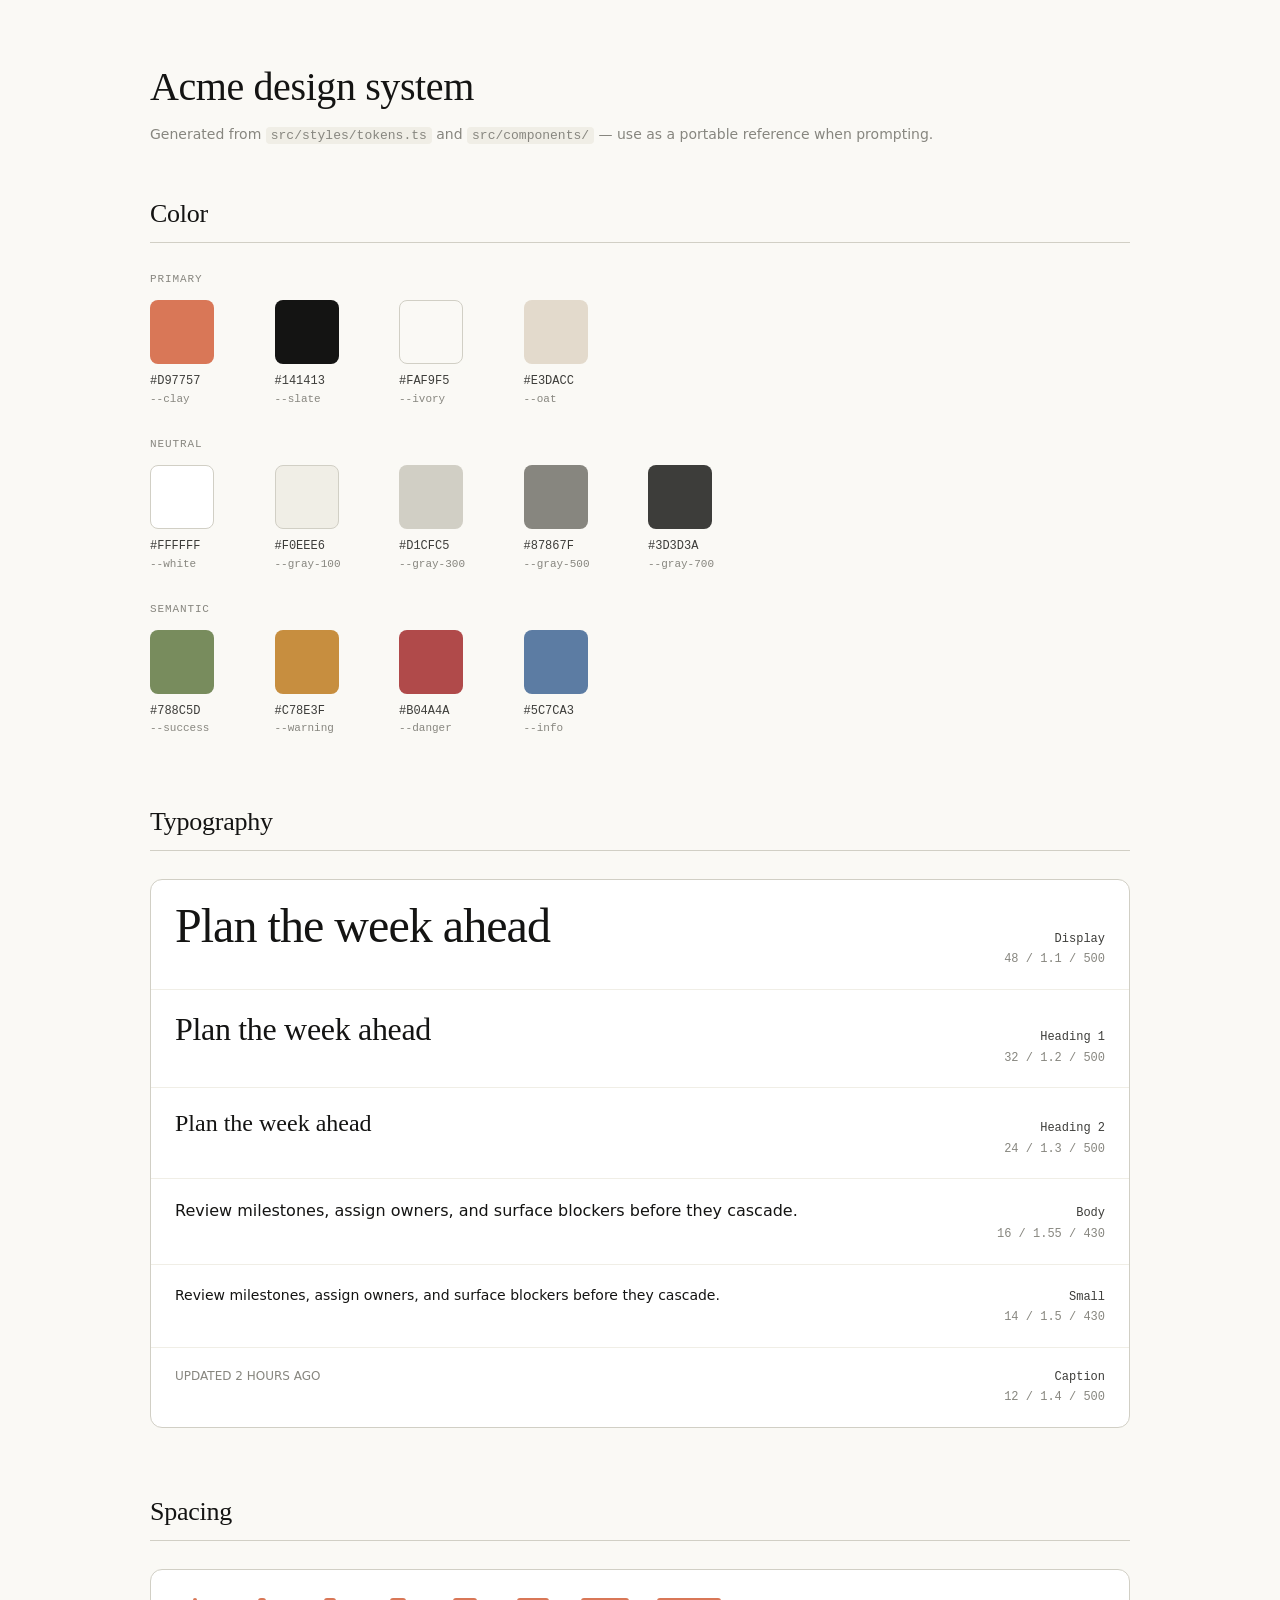
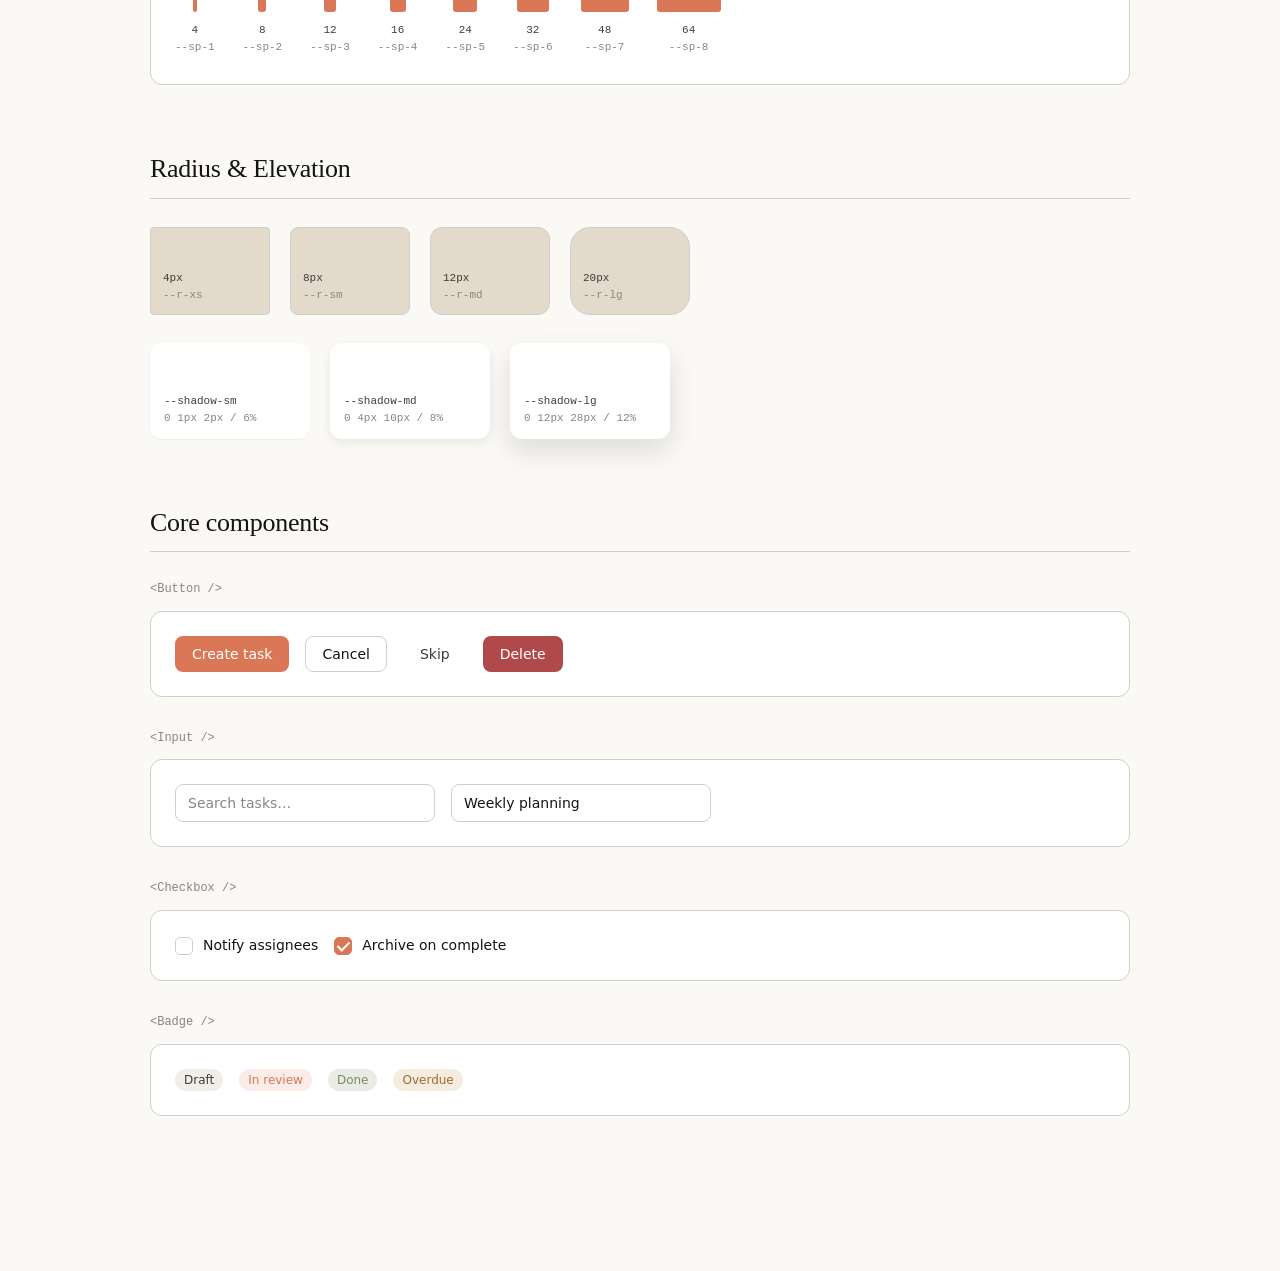
<file: .agents/skills/html-diagram/references/html-effectiveness/05-design-system.html>
<!-- Copyright 2026 Anthropic PBC · SPDX-License-Identifier: Apache-2.0 -->
<!doctype html>
<html lang="en">
<head>
<meta charset="utf-8">
<meta name="viewport" content="width=device-width, initial-scale=1">
<title>Acme — Design System Reference</title>
<style>
  :root {
    --ivory: #FAF9F5;
    --slate: #141413;
    --clay: #D97757;
    --oat: #E3DACC;
    --olive: #788C5D;
    --gray-100: #F0EEE6;
    --gray-300: #D1CFC5;
    --gray-500: #87867F;
    --gray-700: #3D3D3A;
    --white: #FFFFFF;

    --serif: ui-serif, Georgia, serif;
    --sans: system-ui, -apple-system, sans-serif;
    --mono: ui-monospace, 'SF Mono', Menlo, monospace;

    --radius-panel: 12px;
    --radius-row: 8px;
    --border: 1.5px solid var(--gray-300);
  }

  * { box-sizing: border-box; }

  body {
    margin: 0;
    padding: 56px 24px 96px;
    background: var(--ivory);
    color: var(--slate);
    font-family: var(--sans);
    font-size: 15px;
    line-height: 1.55;
    -webkit-font-smoothing: antialiased;
  }

  .page {
    max-width: 980px;
    margin: 0 auto;
  }

  header h1 {
    font-family: var(--serif);
    font-weight: 500;
    font-size: 40px;
    letter-spacing: -0.01em;
    margin: 0 0 6px;
  }

  header .sub {
    color: var(--gray-500);
    font-size: 14px;
    margin: 0 0 48px;
  }
  header .sub code {
    font-family: var(--mono);
    font-size: 13px;
    background: var(--gray-100);
    padding: 1px 5px;
    border-radius: 4px;
  }

  section { margin-bottom: 64px; }

  h2 {
    font-family: var(--serif);
    font-weight: 500;
    font-size: 26px;
    margin: 0 0 8px;
    letter-spacing: -0.01em;
  }
  hr.rule {
    border: none;
    border-top: 1px solid var(--gray-300);
    margin: 0 0 28px;
  }

  /* ---------- Color ---------- */
  .swatch-group {
    margin-bottom: 28px;
  }
  .swatch-group-label {
    font-family: var(--mono);
    font-size: 11px;
    text-transform: uppercase;
    letter-spacing: 0.08em;
    color: var(--gray-500);
    margin-bottom: 12px;
  }
  .swatch-grid {
    display: grid;
    grid-template-columns: repeat(auto-fill, minmax(96px, 1fr));
    gap: 20px 16px;
  }
  .swatch {}
  .swatch .chip {
    width: 64px;
    height: 64px;
    border-radius: var(--radius-row);
    border: var(--border);
    margin-bottom: 8px;
  }
  .swatch .chip.no-border { border-color: transparent; }
  .swatch .hex {
    font-family: var(--mono);
    font-size: 12px;
    color: var(--gray-700);
    display: block;
  }
  .swatch .token {
    font-family: var(--mono);
    font-size: 11px;
    color: var(--gray-500);
    display: block;
  }

  /* ---------- Typography ---------- */
  .type-scale {
    border: var(--border);
    border-radius: var(--radius-panel);
    background: var(--white);
    overflow: hidden;
  }
  .type-row {
    display: flex;
    align-items: baseline;
    justify-content: space-between;
    gap: 24px;
    padding: 20px 24px;
    border-bottom: 1px solid var(--gray-100);
  }
  .type-row:last-child { border-bottom: none; }
  .type-specimen {
    flex: 1;
    min-width: 0;
    white-space: nowrap;
    overflow: hidden;
    text-overflow: ellipsis;
    color: var(--slate);
  }
  .type-meta {
    font-family: var(--mono);
    font-size: 12px;
    color: var(--gray-500);
    text-align: right;
    flex-shrink: 0;
  }
  .type-meta .name {
    color: var(--gray-700);
    display: block;
    margin-bottom: 2px;
  }

  .t-display  { font-family: var(--serif); font-size: 48px; line-height: 1.1;  font-weight: 500; letter-spacing: -0.02em; }
  .t-h1       { font-family: var(--serif); font-size: 32px; line-height: 1.2;  font-weight: 500; letter-spacing: -0.01em; }
  .t-h2       { font-family: var(--serif); font-size: 24px; line-height: 1.3;  font-weight: 500; }
  .t-body     { font-family: var(--sans);  font-size: 16px; line-height: 1.55; font-weight: 430; }
  .t-small    { font-family: var(--sans);  font-size: 14px; line-height: 1.5;  font-weight: 430; }
  .t-caption  { font-family: var(--sans);  font-size: 12px; line-height: 1.4;  font-weight: 500; color: var(--gray-500); }

  /* ---------- Spacing ---------- */
  .spacing-ruler {
    display: flex;
    align-items: flex-end;
    gap: 28px;
    padding: 28px 24px;
    background: var(--white);
    border: var(--border);
    border-radius: var(--radius-panel);
    overflow-x: auto;
  }
  .space-token {
    display: flex;
    flex-direction: column;
    align-items: center;
    gap: 10px;
    flex-shrink: 0;
  }
  .space-bar {
    background: var(--clay);
    border-radius: 3px;
    height: 14px;
  }
  .space-label {
    font-family: var(--mono);
    font-size: 11px;
    color: var(--gray-700);
    text-align: center;
  }
  .space-label span {
    display: block;
    color: var(--gray-500);
  }

  /* ---------- Radius & Elevation ---------- */
  .token-row {
    display: flex;
    flex-wrap: wrap;
    gap: 20px;
    margin-bottom: 28px;
  }
  .radius-card {
    width: 120px;
    height: 88px;
    background: var(--oat);
    border: var(--border);
    display: flex;
    align-items: flex-end;
    padding: 10px 12px;
  }
  .radius-card .lbl {
    font-family: var(--mono);
    font-size: 11px;
    color: var(--gray-700);
  }
  .radius-card .lbl span { color: var(--gray-500); display: block; }

  .shadow-card {
    width: 160px;
    height: 96px;
    background: var(--white);
    border-radius: var(--radius-panel);
    display: flex;
    align-items: flex-end;
    padding: 12px 14px;
  }
  .shadow-card .lbl {
    font-family: var(--mono);
    font-size: 11px;
    color: var(--gray-700);
  }
  .shadow-card .lbl span { color: var(--gray-500); display: block; }

  /* ---------- Core components ---------- */
  .component {
    margin-bottom: 32px;
  }
  .component-name {
    font-family: var(--mono);
    font-size: 12px;
    color: var(--gray-500);
    margin-bottom: 12px;
  }
  .component-stage {
    display: flex;
    flex-wrap: wrap;
    align-items: center;
    gap: 16px;
    padding: 24px;
    background: var(--white);
    border: var(--border);
    border-radius: var(--radius-panel);
  }

  /* Button */
  .btn {
    display: inline-flex;
    align-items: center;
    justify-content: center;
    height: 36px;
    padding: 0 16px;
    font-family: var(--sans);
    font-size: 14px;
    font-weight: 500;
    border-radius: var(--radius-row);
    border: 1.5px solid transparent;
    cursor: pointer;
    transition: background 0.12s ease, border-color 0.12s ease;
  }
  .btn-primary   { background: var(--clay); color: var(--white); }
  .btn-primary:hover { background: #C7684C; }
  .btn-secondary { background: var(--white); color: var(--slate); border-color: var(--gray-300); }
  .btn-secondary:hover { background: var(--gray-100); }
  .btn-ghost     { background: transparent; color: var(--gray-700); }
  .btn-ghost:hover { background: var(--gray-100); }
  .btn-danger    { background: #B04A4A; color: var(--white); }
  .btn-danger:hover { background: #9A3F3F; }

  /* Input */
  .input {
    height: 38px;
    padding: 0 12px;
    font-family: var(--sans);
    font-size: 14px;
    color: var(--slate);
    background: var(--white);
    border: var(--border);
    border-radius: var(--radius-row);
    width: 260px;
    outline: none;
    transition: border-color 0.12s ease, box-shadow 0.12s ease;
  }
  .input::placeholder { color: var(--gray-500); }
  .input:focus {
    border-color: var(--clay);
    box-shadow: 0 0 0 3px rgba(217, 119, 87, 0.15);
  }

  /* Checkbox */
  .checkbox {
    display: inline-flex;
    align-items: center;
    gap: 10px;
    font-size: 14px;
    cursor: pointer;
    user-select: none;
  }
  .checkbox input {
    appearance: none;
    width: 18px;
    height: 18px;
    border: var(--border);
    border-radius: 5px;
    background: var(--white);
    margin: 0;
    cursor: pointer;
    position: relative;
    transition: background 0.12s ease, border-color 0.12s ease;
  }
  .checkbox input:checked {
    background: var(--clay);
    border-color: var(--clay);
  }
  .checkbox input:checked::after {
    content: "";
    position: absolute;
    left: 5px; top: 1px;
    width: 5px; height: 10px;
    border: solid var(--white);
    border-width: 0 2px 2px 0;
    transform: rotate(45deg);
  }

  /* Badge */
  .badge {
    display: inline-flex;
    align-items: center;
    height: 22px;
    padding: 0 9px;
    font-size: 12px;
    font-weight: 500;
    border-radius: 999px;
  }
  .badge-neutral { background: var(--gray-100); color: var(--gray-700); }
  .badge-accent  { background: rgba(217, 119, 87, 0.14); color: var(--clay); }
  .badge-success { background: rgba(120, 140, 93, 0.16); color: var(--olive); }
  .badge-warning { background: rgba(199, 142, 63, 0.16); color: #A06A2A; }
</style>
</head>
<body>
<div class="page">

  <header>
    <h1>Acme design system</h1>
    <p class="sub">
      Generated from <code>src/styles/tokens.ts</code> and <code>src/components/</code> &mdash; use as a portable reference when prompting.
    </p>
  </header>

  <!-- ===================== COLOR ===================== -->
  <section id="color">
    <h2>Color</h2>
    <hr class="rule">

    <div class="swatch-group">
      <div class="swatch-group-label">Primary</div>
      <div class="swatch-grid">
        <div class="swatch">
          <div class="chip no-border" style="background:#D97757"></div>
          <span class="hex">#D97757</span>
          <span class="token">--clay</span>
        </div>
        <div class="swatch">
          <div class="chip no-border" style="background:#141413"></div>
          <span class="hex">#141413</span>
          <span class="token">--slate</span>
        </div>
        <div class="swatch">
          <div class="chip" style="background:#FAF9F5"></div>
          <span class="hex">#FAF9F5</span>
          <span class="token">--ivory</span>
        </div>
        <div class="swatch">
          <div class="chip no-border" style="background:#E3DACC"></div>
          <span class="hex">#E3DACC</span>
          <span class="token">--oat</span>
        </div>
      </div>
    </div>

    <div class="swatch-group">
      <div class="swatch-group-label">Neutral</div>
      <div class="swatch-grid">
        <div class="swatch">
          <div class="chip" style="background:#FFFFFF"></div>
          <span class="hex">#FFFFFF</span>
          <span class="token">--white</span>
        </div>
        <div class="swatch">
          <div class="chip" style="background:#F0EEE6"></div>
          <span class="hex">#F0EEE6</span>
          <span class="token">--gray-100</span>
        </div>
        <div class="swatch">
          <div class="chip no-border" style="background:#D1CFC5"></div>
          <span class="hex">#D1CFC5</span>
          <span class="token">--gray-300</span>
        </div>
        <div class="swatch">
          <div class="chip no-border" style="background:#87867F"></div>
          <span class="hex">#87867F</span>
          <span class="token">--gray-500</span>
        </div>
        <div class="swatch">
          <div class="chip no-border" style="background:#3D3D3A"></div>
          <span class="hex">#3D3D3A</span>
          <span class="token">--gray-700</span>
        </div>
      </div>
    </div>

    <div class="swatch-group">
      <div class="swatch-group-label">Semantic</div>
      <div class="swatch-grid">
        <div class="swatch">
          <div class="chip no-border" style="background:#788C5D"></div>
          <span class="hex">#788C5D</span>
          <span class="token">--success</span>
        </div>
        <div class="swatch">
          <div class="chip no-border" style="background:#C78E3F"></div>
          <span class="hex">#C78E3F</span>
          <span class="token">--warning</span>
        </div>
        <div class="swatch">
          <div class="chip no-border" style="background:#B04A4A"></div>
          <span class="hex">#B04A4A</span>
          <span class="token">--danger</span>
        </div>
        <div class="swatch">
          <div class="chip no-border" style="background:#5C7CA3"></div>
          <span class="hex">#5C7CA3</span>
          <span class="token">--info</span>
        </div>
      </div>
    </div>
  </section>

  <!-- ===================== TYPOGRAPHY ===================== -->
  <section id="typography">
    <h2>Typography</h2>
    <hr class="rule">

    <div class="type-scale">
      <div class="type-row">
        <div class="type-specimen t-display">Plan the week ahead</div>
        <div class="type-meta">
          <span class="name">Display</span>
          48 / 1.1 / 500
        </div>
      </div>
      <div class="type-row">
        <div class="type-specimen t-h1">Plan the week ahead</div>
        <div class="type-meta">
          <span class="name">Heading 1</span>
          32 / 1.2 / 500
        </div>
      </div>
      <div class="type-row">
        <div class="type-specimen t-h2">Plan the week ahead</div>
        <div class="type-meta">
          <span class="name">Heading 2</span>
          24 / 1.3 / 500
        </div>
      </div>
      <div class="type-row">
        <div class="type-specimen t-body">Review milestones, assign owners, and surface blockers before they cascade.</div>
        <div class="type-meta">
          <span class="name">Body</span>
          16 / 1.55 / 430
        </div>
      </div>
      <div class="type-row">
        <div class="type-specimen t-small">Review milestones, assign owners, and surface blockers before they cascade.</div>
        <div class="type-meta">
          <span class="name">Small</span>
          14 / 1.5 / 430
        </div>
      </div>
      <div class="type-row">
        <div class="type-specimen t-caption">UPDATED 2 HOURS AGO</div>
        <div class="type-meta">
          <span class="name">Caption</span>
          12 / 1.4 / 500
        </div>
      </div>
    </div>
  </section>

  <!-- ===================== SPACING ===================== -->
  <section id="spacing">
    <h2>Spacing</h2>
    <hr class="rule">

    <div class="spacing-ruler">
      <div class="space-token">
        <div class="space-bar" style="width:4px"></div>
        <div class="space-label">4<span>--sp-1</span></div>
      </div>
      <div class="space-token">
        <div class="space-bar" style="width:8px"></div>
        <div class="space-label">8<span>--sp-2</span></div>
      </div>
      <div class="space-token">
        <div class="space-bar" style="width:12px"></div>
        <div class="space-label">12<span>--sp-3</span></div>
      </div>
      <div class="space-token">
        <div class="space-bar" style="width:16px"></div>
        <div class="space-label">16<span>--sp-4</span></div>
      </div>
      <div class="space-token">
        <div class="space-bar" style="width:24px"></div>
        <div class="space-label">24<span>--sp-5</span></div>
      </div>
      <div class="space-token">
        <div class="space-bar" style="width:32px"></div>
        <div class="space-label">32<span>--sp-6</span></div>
      </div>
      <div class="space-token">
        <div class="space-bar" style="width:48px"></div>
        <div class="space-label">48<span>--sp-7</span></div>
      </div>
      <div class="space-token">
        <div class="space-bar" style="width:64px"></div>
        <div class="space-label">64<span>--sp-8</span></div>
      </div>
    </div>
  </section>

  <!-- ===================== RADIUS & ELEVATION ===================== -->
  <section id="shape">
    <h2>Radius &amp; Elevation</h2>
    <hr class="rule">

    <div class="token-row">
      <div class="radius-card" style="border-radius:4px">
        <div class="lbl">4px<span>--r-xs</span></div>
      </div>
      <div class="radius-card" style="border-radius:8px">
        <div class="lbl">8px<span>--r-sm</span></div>
      </div>
      <div class="radius-card" style="border-radius:12px">
        <div class="lbl">12px<span>--r-md</span></div>
      </div>
      <div class="radius-card" style="border-radius:20px">
        <div class="lbl">20px<span>--r-lg</span></div>
      </div>
    </div>

    <div class="token-row">
      <div class="shadow-card" style="box-shadow:0 1px 2px rgba(20,20,19,0.06)">
        <div class="lbl">--shadow-sm<span>0 1px 2px / 6%</span></div>
      </div>
      <div class="shadow-card" style="box-shadow:0 4px 10px rgba(20,20,19,0.08)">
        <div class="lbl">--shadow-md<span>0 4px 10px / 8%</span></div>
      </div>
      <div class="shadow-card" style="box-shadow:0 12px 28px rgba(20,20,19,0.12)">
        <div class="lbl">--shadow-lg<span>0 12px 28px / 12%</span></div>
      </div>
    </div>
  </section>

  <!-- ===================== CORE COMPONENTS ===================== -->
  <section id="components">
    <h2>Core components</h2>
    <hr class="rule">

    <div class="component">
      <div class="component-name">&lt;Button /&gt;</div>
      <div class="component-stage">
        <button class="btn btn-primary">Create task</button>
        <button class="btn btn-secondary">Cancel</button>
        <button class="btn btn-ghost">Skip</button>
        <button class="btn btn-danger">Delete</button>
      </div>
    </div>

    <div class="component">
      <div class="component-name">&lt;Input /&gt;</div>
      <div class="component-stage">
        <input class="input" type="text" placeholder="Search tasks&hellip;">
        <input class="input" type="text" value="Weekly planning">
      </div>
    </div>

    <div class="component">
      <div class="component-name">&lt;Checkbox /&gt;</div>
      <div class="component-stage">
        <label class="checkbox">
          <input type="checkbox">
          Notify assignees
        </label>
        <label class="checkbox">
          <input type="checkbox" checked>
          Archive on complete
        </label>
      </div>
    </div>

    <div class="component">
      <div class="component-name">&lt;Badge /&gt;</div>
      <div class="component-stage">
        <span class="badge badge-neutral">Draft</span>
        <span class="badge badge-accent">In review</span>
        <span class="badge badge-success">Done</span>
        <span class="badge badge-warning">Overdue</span>
      </div>
    </div>
  </section>

</div>
</body>
</html>
</file>
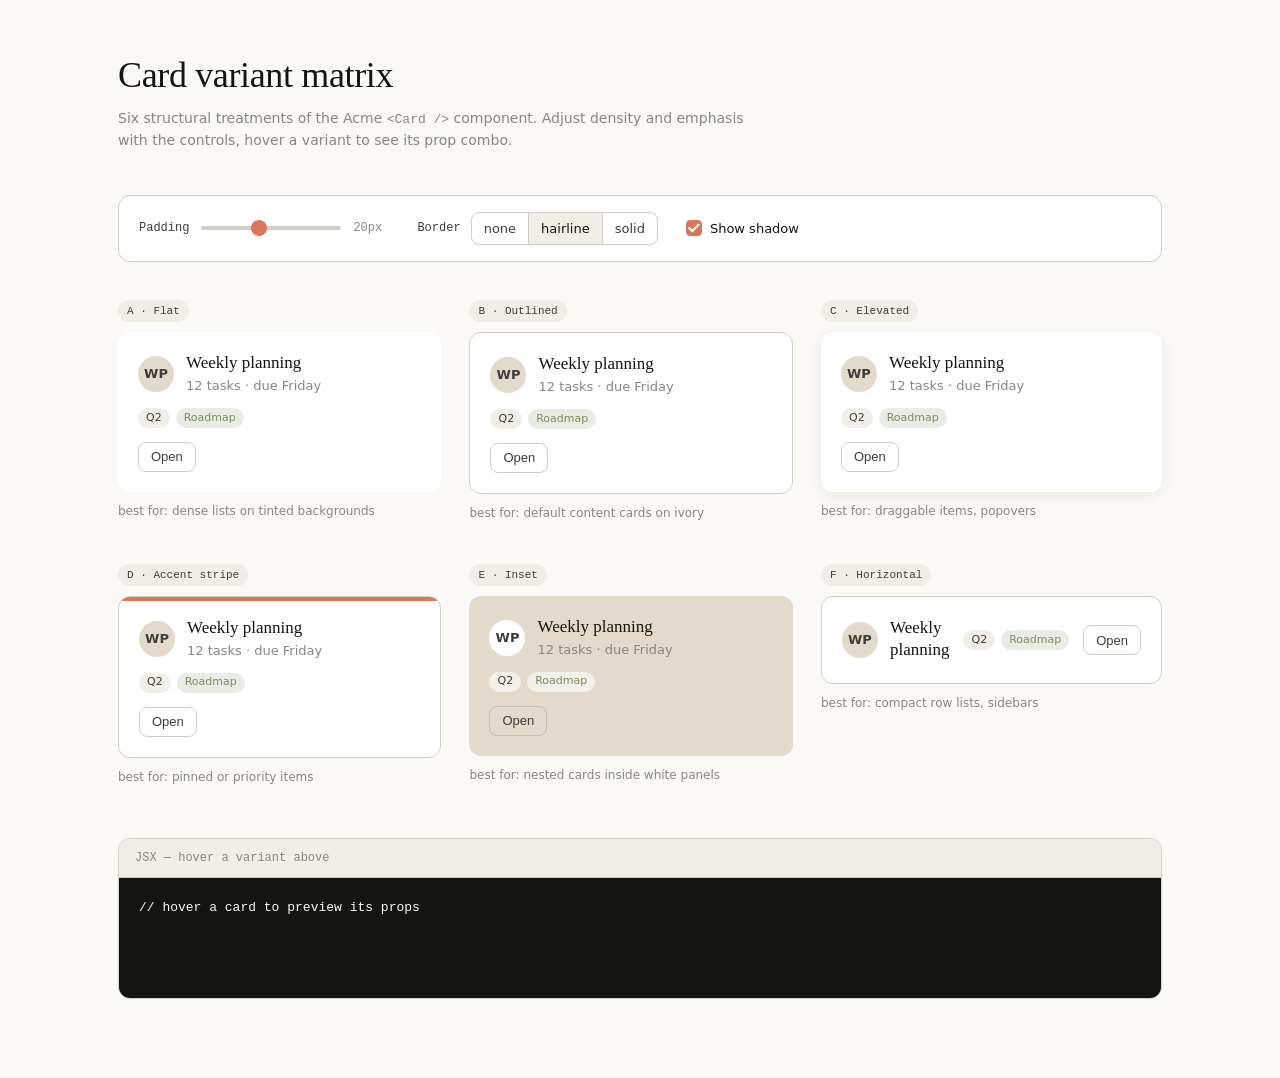
<file: .agents/skills/html-diagram/references/html-effectiveness/06-component-variants.html>
<!-- Copyright 2026 Anthropic PBC · SPDX-License-Identifier: Apache-2.0 -->
<!doctype html>
<html lang="en">
<head>
<meta charset="utf-8">
<meta name="viewport" content="width=device-width, initial-scale=1">
<title>Acme — Card Variant Matrix</title>
<style>
  :root {
    --ivory: #FAF9F5;
    --slate: #141413;
    --clay: #D97757;
    --oat: #E3DACC;
    --olive: #788C5D;
    --gray-100: #F0EEE6;
    --gray-300: #D1CFC5;
    --gray-500: #87867F;
    --gray-700: #3D3D3A;
    --white: #FFFFFF;

    --serif: ui-serif, Georgia, serif;
    --sans: system-ui, -apple-system, sans-serif;
    --mono: ui-monospace, 'SF Mono', Menlo, monospace;

    /* live-controlled tokens */
    --card-pad: 20px;
    --card-border: 1.5px solid var(--gray-300);
    --card-shadow: 0 4px 14px rgba(20, 20, 19, 0.08);
  }

  * { box-sizing: border-box; }

  body {
    margin: 0;
    background: var(--ivory);
    color: var(--slate);
    font-family: var(--sans);
    font-size: 15px;
    line-height: 1.5;
    -webkit-font-smoothing: antialiased;
  }

  .page {
    max-width: 1100px;
    margin: 0 auto;
    padding: 0 28px 80px;
  }

  header {
    padding: 48px 0 20px;
  }
  header h1 {
    font-family: var(--serif);
    font-weight: 500;
    font-size: 36px;
    letter-spacing: -0.01em;
    margin: 0 0 6px;
  }
  header p {
    color: var(--gray-500);
    font-size: 14px;
    margin: 0;
    max-width: 640px;
  }

  /* ---------- Toolbar ---------- */
  .toolbar {
    position: sticky;
    top: 0;
    z-index: 10;
    display: flex;
    flex-wrap: wrap;
    align-items: center;
    gap: 28px;
    padding: 16px 20px;
    margin: 24px 0 36px;
    background: var(--white);
    border: 1.5px solid var(--gray-300);
    border-radius: 12px;
  }
  .control {
    display: flex;
    align-items: center;
    gap: 10px;
  }
  .control-label {
    font-family: var(--mono);
    font-size: 12px;
    color: var(--gray-700);
  }
  .control-value {
    font-family: var(--mono);
    font-size: 12px;
    color: var(--gray-500);
    min-width: 36px;
  }

  input[type="range"] {
    appearance: none;
    width: 140px;
    height: 4px;
    background: var(--gray-300);
    border-radius: 2px;
    outline: none;
  }
  input[type="range"]::-webkit-slider-thumb {
    appearance: none;
    width: 16px; height: 16px;
    background: var(--clay);
    border-radius: 50%;
    cursor: pointer;
  }
  input[type="range"]::-moz-range-thumb {
    width: 16px; height: 16px;
    background: var(--clay);
    border: none;
    border-radius: 50%;
    cursor: pointer;
  }

  .radio-group {
    display: inline-flex;
    border: 1.5px solid var(--gray-300);
    border-radius: 8px;
    overflow: hidden;
  }
  .radio-group label {
    padding: 6px 12px;
    font-size: 13px;
    cursor: pointer;
    user-select: none;
    color: var(--gray-700);
    border-right: 1px solid var(--gray-300);
  }
  .radio-group label:last-child { border-right: none; }
  .radio-group input { display: none; }
  .radio-group input:checked + span {
    color: var(--slate);
  }
  .radio-group label:has(input:checked) {
    background: var(--gray-100);
  }

  .check {
    display: inline-flex;
    align-items: center;
    gap: 8px;
    font-size: 13px;
    cursor: pointer;
    user-select: none;
  }
  .check input {
    appearance: none;
    width: 16px; height: 16px;
    border: 1.5px solid var(--gray-300);
    border-radius: 4px;
    margin: 0;
    cursor: pointer;
    position: relative;
  }
  .check input:checked {
    background: var(--clay);
    border-color: var(--clay);
  }
  .check input:checked::after {
    content: "";
    position: absolute;
    left: 4px; top: 0;
    width: 4px; height: 9px;
    border: solid var(--white);
    border-width: 0 2px 2px 0;
    transform: rotate(45deg);
  }

  /* ---------- Grid ---------- */
  .grid {
    display: grid;
    grid-template-columns: repeat(3, 1fr);
    gap: 28px;
  }
  @media (max-width: 960px) {
    .grid { grid-template-columns: repeat(2, 1fr); }
  }
  @media (max-width: 640px) {
    .grid { grid-template-columns: 1fr; }
  }

  .cell {}
  .variant-label {
    display: inline-flex;
    align-items: center;
    height: 22px;
    padding: 0 9px;
    font-family: var(--mono);
    font-size: 11px;
    font-weight: 500;
    color: var(--gray-700);
    background: var(--gray-100);
    border-radius: 999px;
    margin-bottom: 10px;
  }
  .variant-note {
    font-size: 12px;
    color: var(--gray-500);
    margin-top: 10px;
  }

  /* ---------- Card base ---------- */
  .card {
    border-radius: 12px;
    padding: var(--card-pad);
    transition: padding 0.15s ease, box-shadow 0.15s ease, border 0.15s ease;
    cursor: pointer;
  }
  .card:hover { outline: 2px solid var(--clay); outline-offset: 2px; }

  .card-head {
    display: flex;
    align-items: center;
    gap: 12px;
    margin-bottom: 12px;
  }
  .avatar {
    width: 36px; height: 36px;
    border-radius: 50%;
    background: var(--oat);
    flex-shrink: 0;
    display: flex;
    align-items: center;
    justify-content: center;
    font-size: 13px;
    font-weight: 600;
    color: var(--gray-700);
  }
  .card-titles { min-width: 0; }
  .card-title {
    font-family: var(--serif);
    font-size: 17px;
    font-weight: 500;
    margin: 0 0 2px;
    line-height: 1.3;
  }
  .card-sub {
    font-size: 13px;
    color: var(--gray-500);
    margin: 0;
    white-space: nowrap;
    overflow: hidden;
    text-overflow: ellipsis;
  }
  .chips {
    display: flex;
    gap: 6px;
    margin-bottom: 14px;
  }
  .chip {
    display: inline-flex;
    align-items: center;
    height: 20px;
    padding: 0 8px;
    font-size: 11px;
    font-weight: 500;
    border-radius: 999px;
    background: var(--gray-100);
    color: var(--gray-700);
  }
  .chip.olive { background: rgba(120,140,93,0.16); color: var(--olive); }
  .ghost-btn {
    display: inline-flex;
    align-items: center;
    height: 30px;
    padding: 0 12px;
    font-size: 13px;
    font-weight: 500;
    color: var(--gray-700);
    background: transparent;
    border: 1.5px solid var(--gray-300);
    border-radius: 8px;
    cursor: pointer;
  }
  .ghost-btn:hover { background: var(--gray-100); }

  /* ---------- Variant treatments ---------- */
  .v-flat {
    background: var(--white);
    border: none;
    box-shadow: none;
  }
  .v-outlined {
    background: var(--white);
    border: var(--card-border);
    box-shadow: none;
  }
  .v-elevated {
    background: var(--white);
    border: none;
    box-shadow: var(--card-shadow);
  }
  .v-stripe {
    background: var(--white);
    border: var(--card-border);
    box-shadow: none;
    position: relative;
    overflow: hidden;
  }
  .v-stripe::before {
    content: "";
    position: absolute;
    left: 0; right: 0; top: 0;
    height: 4px;
    background: var(--clay);
  }
  .v-inset {
    background: var(--oat);
    border: none;
    box-shadow: none;
  }
  .v-inset .chip { background: rgba(255,255,255,0.6); }
  .v-inset .ghost-btn { border-color: rgba(20,20,19,0.15); }
  .v-inset .avatar { background: var(--white); }

  .v-horizontal {
    background: var(--white);
    border: var(--card-border);
    box-shadow: none;
    display: flex;
    align-items: center;
    gap: 14px;
  }
  .v-horizontal .card-head { margin: 0; flex: 1; min-width: 0; }
  .v-horizontal .chips { margin: 0; }
  .v-horizontal .card-sub { display: none; }
  .v-horizontal .ghost-btn { flex-shrink: 0; }

  /* ---------- Snippet panel ---------- */
  .snippet-panel {
    margin-top: 40px;
    border: 1.5px solid var(--gray-300);
    border-radius: 12px;
    overflow: hidden;
  }
  .snippet-head {
    padding: 10px 16px;
    font-family: var(--mono);
    font-size: 12px;
    color: var(--gray-500);
    background: var(--gray-100);
    border-bottom: 1px solid var(--gray-300);
  }
  pre#snippet {
    margin: 0;
    padding: 20px;
    background: var(--slate);
    color: var(--ivory);
    font-family: var(--mono);
    font-size: 13px;
    line-height: 1.6;
    overflow-x: auto;
    min-height: 120px;
  }
</style>
</head>
<body>
<div class="page">

  <header>
    <h1>Card variant matrix</h1>
    <p>Six structural treatments of the Acme <code style="font-family:var(--mono);font-size:13px">&lt;Card /&gt;</code> component. Adjust density and emphasis with the controls, hover a variant to see its prop combo.</p>
  </header>

  <!-- ---------- Toolbar ---------- -->
  <div class="toolbar">
    <div class="control">
      <span class="control-label">Padding</span>
      <input id="ctl-pad" type="range" min="12" max="32" value="20" step="2">
      <span class="control-value" id="pad-out">20px</span>
    </div>

    <div class="control">
      <span class="control-label">Border</span>
      <div class="radio-group">
        <label><input type="radio" name="border" value="none"><span>none</span></label>
        <label><input type="radio" name="border" value="hairline" checked><span>hairline</span></label>
        <label><input type="radio" name="border" value="solid"><span>solid</span></label>
      </div>
    </div>

    <div class="control">
      <label class="check">
        <input id="ctl-shadow" type="checkbox" checked>
        Show shadow
      </label>
    </div>
  </div>

  <!-- ---------- Grid ---------- -->
  <div class="grid" id="grid">

    <!-- A: Flat -->
    <div class="cell">
      <span class="variant-label">A &middot; Flat</span>
      <div class="card v-flat"
           data-snippet='<Card variant="flat" padding={PAD}>
  <Card.Header avatar title="Weekly planning" subtitle="12 tasks &middot; due Friday" />
  <Card.Meta tags={["Q2", "Roadmap"]} />
  <Button variant="ghost">Open</Button>
</Card>'>
        <div class="card-head">
          <div class="avatar">WP</div>
          <div class="card-titles">
            <p class="card-title">Weekly planning</p>
            <p class="card-sub">12 tasks &middot; due Friday</p>
          </div>
        </div>
        <div class="chips">
          <span class="chip">Q2</span>
          <span class="chip olive">Roadmap</span>
        </div>
        <button class="ghost-btn">Open</button>
      </div>
      <p class="variant-note">best for: dense lists on tinted backgrounds</p>
    </div>

    <!-- B: Outlined -->
    <div class="cell">
      <span class="variant-label">B &middot; Outlined</span>
      <div class="card v-outlined"
           data-snippet='<Card variant="outlined" padding={PAD} border="BORDER">
  <Card.Header avatar title="Weekly planning" subtitle="12 tasks &middot; due Friday" />
  <Card.Meta tags={["Q2", "Roadmap"]} />
  <Button variant="ghost">Open</Button>
</Card>'>
        <div class="card-head">
          <div class="avatar">WP</div>
          <div class="card-titles">
            <p class="card-title">Weekly planning</p>
            <p class="card-sub">12 tasks &middot; due Friday</p>
          </div>
        </div>
        <div class="chips">
          <span class="chip">Q2</span>
          <span class="chip olive">Roadmap</span>
        </div>
        <button class="ghost-btn">Open</button>
      </div>
      <p class="variant-note">best for: default content cards on ivory</p>
    </div>

    <!-- C: Elevated -->
    <div class="cell">
      <span class="variant-label">C &middot; Elevated</span>
      <div class="card v-elevated"
           data-snippet='<Card variant="elevated" padding={PAD} shadow="md">
  <Card.Header avatar title="Weekly planning" subtitle="12 tasks &middot; due Friday" />
  <Card.Meta tags={["Q2", "Roadmap"]} />
  <Button variant="ghost">Open</Button>
</Card>'>
        <div class="card-head">
          <div class="avatar">WP</div>
          <div class="card-titles">
            <p class="card-title">Weekly planning</p>
            <p class="card-sub">12 tasks &middot; due Friday</p>
          </div>
        </div>
        <div class="chips">
          <span class="chip">Q2</span>
          <span class="chip olive">Roadmap</span>
        </div>
        <button class="ghost-btn">Open</button>
      </div>
      <p class="variant-note">best for: draggable items, popovers</p>
    </div>

    <!-- D: Accent stripe -->
    <div class="cell">
      <span class="variant-label">D &middot; Accent stripe</span>
      <div class="card v-stripe"
           data-snippet='<Card variant="outlined" accent="clay" padding={PAD} border="BORDER">
  <Card.Header avatar title="Weekly planning" subtitle="12 tasks &middot; due Friday" />
  <Card.Meta tags={["Q2", "Roadmap"]} />
  <Button variant="ghost">Open</Button>
</Card>'>
        <div class="card-head">
          <div class="avatar">WP</div>
          <div class="card-titles">
            <p class="card-title">Weekly planning</p>
            <p class="card-sub">12 tasks &middot; due Friday</p>
          </div>
        </div>
        <div class="chips">
          <span class="chip">Q2</span>
          <span class="chip olive">Roadmap</span>
        </div>
        <button class="ghost-btn">Open</button>
      </div>
      <p class="variant-note">best for: pinned or priority items</p>
    </div>

    <!-- E: Inset / filled -->
    <div class="cell">
      <span class="variant-label">E &middot; Inset</span>
      <div class="card v-inset"
           data-snippet='<Card variant="filled" tone="oat" padding={PAD}>
  <Card.Header avatar title="Weekly planning" subtitle="12 tasks &middot; due Friday" />
  <Card.Meta tags={["Q2", "Roadmap"]} />
  <Button variant="ghost">Open</Button>
</Card>'>
        <div class="card-head">
          <div class="avatar">WP</div>
          <div class="card-titles">
            <p class="card-title">Weekly planning</p>
            <p class="card-sub">12 tasks &middot; due Friday</p>
          </div>
        </div>
        <div class="chips">
          <span class="chip">Q2</span>
          <span class="chip olive">Roadmap</span>
        </div>
        <button class="ghost-btn">Open</button>
      </div>
      <p class="variant-note">best for: nested cards inside white panels</p>
    </div>

    <!-- F: Horizontal / compact -->
    <div class="cell">
      <span class="variant-label">F &middot; Horizontal</span>
      <div class="card v-horizontal"
           data-snippet='<Card variant="outlined" layout="row" padding={PAD} border="BORDER">
  <Card.Header avatar title="Weekly planning" />
  <Card.Meta tags={["Q2", "Roadmap"]} />
  <Button variant="ghost">Open</Button>
</Card>'>
        <div class="card-head">
          <div class="avatar">WP</div>
          <div class="card-titles">
            <p class="card-title">Weekly planning</p>
            <p class="card-sub">12 tasks &middot; due Friday</p>
          </div>
        </div>
        <div class="chips">
          <span class="chip">Q2</span>
          <span class="chip olive">Roadmap</span>
        </div>
        <button class="ghost-btn">Open</button>
      </div>
      <p class="variant-note">best for: compact row lists, sidebars</p>
    </div>

  </div>

  <!-- ---------- Snippet ---------- -->
  <div class="snippet-panel">
    <div class="snippet-head">JSX &mdash; hover a variant above</div>
    <pre id="snippet">// hover a card to preview its props</pre>
  </div>

</div>

<script>
  (function () {
    var root = document.documentElement;
    var pad = document.getElementById('ctl-pad');
    var padOut = document.getElementById('pad-out');
    var shadow = document.getElementById('ctl-shadow');
    var snippet = document.getElementById('snippet');
    var currentBorder = 'hairline';

    var borderMap = {
      none: 'none',
      hairline: '1px solid var(--gray-300)',
      solid: '1.5px solid var(--gray-300)'
    };

    function applyPad() {
      root.style.setProperty('--card-pad', pad.value + 'px');
      padOut.textContent = pad.value + 'px';
    }
    function applyBorder(v) {
      currentBorder = v;
      root.style.setProperty('--card-border', borderMap[v]);
    }
    function applyShadow() {
      root.style.setProperty('--card-shadow',
        shadow.checked ? '0 4px 14px rgba(20,20,19,0.08)' : 'none');
    }

    pad.addEventListener('input', applyPad);
    shadow.addEventListener('change', applyShadow);
    document.querySelectorAll('input[name="border"]').forEach(function (r) {
      r.addEventListener('change', function () { applyBorder(r.value); });
    });

    document.querySelectorAll('.card').forEach(function (card) {
      card.addEventListener('mouseenter', function () {
        var raw = card.getAttribute('data-snippet') || '';
        snippet.textContent = raw
          .replace(/PAD/g, pad.value)
          .replace(/BORDER/g, currentBorder);
      });
    });

    applyPad(); applyBorder('hairline'); applyShadow();
  })();
</script>
</body>
</html>
</file>
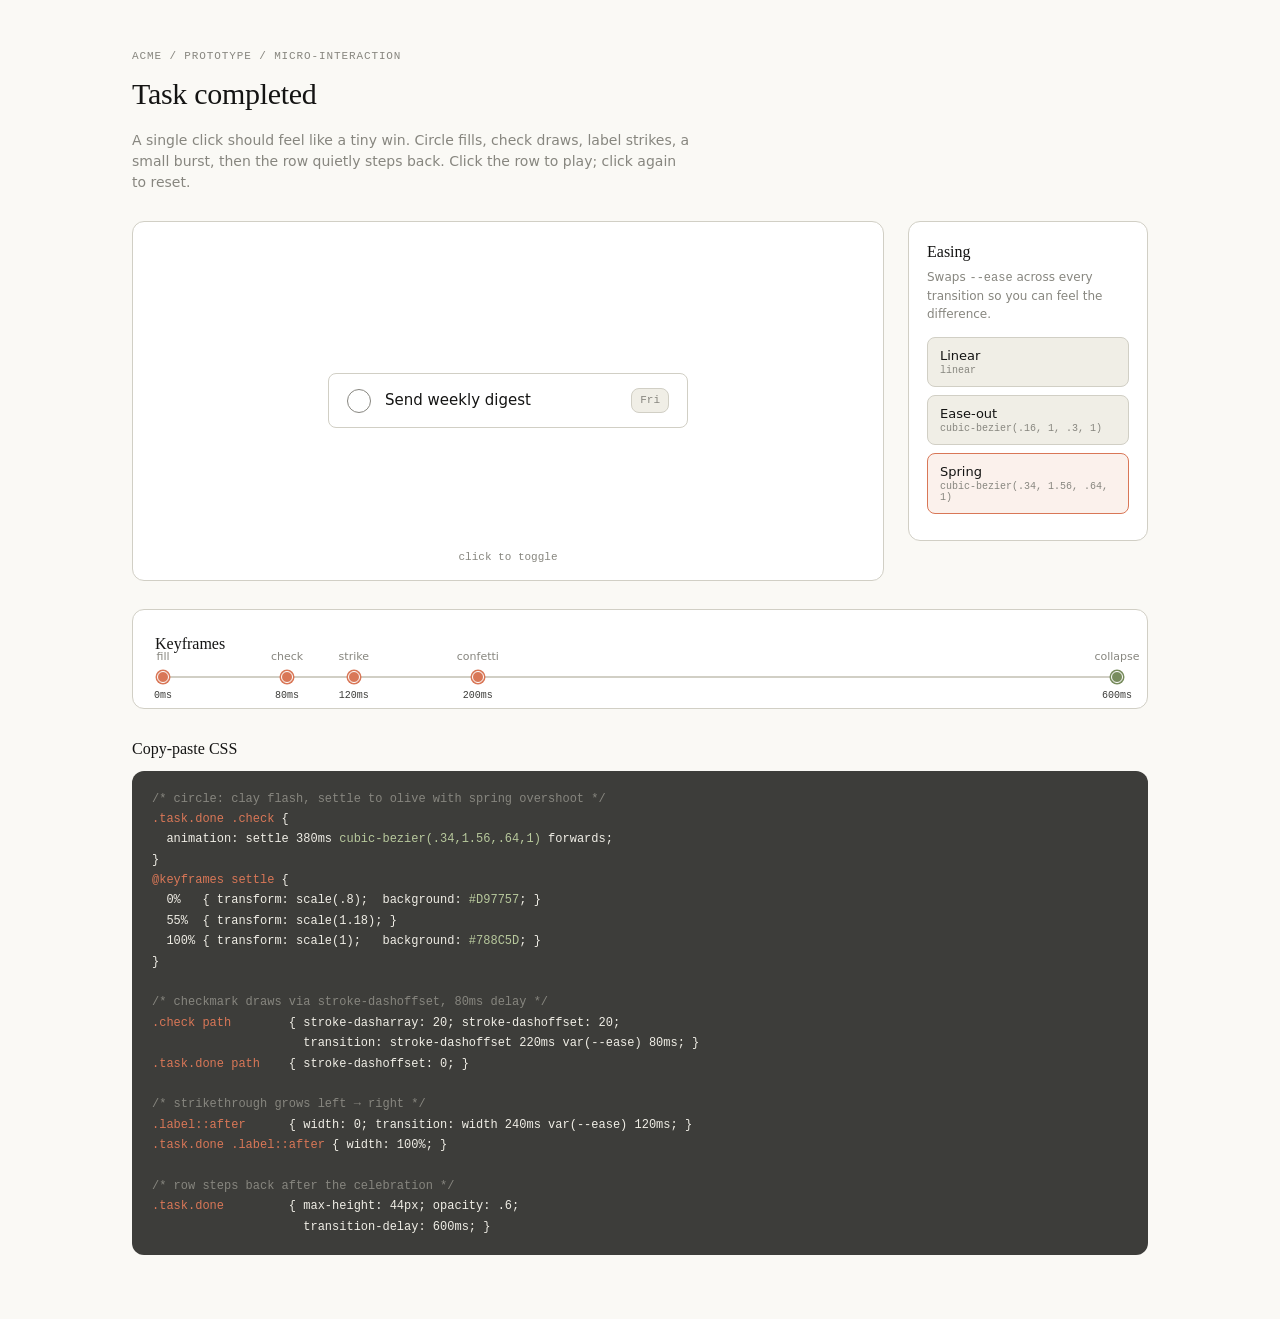
<file: .agents/skills/html-diagram/references/html-effectiveness/07-prototype-animation.html>
<!-- Copyright 2026 Anthropic PBC · SPDX-License-Identifier: Apache-2.0 -->
<!doctype html>
<html lang="en">
<head>
<meta charset="utf-8" />
<meta name="viewport" content="width=device-width, initial-scale=1" />
<title>Acme — Task completed micro-interaction</title>
<style>
  :root {
    --ivory: #FAF9F5;
    --slate: #141413;
    --clay: #D97757;
    --oat: #E3DACC;
    --olive: #788C5D;
    --gray-50: #F0EEE6;
    --gray-200: #D1CFC5;
    --gray-500: #87867F;
    --gray-800: #3D3D3A;
    --white: #ffffff;
    --serif: ui-serif, Georgia, "Times New Roman", serif;
    --sans: system-ui, -apple-system, "Segoe UI", sans-serif;
    --mono: ui-monospace, "SF Mono", Menlo, Consolas, monospace;
    /* swapped at runtime by the easing panel */
    --ease: cubic-bezier(0.34, 1.56, 0.64, 1);
  }
  * { box-sizing: border-box; }
  html, body {
    margin: 0;
    background: var(--ivory);
    color: var(--slate);
    font-family: var(--sans);
    font-size: 14px;
    line-height: 1.5;
  }
  .wrap {
    max-width: 1080px;
    margin: 0 auto;
    padding: 48px 32px 64px;
  }
  header { margin-bottom: 28px; }
  .eyebrow {
    font-family: var(--mono);
    font-size: 11px;
    letter-spacing: 0.08em;
    text-transform: uppercase;
    color: var(--gray-500);
  }
  h1 {
    font-family: var(--serif);
    font-weight: 500;
    font-size: 30px;
    letter-spacing: -0.01em;
    margin: 6px 0 4px;
  }
  .sub {
    color: var(--gray-500);
    max-width: 560px;
  }

  /* ---------- layout ---------- */
  .bench {
    display: grid;
    grid-template-columns: 1fr 240px;
    gap: 24px;
    align-items: start;
  }
  .stage {
    background: var(--white);
    border: 1.5px solid var(--gray-200);
    border-radius: 12px;
    height: 360px;
    display: flex;
    align-items: center;
    justify-content: center;
    position: relative;
    overflow: hidden;
  }
  .hint {
    position: absolute;
    bottom: 14px;
    left: 50%;
    transform: translateX(-50%);
    font-family: var(--mono);
    font-size: 11px;
    color: var(--gray-500);
  }

  /* ---------- the task row ---------- */
  .task {
    display: flex;
    align-items: center;
    gap: 14px;
    padding: 14px 18px;
    border: 1.5px solid var(--gray-200);
    border-radius: 8px;
    background: var(--white);
    width: 360px;
    max-height: 64px;
    position: relative;
    transition: max-height 280ms var(--ease) 600ms,
                opacity 280ms var(--ease) 600ms,
                padding 280ms var(--ease) 600ms,
                border-color 200ms var(--ease);
    cursor: pointer;
    user-select: none;
  }
  .task:hover { border-color: var(--gray-500); }

  .check {
    flex: none;
    width: 24px;
    height: 24px;
    border-radius: 50%;
    border: 1.5px solid var(--gray-500);
    background: var(--white);
    position: relative;
    transition: background 180ms var(--ease),
                border-color 180ms var(--ease),
                transform 260ms var(--ease);
  }
  .check svg {
    position: absolute;
    inset: 0;
    margin: auto;
    width: 14px;
    height: 14px;
  }
  .check path {
    stroke: var(--white);
    stroke-width: 2.5;
    stroke-linecap: round;
    stroke-linejoin: round;
    fill: none;
    stroke-dasharray: 20;
    stroke-dashoffset: 20;
    transition: stroke-dashoffset 220ms var(--ease) 80ms;
  }

  .label {
    position: relative;
    font-size: 15px;
    color: var(--slate);
    transition: color 200ms var(--ease) 120ms;
  }
  .label::after {
    content: "";
    position: absolute;
    left: 0;
    top: 52%;
    height: 1.5px;
    width: 0;
    background: var(--gray-500);
    transition: width 240ms var(--ease) 120ms;
  }

  .due {
    margin-left: auto;
    font-family: var(--mono);
    font-size: 11px;
    color: var(--gray-500);
    background: var(--gray-50);
    border: 1.5px solid var(--gray-200);
    padding: 3px 8px;
    border-radius: 8px;
    transition: opacity 200ms var(--ease) 120ms;
  }

  /* confetti — six particles, css-only, driven by .done on the row */
  .confetti {
    position: absolute;
    left: 22px;
    top: 50%;
    width: 6px;
    height: 6px;
    border-radius: 2px;
    opacity: 0;
    pointer-events: none;
  }
  .confetti.c1 { background: var(--clay);  }
  .confetti.c2 { background: var(--olive); }
  .confetti.c3 { background: var(--oat);   }
  .confetti.c4 { background: var(--clay);  }
  .confetti.c5 { background: var(--olive); }
  .confetti.c6 { background: var(--gray-800); }

  /* ---------- done state ---------- */
  .task.done .check {
    background: var(--olive);
    border-color: var(--olive);
    transform: scale(1.12);
    animation: settle 380ms var(--ease) forwards;
  }
  @keyframes settle {
    0%   { transform: scale(0.8); background: var(--clay); border-color: var(--clay); }
    55%  { transform: scale(1.18); }
    100% { transform: scale(1); background: var(--olive); border-color: var(--olive); }
  }
  .task.done .check path { stroke-dashoffset: 0; }
  .task.done .label { color: var(--gray-500); }
  .task.done .label::after { width: 100%; }
  .task.done .due { opacity: 0.35; }
  .task.done {
    max-height: 44px;
    padding-top: 8px;
    padding-bottom: 8px;
    opacity: 0.6;
  }
  .task.done .confetti { animation: pop 520ms var(--ease) 200ms forwards; }
  .task.done .confetti.c1 { --dx: -28px; --dy: -22px; --rot:  40deg; }
  .task.done .confetti.c2 { --dx:  -6px; --dy: -34px; --rot: -60deg; }
  .task.done .confetti.c3 { --dx:  18px; --dy: -26px; --rot:  90deg; }
  .task.done .confetti.c4 { --dx:  30px; --dy:  -4px; --rot: -30deg; }
  .task.done .confetti.c5 { --dx: -24px; --dy:  14px; --rot:  20deg; }
  .task.done .confetti.c6 { --dx:  12px; --dy:  22px; --rot: -80deg; }
  @keyframes pop {
    0%   { opacity: 0; transform: translate(0, 0) rotate(0) scale(0.6); }
    15%  { opacity: 1; }
    100% { opacity: 0; transform: translate(var(--dx), var(--dy)) rotate(var(--rot)) scale(1); }
  }

  /* ---------- easing panel ---------- */
  .panel {
    background: var(--white);
    border: 1.5px solid var(--gray-200);
    border-radius: 12px;
    padding: 18px;
  }
  .panel h2 {
    font-family: var(--serif);
    font-weight: 500;
    font-size: 16px;
    margin: 0 0 4px;
  }
  .panel p {
    margin: 0 0 14px;
    font-size: 12px;
    color: var(--gray-500);
  }
  .ease-btn {
    display: block;
    width: 100%;
    text-align: left;
    background: var(--gray-50);
    border: 1.5px solid var(--gray-200);
    border-radius: 8px;
    padding: 10px 12px;
    margin-bottom: 8px;
    font-family: var(--sans);
    font-size: 13px;
    color: var(--slate);
    cursor: pointer;
  }
  .ease-btn:hover { border-color: var(--gray-500); }
  .ease-btn.active {
    border-color: var(--clay);
    background: #FBF1EC;
  }
  .ease-btn code {
    display: block;
    font-family: var(--mono);
    font-size: 10px;
    color: var(--gray-500);
    margin-top: 2px;
  }

  /* ---------- timeline ---------- */
  .timeline {
    margin-top: 28px;
    background: var(--white);
    border: 1.5px solid var(--gray-200);
    border-radius: 12px;
    padding: 22px 22px 30px;
  }
  .timeline h2 {
    font-family: var(--serif);
    font-weight: 500;
    font-size: 16px;
    margin: 0 0 18px;
  }
  .track {
    position: relative;
    height: 2px;
    background: var(--gray-200);
    margin: 20px 8px 0;
  }
  .key {
    position: absolute;
    top: -5px;
    width: 12px;
    height: 12px;
    border-radius: 50%;
    background: var(--clay);
    border: 1.5px solid var(--white);
    box-shadow: 0 0 0 1.5px var(--clay);
    transform: translateX(-50%);
  }
  .key span {
    position: absolute;
    top: 16px;
    left: 50%;
    transform: translateX(-50%);
    white-space: nowrap;
    font-family: var(--mono);
    font-size: 10px;
    color: var(--gray-800);
  }
  .key em {
    position: absolute;
    bottom: 16px;
    left: 50%;
    transform: translateX(-50%);
    white-space: nowrap;
    font-style: normal;
    font-size: 11px;
    color: var(--gray-500);
  }
  .k1 { left: 0%;   }
  .k2 { left: 13%;  }
  .k3 { left: 20%;  }
  .k4 { left: 33%;  }
  .k5 { left: 100%; background: var(--olive); box-shadow: 0 0 0 1.5px var(--olive); }

  /* ---------- snippet ---------- */
  .snippet {
    margin-top: 28px;
  }
  .snippet h2 {
    font-family: var(--serif);
    font-weight: 500;
    font-size: 16px;
    margin: 0 0 10px;
  }
  pre {
    background: var(--gray-800);
    color: var(--gray-50);
    border-radius: 12px;
    padding: 18px 20px;
    font-family: var(--mono);
    font-size: 12px;
    line-height: 1.7;
    overflow-x: auto;
    margin: 0;
  }
  pre .c { color: var(--gray-500); }
  pre .k { color: var(--clay); }
  pre .v { color: #B8C99D; }
</style>
</head>
<body>
<div class="wrap">

  <header>
    <div class="eyebrow">Acme / prototype / micro-interaction</div>
    <h1>Task completed</h1>
    <p class="sub">
      A single click should feel like a tiny win. Circle fills, check draws,
      label strikes, a small burst, then the row quietly steps back. Click
      the row to play; click again to reset.
    </p>
  </header>

  <div class="bench">

    <div class="stage">
      <div class="task" id="task">
        <div class="check">
          <svg viewBox="0 0 16 16"><path d="M3 8.5 L6.5 12 L13 4.5"/></svg>
        </div>
        <span class="label">Send weekly digest</span>
        <span class="due">Fri</span>
        <div class="confetti c1"></div>
        <div class="confetti c2"></div>
        <div class="confetti c3"></div>
        <div class="confetti c4"></div>
        <div class="confetti c5"></div>
        <div class="confetti c6"></div>
      </div>
      <div class="hint">click to toggle</div>
    </div>

    <aside class="panel">
      <h2>Easing</h2>
      <p>Swaps <code>--ease</code> across every transition so you can feel the difference.</p>
      <button class="ease-btn" data-ease="linear">
        Linear
        <code>linear</code>
      </button>
      <button class="ease-btn" data-ease="cubic-bezier(0.16, 1, 0.3, 1)">
        Ease-out
        <code>cubic-bezier(.16, 1, .3, 1)</code>
      </button>
      <button class="ease-btn active" data-ease="cubic-bezier(0.34, 1.56, 0.64, 1)">
        Spring
        <code>cubic-bezier(.34, 1.56, .64, 1)</code>
      </button>
    </aside>

  </div>

  <section class="timeline">
    <h2>Keyframes</h2>
    <div class="track">
      <div class="key k1"><em>fill</em><span>0ms</span></div>
      <div class="key k2"><em>check</em><span>80ms</span></div>
      <div class="key k3"><em>strike</em><span>120ms</span></div>
      <div class="key k4"><em>confetti</em><span>200ms</span></div>
      <div class="key k5"><em>collapse</em><span>600ms</span></div>
    </div>
  </section>

  <section class="snippet">
    <h2>Copy-paste CSS</h2>
<pre><span class="c">/* circle: clay flash, settle to olive with spring overshoot */</span>
<span class="k">.task.done .check</span> {
  animation: settle 380ms <span class="v">cubic-bezier(.34,1.56,.64,1)</span> forwards;
}
<span class="k">@keyframes settle</span> {
  0%   { transform: scale(.8);  background: <span class="v">#D97757</span>; }
  55%  { transform: scale(1.18); }
  100% { transform: scale(1);   background: <span class="v">#788C5D</span>; }
}

<span class="c">/* checkmark draws via stroke-dashoffset, 80ms delay */</span>
<span class="k">.check path</span>        { stroke-dasharray: 20; stroke-dashoffset: 20;
                     transition: stroke-dashoffset 220ms var(--ease) 80ms; }
<span class="k">.task.done path</span>    { stroke-dashoffset: 0; }

<span class="c">/* strikethrough grows left → right */</span>
<span class="k">.label::after</span>      { width: 0; transition: width 240ms var(--ease) 120ms; }
<span class="k">.task.done .label::after</span> { width: 100%; }

<span class="c">/* row steps back after the celebration */</span>
<span class="k">.task.done</span>         { max-height: 44px; opacity: .6;
                     transition-delay: 600ms; }</pre>
  </section>

</div>

<script>
  var task = document.getElementById('task');
  task.addEventListener('click', function () {
    task.classList.toggle('done');
  });

  var root = document.documentElement;
  var buttons = document.querySelectorAll('.ease-btn');
  buttons.forEach(function (btn) {
    btn.addEventListener('click', function () {
      buttons.forEach(function (b) { b.classList.remove('active'); });
      btn.classList.add('active');
      root.style.setProperty('--ease', btn.dataset.ease);
    });
  });
</script>
</body>
</html>
</file>
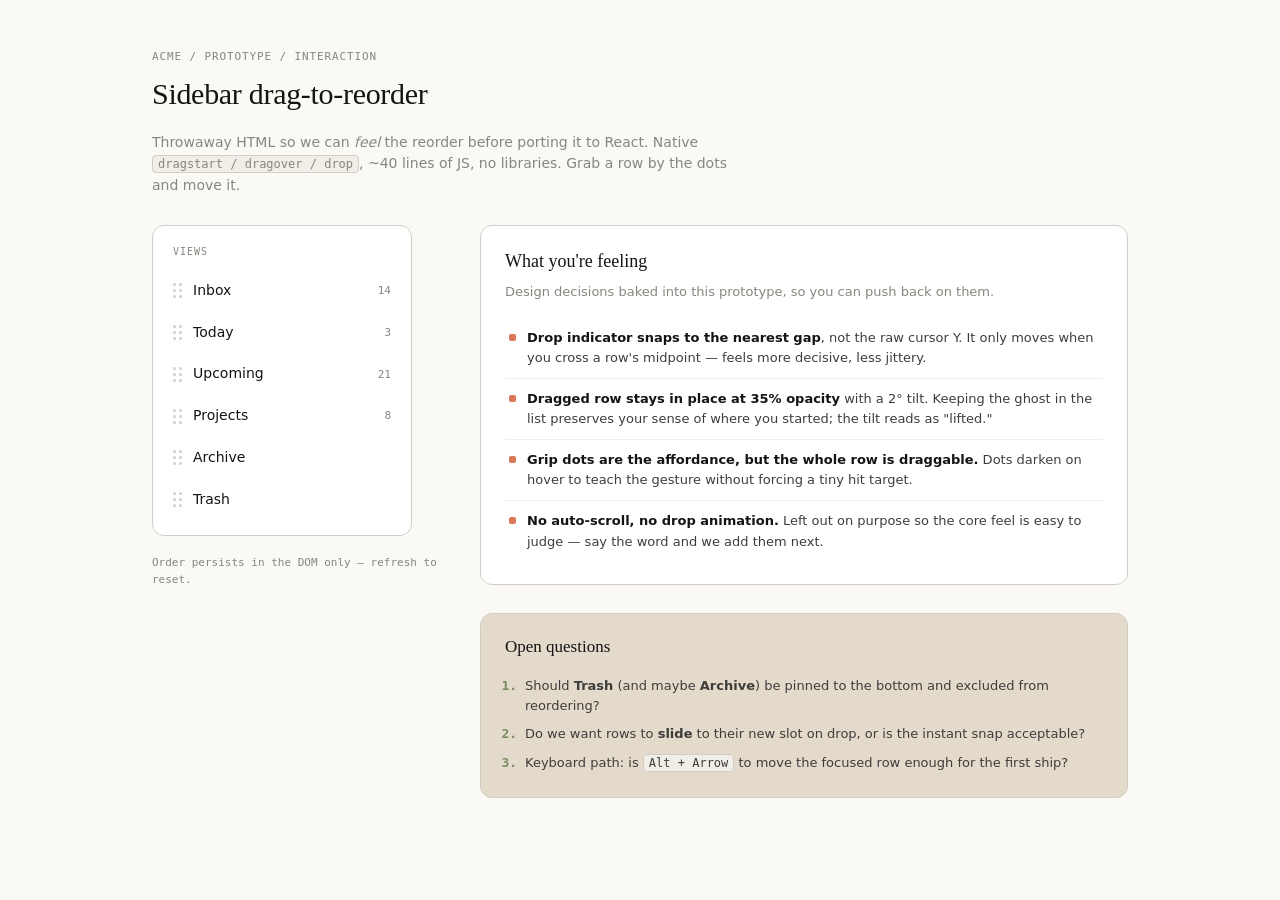
<file: .agents/skills/html-diagram/references/html-effectiveness/08-prototype-interaction.html>
<!-- Copyright 2026 Anthropic PBC · SPDX-License-Identifier: Apache-2.0 -->
<!doctype html>
<html lang="en">
<head>
<meta charset="utf-8" />
<meta name="viewport" content="width=device-width, initial-scale=1" />
<title>Acme — Sidebar drag-to-reorder</title>
<style>
  :root {
    --ivory: #FAF9F5;
    --slate: #141413;
    --clay: #D97757;
    --oat: #E3DACC;
    --olive: #788C5D;
    --gray-50: #F0EEE6;
    --gray-200: #D1CFC5;
    --gray-500: #87867F;
    --gray-800: #3D3D3A;
    --white: #ffffff;
    --serif: ui-serif, Georgia, "Times New Roman", serif;
    --sans: system-ui, -apple-system, "Segoe UI", sans-serif;
    --mono: ui-monospace, "SF Mono", Menlo, Consolas, monospace;
  }
  * { box-sizing: border-box; }
  html, body {
    margin: 0;
    background: var(--ivory);
    color: var(--slate);
    font-family: var(--sans);
    font-size: 14px;
    line-height: 1.55;
  }
  .wrap {
    max-width: 1040px;
    margin: 0 auto;
    padding: 48px 32px 64px;
  }
  header { margin-bottom: 28px; }
  .eyebrow {
    font-family: var(--mono);
    font-size: 11px;
    letter-spacing: 0.08em;
    text-transform: uppercase;
    color: var(--gray-500);
  }
  h1 {
    font-family: var(--serif);
    font-weight: 500;
    font-size: 30px;
    letter-spacing: -0.01em;
    margin: 6px 0 4px;
  }
  .sub {
    color: var(--gray-500);
    max-width: 600px;
  }
  code.inline {
    font-family: var(--mono);
    font-size: 12px;
    background: var(--gray-50);
    border: 1.5px solid var(--gray-200);
    padding: 1px 5px;
    border-radius: 4px;
  }

  /* ---------- layout ---------- */
  .bench {
    display: grid;
    grid-template-columns: 300px 1fr;
    gap: 28px;
    align-items: start;
  }

  /* ---------- sidebar mock ---------- */
  .sidebar {
    width: 260px;
    background: var(--white);
    border: 1.5px solid var(--gray-200);
    border-radius: 12px;
    padding: 14px 10px;
  }
  .sidebar-title {
    font-family: var(--mono);
    font-size: 10px;
    letter-spacing: 0.1em;
    text-transform: uppercase;
    color: var(--gray-500);
    padding: 4px 10px 10px;
  }
  .list {
    position: relative;
    list-style: none;
    margin: 0;
    padding: 0;
  }
  .item {
    display: flex;
    align-items: center;
    gap: 10px;
    padding: 9px 10px;
    margin: 2px 0;
    border-radius: 8px;
    background: var(--white);
    cursor: grab;
    user-select: none;
    transition: background 120ms linear, transform 120ms ease-out, opacity 120ms linear;
  }
  .item:hover { background: var(--gray-50); }
  .item:hover .grip i { background: var(--gray-800); }
  .item.dragging {
    opacity: 0.35;
    transform: rotate(2deg);
    background: var(--gray-50);
    cursor: grabbing;
  }
  .item .label { font-size: 14px; color: var(--slate); }
  .item .count {
    margin-left: auto;
    font-family: var(--mono);
    font-size: 11px;
    color: var(--gray-500);
  }

  /* grip: 2 × 3 dot grid, pure css */
  .grip {
    flex: none;
    width: 10px;
    height: 16px;
    display: grid;
    grid-template-columns: repeat(2, 3px);
    grid-template-rows: repeat(3, 3px);
    gap: 3px;
    align-content: center;
  }
  .grip i {
    width: 3px;
    height: 3px;
    border-radius: 50%;
    background: var(--gray-200);
    transition: background 120ms linear;
  }

  /* drop indicator line */
  .indicator {
    position: absolute;
    left: 6px;
    right: 6px;
    height: 2px;
    background: var(--clay);
    border-radius: 2px;
    pointer-events: none;
    display: none;
  }
  .indicator::before {
    content: "";
    position: absolute;
    left: -5px;
    top: -3px;
    width: 8px;
    height: 8px;
    border-radius: 50%;
    background: var(--clay);
  }
  .indicator.on { display: block; }

  /* ---------- annotation panel ---------- */
  .notes {
    background: var(--white);
    border: 1.5px solid var(--gray-200);
    border-radius: 12px;
    padding: 22px 24px;
  }
  .notes h2 {
    font-family: var(--serif);
    font-weight: 500;
    font-size: 18px;
    margin: 0 0 6px;
  }
  .notes .lede {
    color: var(--gray-500);
    font-size: 13px;
    margin: 0 0 16px;
  }
  .notes ul {
    list-style: none;
    margin: 0;
    padding: 0;
  }
  .notes li {
    position: relative;
    padding: 10px 0 10px 22px;
    border-top: 1.5px solid var(--gray-50);
    font-size: 13px;
    color: var(--gray-800);
  }
  .notes li:first-child { border-top: none; }
  .notes li::before {
    content: "";
    position: absolute;
    left: 4px;
    top: 16px;
    width: 7px;
    height: 7px;
    border-radius: 2px;
    background: var(--clay);
  }
  .notes li b { color: var(--slate); font-weight: 600; }

  /* ---------- open questions ---------- */
  .questions {
    margin-top: 28px;
    background: var(--oat);
    border: 1.5px solid var(--gray-200);
    border-radius: 12px;
    padding: 20px 24px;
  }
  .questions h2 {
    font-family: var(--serif);
    font-weight: 500;
    font-size: 17px;
    margin: 0 0 12px;
  }
  .questions ol {
    margin: 0;
    padding-left: 20px;
  }
  .questions li {
    font-size: 13px;
    color: var(--gray-800);
    padding: 4px 0;
  }
  .questions li::marker {
    font-family: var(--mono);
    color: var(--olive);
    font-weight: 600;
  }

  .footnote {
    margin-top: 18px;
    font-family: var(--mono);
    font-size: 11px;
    color: var(--gray-500);
  }
</style>
</head>
<body>
<div class="wrap">

  <header>
    <div class="eyebrow">Acme / prototype / interaction</div>
    <h1>Sidebar drag-to-reorder</h1>
    <p class="sub">
      Throwaway HTML so we can <em>feel</em> the reorder before porting it to
      React. Native <code class="inline">dragstart / dragover / drop</code>,
      ~40 lines of JS, no libraries. Grab a row by the dots and move it.
    </p>
  </header>

  <div class="bench">

    <div>
      <nav class="sidebar">
        <div class="sidebar-title">Views</div>
        <ul class="list" id="list">
          <li class="item" draggable="true">
            <span class="grip"><i></i><i></i><i></i><i></i><i></i><i></i></span>
            <span class="label">Inbox</span>
            <span class="count">14</span>
          </li>
          <li class="item" draggable="true">
            <span class="grip"><i></i><i></i><i></i><i></i><i></i><i></i></span>
            <span class="label">Today</span>
            <span class="count">3</span>
          </li>
          <li class="item" draggable="true">
            <span class="grip"><i></i><i></i><i></i><i></i><i></i><i></i></span>
            <span class="label">Upcoming</span>
            <span class="count">21</span>
          </li>
          <li class="item" draggable="true">
            <span class="grip"><i></i><i></i><i></i><i></i><i></i><i></i></span>
            <span class="label">Projects</span>
            <span class="count">8</span>
          </li>
          <li class="item" draggable="true">
            <span class="grip"><i></i><i></i><i></i><i></i><i></i><i></i></span>
            <span class="label">Archive</span>
            <span class="count"></span>
          </li>
          <li class="item" draggable="true">
            <span class="grip"><i></i><i></i><i></i><i></i><i></i><i></i></span>
            <span class="label">Trash</span>
            <span class="count"></span>
          </li>
          <div class="indicator" id="indicator"></div>
        </ul>
      </nav>
      <p class="footnote">Order persists in the DOM only — refresh to reset.</p>
    </div>

    <div>
      <section class="notes">
        <h2>What you're feeling</h2>
        <p class="lede">Design decisions baked into this prototype, so you can push back on them.</p>
        <ul>
          <li>
            <b>Drop indicator snaps to the nearest gap</b>, not the raw cursor Y.
            It only moves when you cross a row's midpoint — feels more decisive,
            less jittery.
          </li>
          <li>
            <b>Dragged row stays in place at 35% opacity</b> with a 2&deg; tilt.
            Keeping the ghost in the list preserves your sense of where you
            started; the tilt reads as "lifted."
          </li>
          <li>
            <b>Grip dots are the affordance, but the whole row is draggable.</b>
            Dots darken on hover to teach the gesture without forcing a
            tiny hit target.
          </li>
          <li>
            <b>No auto-scroll, no drop animation.</b> Left out on purpose so the
            core feel is easy to judge — say the word and we add them next.
          </li>
        </ul>
      </section>

      <section class="questions">
        <h2>Open questions</h2>
        <ol>
          <li>Should <b>Trash</b> (and maybe <b>Archive</b>) be pinned to the bottom and excluded from reordering?</li>
          <li>Do we want rows to <b>slide</b> to their new slot on drop, or is the instant snap acceptable?</li>
          <li>Keyboard path: is <code class="inline">Alt + Arrow</code> to move the focused row enough for the first ship?</li>
        </ol>
      </section>
    </div>

  </div>
</div>

<script>
  var list = document.getElementById('list');
  var indicator = document.getElementById('indicator');
  var dragging = null;
  var dropBefore = null; // node to insert before, or null = append

  list.addEventListener('dragstart', function (e) {
    var item = e.target.closest('.item');
    if (!item) return;
    dragging = item;
    item.classList.add('dragging');
    e.dataTransfer.effectAllowed = 'move';
    e.dataTransfer.setData('text/plain', '');
  });

  list.addEventListener('dragover', function (e) {
    if (!dragging) return;
    e.preventDefault();
    var siblings = Array.prototype.filter.call(
      list.children,
      function (el) { return el.classList && el.classList.contains('item'); }
    );
    dropBefore = null;
    for (var i = 0; i < siblings.length; i++) {
      var r = siblings[i].getBoundingClientRect();
      if (e.clientY < r.top + r.height / 2) { dropBefore = siblings[i]; break; }
    }
    var listRect = list.getBoundingClientRect();
    var edge = dropBefore
      ? dropBefore.getBoundingClientRect().top
      : siblings[siblings.length - 1].getBoundingClientRect().bottom;
    indicator.style.top = (edge - listRect.top - 1) + 'px';
    indicator.classList.add('on');
  });

  list.addEventListener('drop', function (e) {
    e.preventDefault();
    if (!dragging) return;
    if (dropBefore) list.insertBefore(dragging, dropBefore);
    else list.insertBefore(dragging, indicator);
    cleanup();
  });

  list.addEventListener('dragleave', function (e) {
    if (!list.contains(e.relatedTarget)) indicator.classList.remove('on');
  });
  document.addEventListener('dragend', cleanup);

  function cleanup() {
    if (dragging) dragging.classList.remove('dragging');
    dragging = null;
    dropBefore = null;
    indicator.classList.remove('on');
  }
</script>
</body>
</html>
</file>
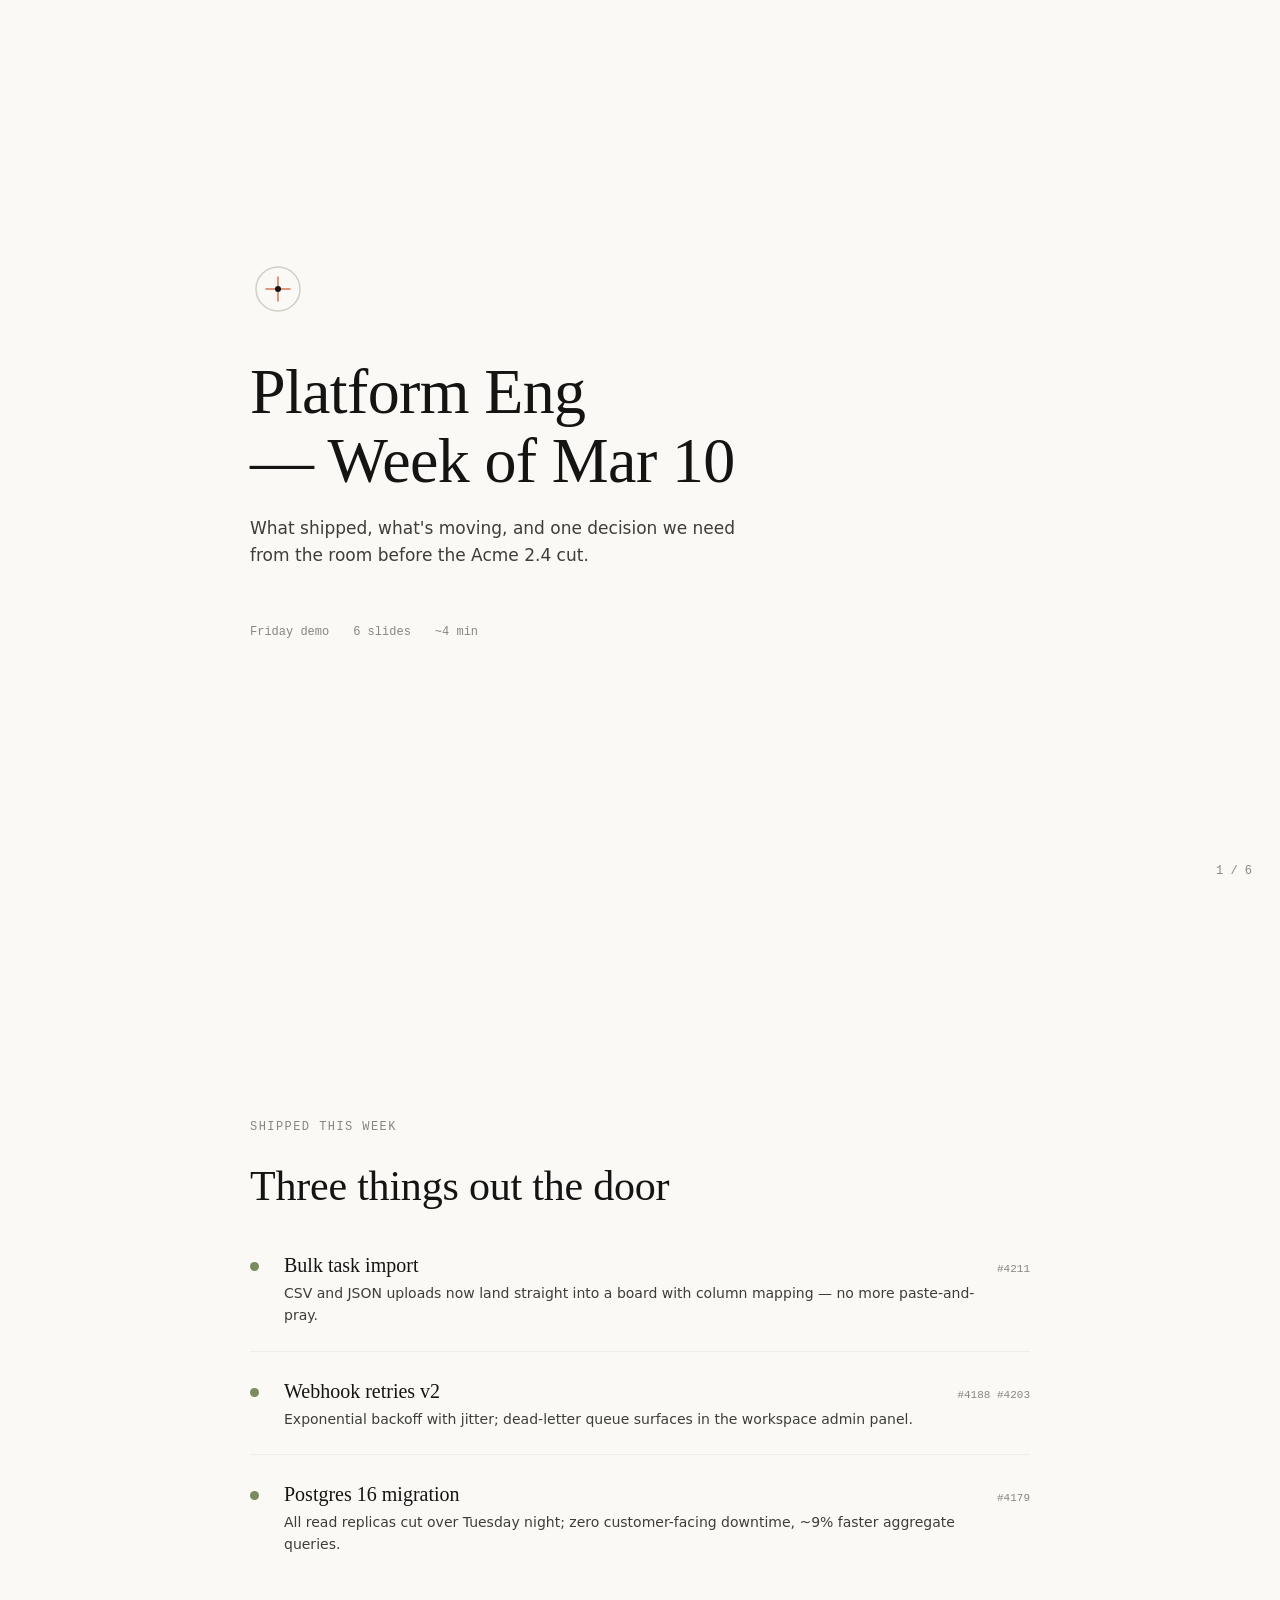
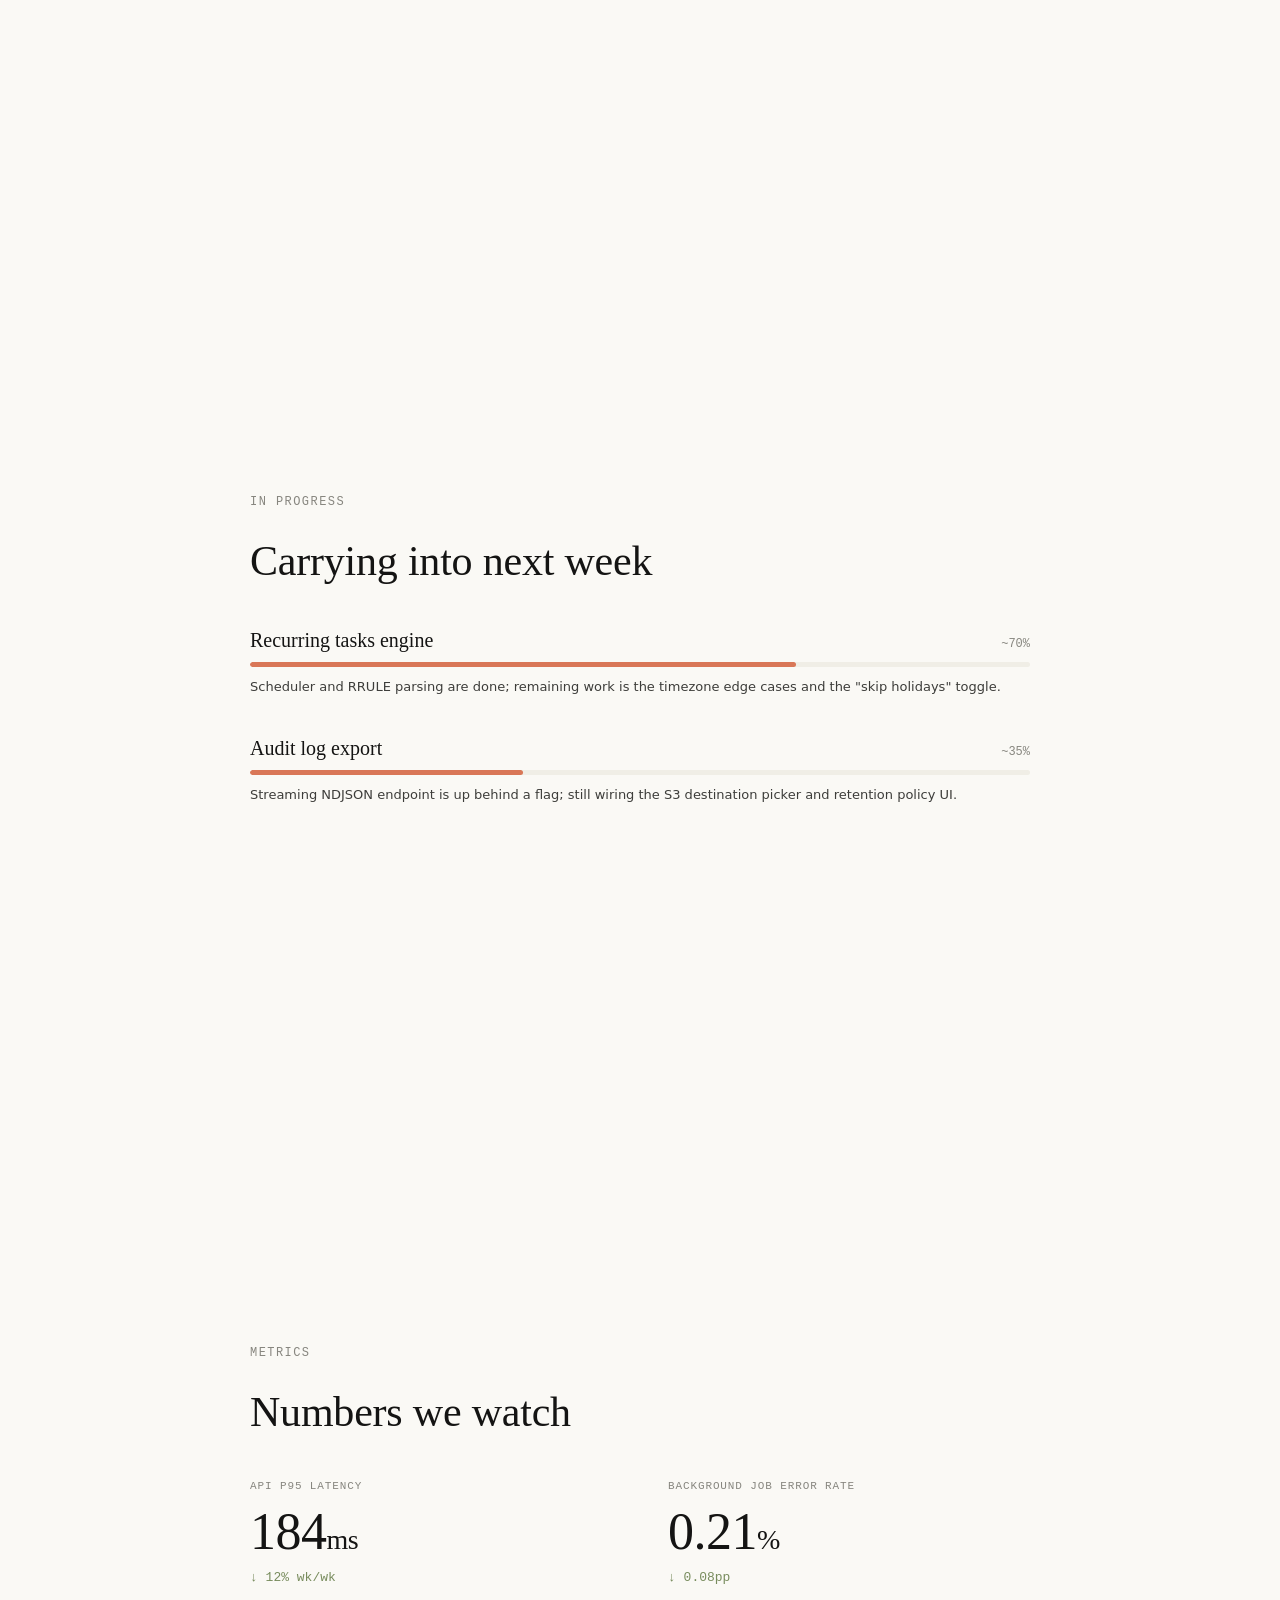
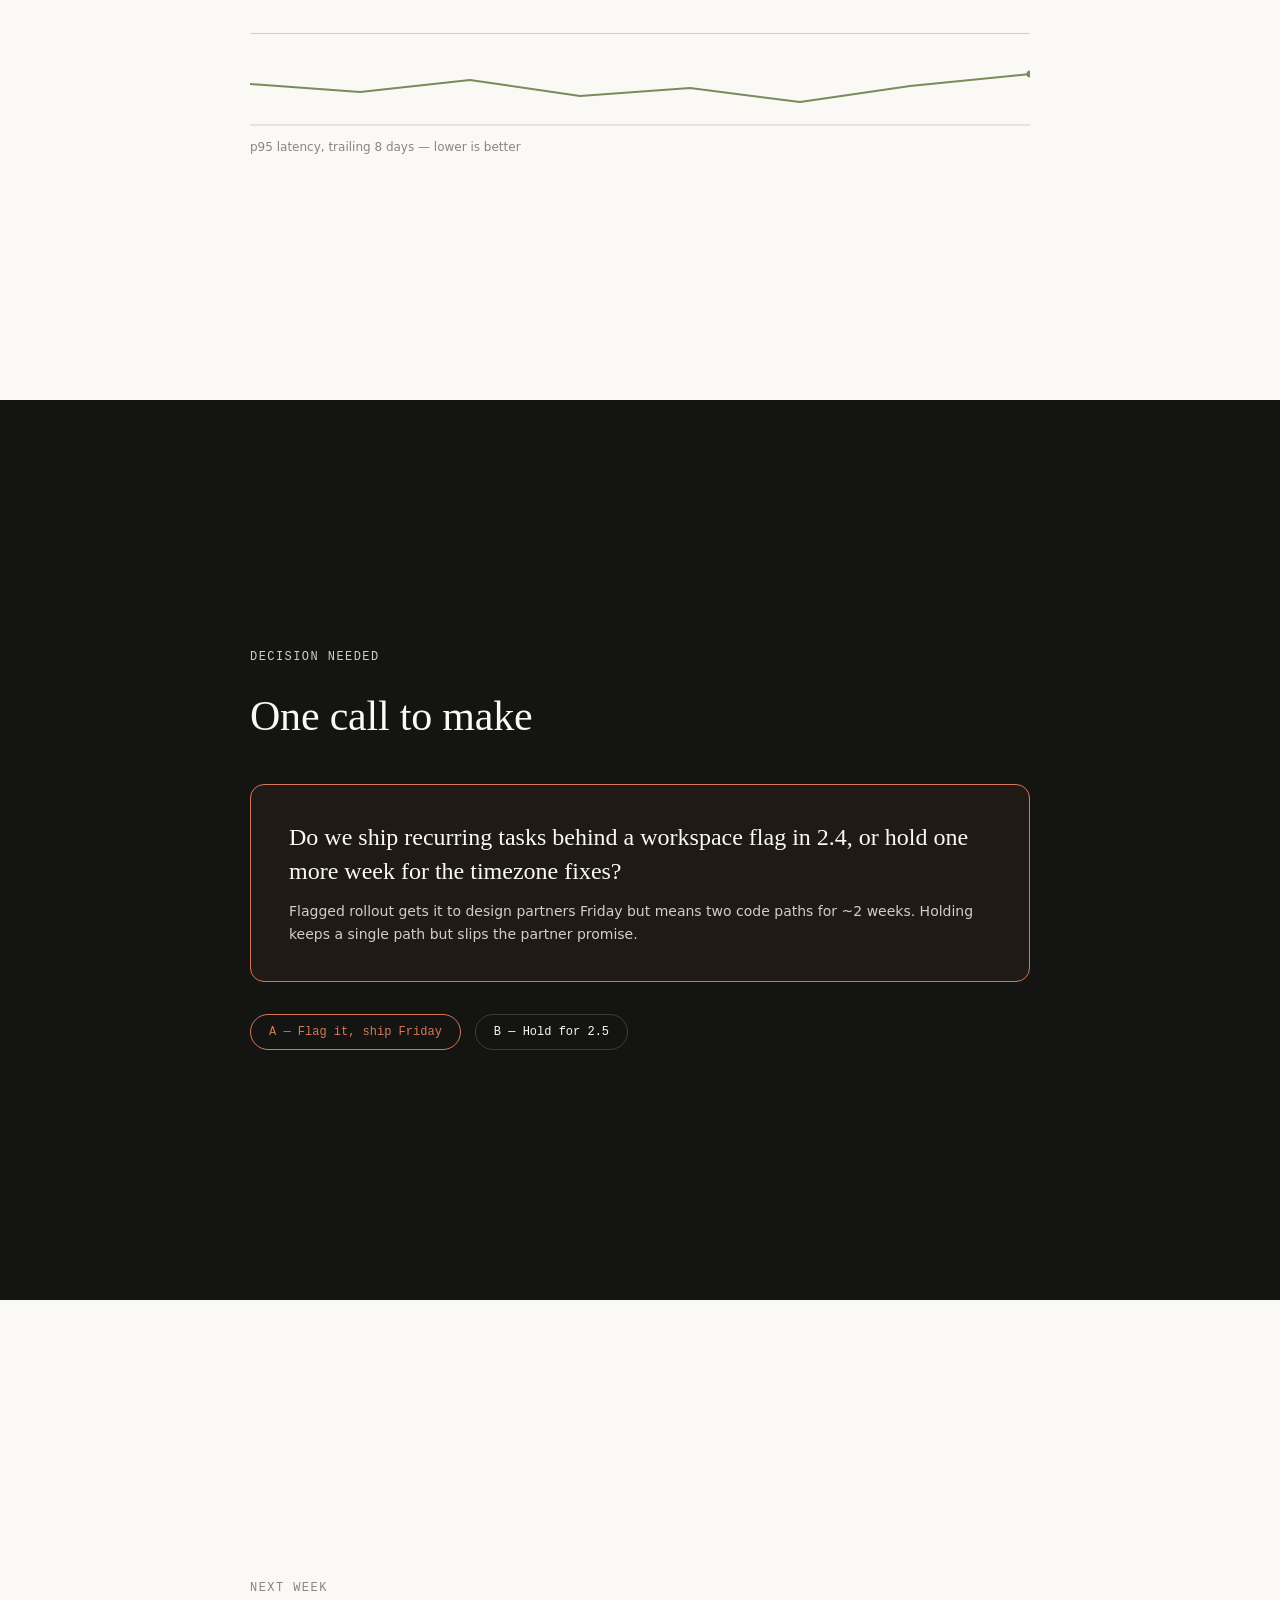
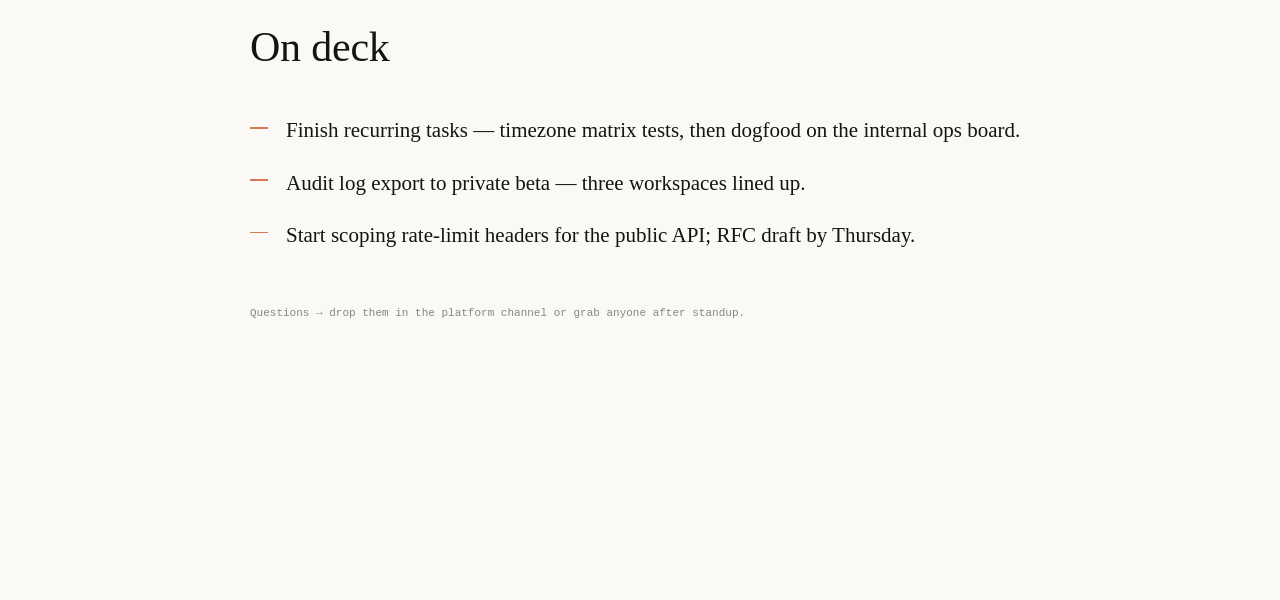
<file: .agents/skills/html-diagram/references/html-effectiveness/09-slide-deck.html>
<!-- Copyright 2026 Anthropic PBC · SPDX-License-Identifier: Apache-2.0 -->
<!doctype html>
<html lang="en">
<head>
<meta charset="utf-8">
<meta name="viewport" content="width=device-width, initial-scale=1">
<title>Platform Eng — Week of Mar 10</title>
<style>
  /* ------------------------------------------------------------------
     Design tokens
     ------------------------------------------------------------------ */
  :root {
    --ivory:   #FAF9F5;
    --slate:   #141413;
    --clay:    #D97757;
    --oat:     #E3DACC;
    --olive:   #788C5D;
    --gray-150:#F0EEE6;
    --gray-300:#D1CFC5;
    --gray-500:#87867F;
    --gray-700:#3D3D3A;

    --serif: ui-serif, Georgia, "Times New Roman", serif;
    --sans:  system-ui, -apple-system, "Segoe UI", Roboto, sans-serif;
    --mono:  ui-monospace, "SF Mono", Menlo, Consolas, monospace;
  }

  * { margin: 0; padding: 0; box-sizing: border-box; }

  html { scroll-behavior: smooth; }

  body {
    font-family: var(--sans);
    background: var(--ivory);
    color: var(--slate);
    -webkit-font-smoothing: antialiased;
    scroll-snap-type: y mandatory;
    overflow-x: hidden;
  }

  /* ------------------------------------------------------------------
     Slide shell
     ------------------------------------------------------------------ */
  .slide {
    width: 100vw;
    height: 100vh;
    scroll-snap-align: start;
    scroll-snap-stop: always;
    display: flex;
    align-items: center;
    justify-content: center;
    padding: 8vh 6vw;
  }

  .slide-inner {
    width: 100%;
    max-width: 780px;
  }

  .slide.invert {
    background: var(--slate);
    color: var(--ivory);
  }

  /* ------------------------------------------------------------------
     Typography
     ------------------------------------------------------------------ */
  .eyebrow {
    font-family: var(--mono);
    font-size: 12px;
    letter-spacing: 0.12em;
    text-transform: uppercase;
    color: var(--gray-500);
    margin-bottom: 28px;
  }
  .invert .eyebrow { color: var(--gray-300); }

  h1 {
    font-family: var(--serif);
    font-weight: 500;
    font-size: clamp(40px, 6vw, 64px);
    line-height: 1.08;
    letter-spacing: -0.01em;
    margin-bottom: 20px;
  }

  h2 {
    font-family: var(--serif);
    font-weight: 500;
    font-size: clamp(30px, 4vw, 42px);
    line-height: 1.15;
    letter-spacing: -0.005em;
    margin-bottom: 44px;
  }

  .subtitle {
    font-size: 17px;
    line-height: 1.6;
    color: var(--gray-700);
    max-width: 520px;
  }

  .mono { font-family: var(--mono); }

  /* ------------------------------------------------------------------
     Slide 1 — title
     ------------------------------------------------------------------ */
  .title-slide .slide-inner { text-align: left; }

  .ornament {
    display: block;
    margin: 0 0 40px 0;
  }

  .byline {
    margin-top: 56px;
    font-family: var(--mono);
    font-size: 12px;
    color: var(--gray-500);
    display: flex;
    gap: 24px;
  }

  /* ------------------------------------------------------------------
     Slide 2 — shipped list
     ------------------------------------------------------------------ */
  .ship-list {
    list-style: none;
    display: flex;
    flex-direction: column;
    gap: 28px;
  }

  .ship-item {
    display: grid;
    grid-template-columns: 14px 1fr auto;
    column-gap: 20px;
    align-items: baseline;
    padding-bottom: 24px;
    border-bottom: 1px solid var(--gray-150);
  }
  .ship-item:last-child { border-bottom: none; }

  .ship-dot {
    width: 9px;
    height: 9px;
    border-radius: 50%;
    background: var(--olive);
    margin-top: 8px;
    align-self: start;
  }

  .ship-title {
    font-family: var(--serif);
    font-size: 20px;
    font-weight: 500;
    margin-bottom: 6px;
  }

  .ship-desc {
    font-size: 14px;
    line-height: 1.55;
    color: var(--gray-700);
  }

  .ship-ref {
    font-family: var(--mono);
    font-size: 11px;
    color: var(--gray-500);
    white-space: nowrap;
    padding-top: 4px;
  }

  /* ------------------------------------------------------------------
     Slide 3 — in progress
     ------------------------------------------------------------------ */
  .prog-list {
    list-style: none;
    display: flex;
    flex-direction: column;
    gap: 40px;
  }

  .prog-item .prog-head {
    display: flex;
    justify-content: space-between;
    align-items: baseline;
    margin-bottom: 10px;
  }

  .prog-title {
    font-family: var(--serif);
    font-size: 20px;
    font-weight: 500;
  }

  .prog-pct {
    font-family: var(--mono);
    font-size: 12px;
    color: var(--gray-500);
  }

  .prog-track {
    width: 100%;
    height: 5px;
    background: var(--gray-150);
    border-radius: 3px;
    overflow: hidden;
    margin-bottom: 10px;
  }

  .prog-fill {
    height: 100%;
    background: var(--clay);
    border-radius: 3px;
  }

  .prog-note {
    font-size: 13px;
    line-height: 1.55;
    color: var(--gray-700);
  }

  /* ------------------------------------------------------------------
     Slide 4 — metrics
     ------------------------------------------------------------------ */
  .metrics {
    display: grid;
    grid-template-columns: 1fr 1fr;
    gap: 56px;
    margin-bottom: 48px;
  }

  .metric-label {
    font-family: var(--mono);
    font-size: 11px;
    letter-spacing: 0.08em;
    text-transform: uppercase;
    color: var(--gray-500);
    margin-bottom: 14px;
  }

  .metric-value {
    font-family: var(--serif);
    font-size: 52px;
    font-weight: 500;
    line-height: 1;
    letter-spacing: -0.01em;
  }

  .metric-delta {
    font-family: var(--mono);
    font-size: 13px;
    margin-top: 12px;
  }
  .metric-delta.down { color: var(--olive); }
  .metric-delta.up   { color: var(--clay); }

  .sparkline-wrap {
    border-top: 1px solid var(--gray-300);
    padding-top: 28px;
  }

  .sparkline-caption {
    font-size: 12px;
    color: var(--gray-500);
    margin-top: 10px;
  }

  /* ------------------------------------------------------------------
     Slide 5 — decision (inverted)
     ------------------------------------------------------------------ */
  .decision-card {
    border: 1.5px solid var(--clay);
    border-radius: 14px;
    padding: 36px 38px;
    background: rgba(217, 119, 87, 0.06);
  }

  .decision-q {
    font-family: var(--serif);
    font-size: 24px;
    line-height: 1.4;
    margin-bottom: 12px;
  }

  .decision-context {
    font-size: 14px;
    line-height: 1.6;
    color: var(--gray-300);
  }

  .options {
    display: flex;
    gap: 14px;
    margin-top: 32px;
    flex-wrap: wrap;
  }

  .chip {
    font-family: var(--mono);
    font-size: 12px;
    padding: 10px 18px;
    border-radius: 999px;
    border: 1px solid var(--gray-700);
    color: var(--ivory);
    background: transparent;
  }
  .chip.lean {
    border-color: var(--clay);
    color: var(--clay);
  }

  /* ------------------------------------------------------------------
     Slide 6 — next week
     ------------------------------------------------------------------ */
  .next-list {
    list-style: none;
    display: flex;
    flex-direction: column;
    gap: 22px;
  }

  .next-list li {
    font-family: var(--serif);
    font-size: 21px;
    line-height: 1.45;
    padding-left: 36px;
    position: relative;
  }

  .next-list li::before {
    content: "";
    position: absolute;
    left: 0;
    top: 0.55em;
    width: 18px;
    height: 1.5px;
    background: var(--clay);
  }

  .footnote {
    margin-top: 56px;
    font-family: var(--mono);
    font-size: 11px;
    color: var(--gray-500);
  }

  /* ------------------------------------------------------------------
     Slide counter
     ------------------------------------------------------------------ */
  #counter {
    position: fixed;
    bottom: 22px;
    right: 28px;
    font-family: var(--mono);
    font-size: 12px;
    color: var(--gray-500);
    user-select: none;
    z-index: 10;
  }

  @media (max-width: 640px) {
    .metrics { grid-template-columns: 1fr; gap: 36px; }
    .ship-item { grid-template-columns: 14px 1fr; }
    .ship-ref { grid-column: 2; padding-top: 8px; }
  }
</style>
</head>
<body>

  <!-- ============================================================
       Slide 1 — Title
       ============================================================ -->
  <section class="slide title-slide" id="s1">
    <div class="slide-inner">
      <svg class="ornament" width="56" height="56" viewBox="0 0 56 56" aria-hidden="true">
        <circle cx="28" cy="28" r="22" fill="none" stroke="#D1CFC5" stroke-width="1.5"/>
        <path d="M16 28 H40 M28 16 V40" stroke="#D97757" stroke-width="1.5" stroke-linecap="round"/>
        <circle cx="28" cy="28" r="3" fill="#141413"/>
      </svg>
      <h1>Platform Eng<br>— Week of Mar 10</h1>
      <p class="subtitle">
        What shipped, what's moving, and one decision we need from the
        room before the Acme 2.4 cut.
      </p>
      <div class="byline">
        <span>Friday demo</span>
        <span>6 slides</span>
        <span>~4 min</span>
      </div>
    </div>
  </section>

  <!-- ============================================================
       Slide 2 — Shipped
       ============================================================ -->
  <section class="slide" id="s2">
    <div class="slide-inner">
      <div class="eyebrow">Shipped this week</div>
      <h2>Three things out the door</h2>
      <ul class="ship-list">
        <li class="ship-item">
          <span class="ship-dot"></span>
          <div>
            <div class="ship-title">Bulk task import</div>
            <div class="ship-desc">
              CSV and JSON uploads now land straight into a board with
              column mapping — no more paste-and-pray.
            </div>
          </div>
          <span class="ship-ref">#4211</span>
        </li>
        <li class="ship-item">
          <span class="ship-dot"></span>
          <div>
            <div class="ship-title">Webhook retries v2</div>
            <div class="ship-desc">
              Exponential backoff with jitter; dead-letter queue surfaces
              in the workspace admin panel.
            </div>
          </div>
          <span class="ship-ref">#4188 #4203</span>
        </li>
        <li class="ship-item">
          <span class="ship-dot"></span>
          <div>
            <div class="ship-title">Postgres 16 migration</div>
            <div class="ship-desc">
              All read replicas cut over Tuesday night; zero customer-facing
              downtime, ~9% faster aggregate queries.
            </div>
          </div>
          <span class="ship-ref">#4179</span>
        </li>
      </ul>
    </div>
  </section>

  <!-- ============================================================
       Slide 3 — In progress
       ============================================================ -->
  <section class="slide" id="s3">
    <div class="slide-inner">
      <div class="eyebrow">In progress</div>
      <h2>Carrying into next week</h2>
      <ul class="prog-list">
        <li class="prog-item">
          <div class="prog-head">
            <span class="prog-title">Recurring tasks engine</span>
            <span class="prog-pct">~70%</span>
          </div>
          <div class="prog-track"><div class="prog-fill" style="width:70%"></div></div>
          <p class="prog-note">
            Scheduler and RRULE parsing are done; remaining work is the
            timezone edge cases and the "skip holidays" toggle.
          </p>
        </li>
        <li class="prog-item">
          <div class="prog-head">
            <span class="prog-title">Audit log export</span>
            <span class="prog-pct">~35%</span>
          </div>
          <div class="prog-track"><div class="prog-fill" style="width:35%"></div></div>
          <p class="prog-note">
            Streaming NDJSON endpoint is up behind a flag; still wiring
            the S3 destination picker and retention policy UI.
          </p>
        </li>
      </ul>
    </div>
  </section>

  <!-- ============================================================
       Slide 4 — Metrics
       ============================================================ -->
  <section class="slide" id="s4">
    <div class="slide-inner">
      <div class="eyebrow">Metrics</div>
      <h2>Numbers we watch</h2>

      <div class="metrics">
        <div class="metric">
          <div class="metric-label">API p95 latency</div>
          <div class="metric-value">184<span style="font-size:28px">ms</span></div>
          <div class="metric-delta down">↓ 12% wk/wk</div>
        </div>
        <div class="metric">
          <div class="metric-label">Background job error rate</div>
          <div class="metric-value">0.21<span style="font-size:28px">%</span></div>
          <div class="metric-delta down">↓ 0.08pp</div>
        </div>
      </div>

      <div class="sparkline-wrap">
        <svg width="100%" height="64" viewBox="0 0 780 64" preserveAspectRatio="none" aria-hidden="true">
          <polyline
            points="0,22 110,30 220,18 330,34 440,26 550,40 660,24 780,12"
            fill="none"
            stroke="#788C5D"
            stroke-width="2"
            stroke-linejoin="round"
            stroke-linecap="round"/>
          <circle cx="780" cy="12" r="3.5" fill="#788C5D"/>
          <line x1="0" y1="63" x2="780" y2="63" stroke="#D1CFC5" stroke-width="1"/>
        </svg>
        <div class="sparkline-caption">
          p95 latency, trailing 8 days — lower is better
        </div>
      </div>
    </div>
  </section>

  <!-- ============================================================
       Slide 5 — Decision needed (inverted)
       ============================================================ -->
  <section class="slide invert" id="s5">
    <div class="slide-inner">
      <div class="eyebrow">Decision needed</div>
      <h2>One call to make</h2>

      <div class="decision-card">
        <p class="decision-q">
          Do we ship recurring tasks behind a workspace flag in 2.4, or
          hold one more week for the timezone fixes?
        </p>
        <p class="decision-context">
          Flagged rollout gets it to design partners Friday but means two
          code paths for ~2 weeks. Holding keeps a single path but slips
          the partner promise.
        </p>
      </div>

      <div class="options">
        <span class="chip lean">A — Flag it, ship Friday</span>
        <span class="chip">B — Hold for 2.5</span>
      </div>
    </div>
  </section>

  <!-- ============================================================
       Slide 6 — Next week
       ============================================================ -->
  <section class="slide" id="s6">
    <div class="slide-inner">
      <div class="eyebrow">Next week</div>
      <h2>On deck</h2>
      <ul class="next-list">
        <li>Finish recurring tasks — timezone matrix tests, then dogfood on the internal ops board.</li>
        <li>Audit log export to private beta — three workspaces lined up.</li>
        <li>Start scoping rate-limit headers for the public API; RFC draft by Thursday.</li>
      </ul>
      <div class="footnote">
        Questions → drop them in the platform channel or grab anyone after standup.
      </div>
    </div>
  </section>

  <!-- ============================================================
       Slide counter
       ============================================================ -->
  <div id="counter">1 / 6</div>

<script>
  (function () {
    const slides = Array.from(document.querySelectorAll('.slide'));
    const counter = document.getElementById('counter');
    let current = 0;

    function go(i) {
      current = Math.max(0, Math.min(slides.length - 1, i));
      slides[current].scrollIntoView({ behavior: 'smooth' });
    }

    document.addEventListener('keydown', function (e) {
      if (e.key === 'ArrowRight' || e.key === 'ArrowDown' || e.key === ' ') { e.preventDefault(); go(current + 1); }
      if (e.key === 'ArrowLeft'  || e.key === 'ArrowUp')                     { e.preventDefault(); go(current - 1); }
    });

    const obs = new IntersectionObserver(function (entries) {
      entries.forEach(function (en) {
        if (en.isIntersecting) {
          current = slides.indexOf(en.target);
          counter.textContent = (current + 1) + ' / ' + slides.length;
        }
      });
    }, { threshold: 0.6 });

    slides.forEach(function (s) { obs.observe(s); });
  })();
</script>
</body>
</html>
</file>
